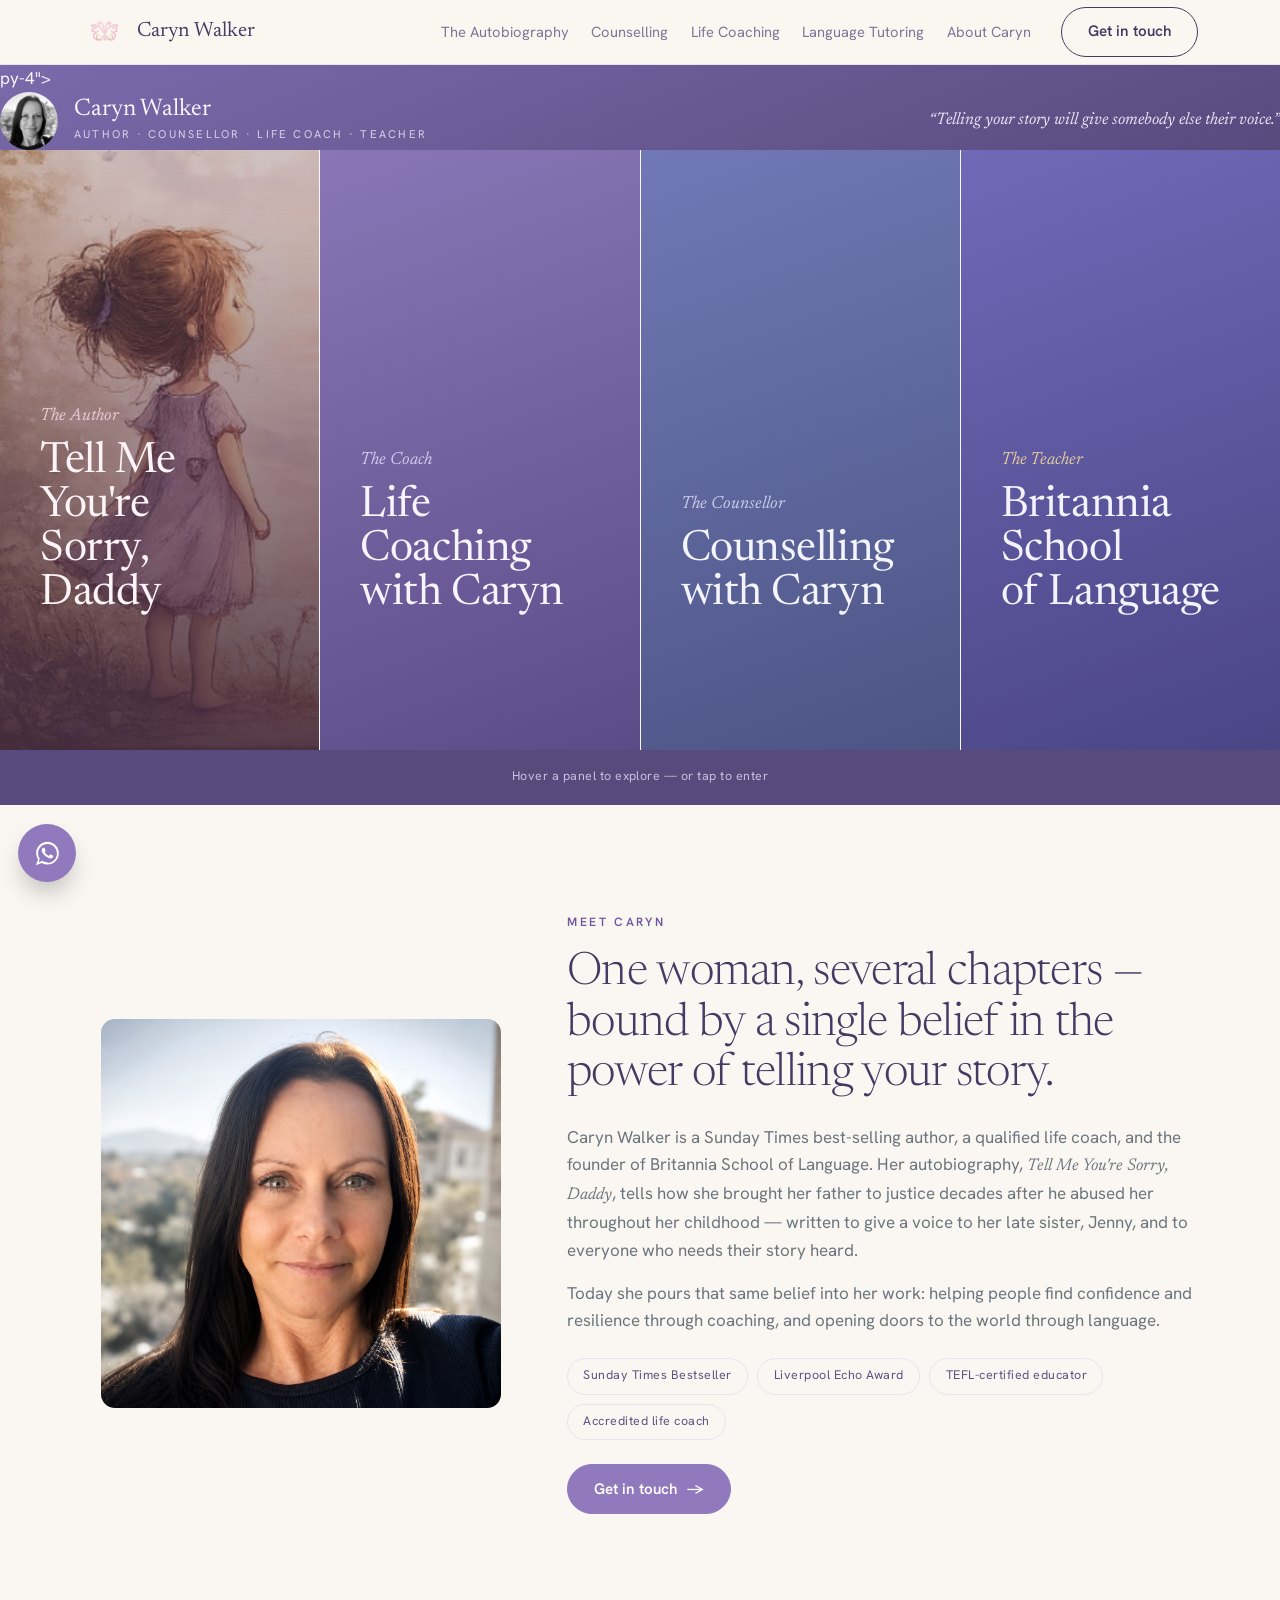
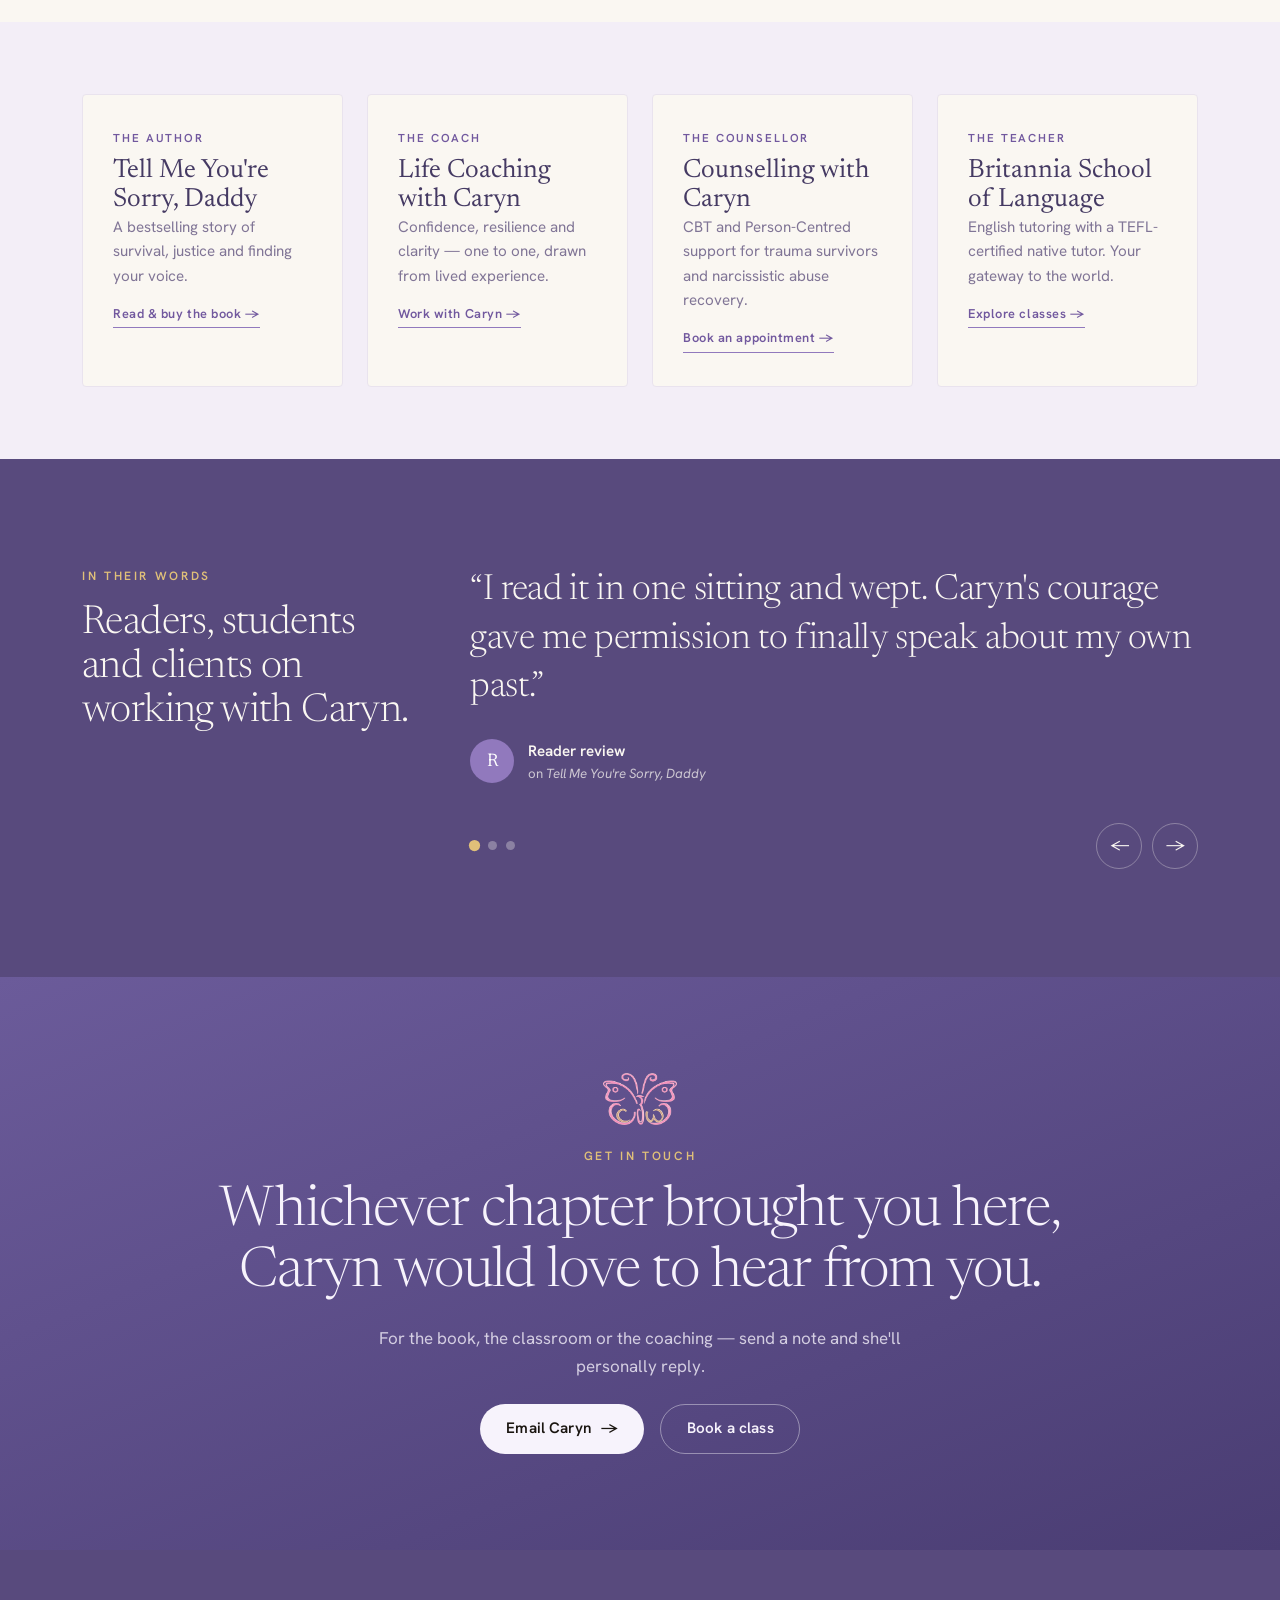
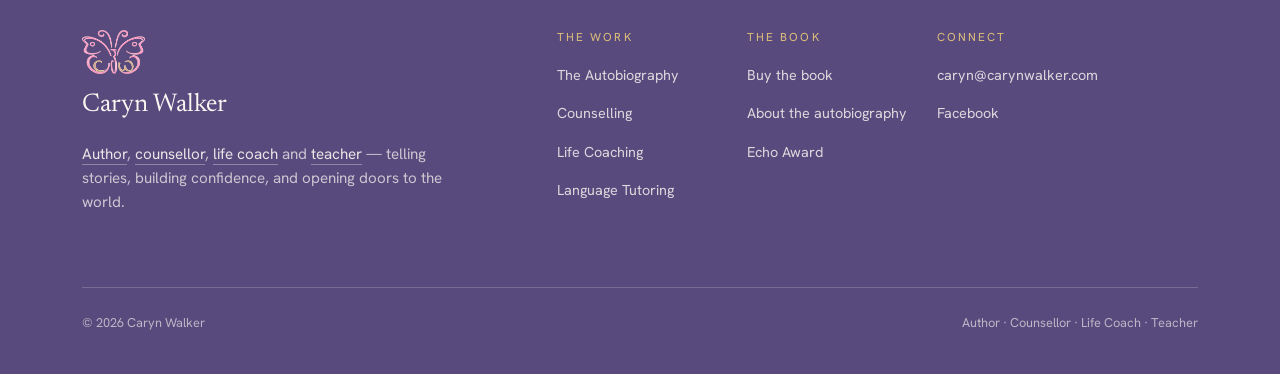
<file: index.html>
<!DOCTYPE html>
<html lang="en">
<head>
  <meta name="google-site-verification" content="V05CukFjIS9qyouxIbN4AzILINdHv7C33U_1fht4lvU" />
<meta charset="utf-8">
<meta name="viewport" content="width=device-width, initial-scale=1.0">
<link rel="icon" type="image/png" href="images/favicon.png">
<title>Caryn Walker — Author · Counsellor · Life Coach · Teacher</title>
<meta name="description" content="Caryn Walker — Sunday Times best-selling author of 'Tell Me You're Sorry, Daddy', qualified life coach, and founder of Britannia School of Language.">
<link rel="preconnect" href="https://fonts.googleapis.com">
<link rel="preconnect" href="https://fonts.gstatic.com" crossorigin>
<link href="https://fonts.googleapis.com/css2?family=Newsreader:ital,opsz,wght@0,6..72,300;0,6..72,400;0,6..72,500;1,6..72,300;1,6..72,400&family=Hanken+Grotesk:wght@300;400;500;600;700&display=swap" rel="stylesheet">
<link href="https://cdn.jsdelivr.net/npm/bootstrap@5.3.3/dist/css/bootstrap.min.css" rel="stylesheet">
<link href="css/style.css" rel="stylesheet">
<style>
  /* ---- triptych (landing only) ---- */
  .tri-band{ background:linear-gradient(158deg,#7b6aab,#584a7d); color:#f9f6fd; }
  .tri-band .pp{ width:58px; height:58px; border-radius:50%; object-fit:cover; object-position:center top; filter:grayscale(1); }
  .tri-band .nm{ font-family:var(--serif); font-size:1.5rem; line-height:1; }
  .tri-band .sb{ font-size:.7rem; letter-spacing:.2em; text-transform:uppercase; color:#d8cfe9; margin-top:.3rem; }
  .tri-band .tag{ font-family:var(--serif); font-style:italic; font-size:1.05rem; color:#eae3f5; }

  .tri{ display:flex; min-height:600px; }
  .tri-panel{ position:relative; flex:1; overflow:hidden; cursor:pointer; display:flex; flex-direction:column;
    justify-content:flex-end; padding:3rem 2.5rem; border-left:1px solid rgba(255,255,255,.1);
    color:#fff; transition:flex .55s cubic-bezier(.4,0,.1,1); }
  .tri-panel:first-child{ border-left:0; }
  .tri:hover .tri-panel{ flex:.72; }
  .tri .tri-panel:hover{ flex:1.9; }
  .tri-panel .bg{ position:absolute; inset:0; z-index:0; transition:transform .8s ease; }
  .tri-panel:hover .bg{ transform:scale(1.04); }
  .tri-panel > *{ position:relative; z-index:1; }
  .tri-panel .pn{ font-family:var(--serif); font-style:italic; font-size:1.1rem; opacity:.9; }
  .tri-panel h3{ font-family:var(--serif); font-weight:400; font-size:2.7rem; line-height:1.02; margin-top:.6rem; letter-spacing:-.01em; }
  .tri-panel p{ font-size:.95rem; line-height:1.55; max-width:30em; margin-top:1.1rem; opacity:0; max-height:0; transition:opacity .45s,max-height .45s; }
  .tri .tri-panel:hover p{ opacity:.92; max-height:140px; }
  .tri-panel .go{ margin-top:1.5rem; font-size:.78rem; letter-spacing:.16em; text-transform:uppercase;
    display:inline-flex; gap:.6rem; align-items:center; opacity:0; transition:opacity .4s .1s; font-weight:600; }
  .tri .tri-panel:hover .go{ opacity:1; }
  .p-author .bg{ background:linear-gradient(160deg,#a4738d,#6f4d67); } .p-author{ color:#fdf4f8; } .p-author .pn{ color:#f5d3df; }
  .p-author .bg{ background-image:linear-gradient(to top, rgba(70,45,64,.92) 0%, rgba(90,60,82,.62) 45%, rgba(120,90,110,.3) 100%), url("images/author-panel-bg.jpeg"); background-size:cover; background-position:center 22%; }
  .p-school .bg{ background:linear-gradient(160deg,#7069b8,#4a4585); } .p-school{ color:#f4f2fd; } .p-school .pn{ color:#f0d89b; }
  .p-coach  .bg{ background:linear-gradient(160deg,#8a76b6,#5b4c88); } .p-coach{ color:#f8f4fd; } .p-coach .pn{ color:#e2d2f3; }
  .p-counsel .bg{ background:linear-gradient(160deg,#7079b6,#4c5484); } .p-counsel{ color:#f3f4fc; } .p-counsel .pn{ color:#d3d9f0; }
  .tri-hint{ text-align:center; font-size:.78rem; letter-spacing:.04em; color:#c9bfe0; padding:1.1rem 0; background:#584a7d; }

  /* mobile: stacked, always-open blocks */
  @media (max-width:991.98px){
    .tri{ flex-direction:column; min-height:0; }
    .tri-panel{ flex:none !important; border-left:0; border-top:1px solid rgba(255,255,255,.1); padding:2.2rem 1.6rem; }
    .tri-panel:first-child{ border-top:0; }
    .tri-panel h3{ font-size:2rem; }
    .tri-panel p{ opacity:.9 !important; max-height:none !important; margin-top:.8rem; }
    .tri-panel .go{ opacity:1 !important; margin-top:1.1rem; }
    .tri-hint{ display:none; }
    .tri-band .tag{ display:none; }
  }
  .cred{ display:flex; flex-wrap:wrap; gap:.6rem; }
  .cred span{ font-size:.78rem; letter-spacing:.04em; border:1px solid var(--line); border-radius:100px; padding:.45rem .95rem; color:var(--ink-2); }
</style>
</head>
<body data-world="hub">

<!-- ============ NAV ============ -->
<nav class="navbar navbar-expand-lg sticky-top">
  <div class="container">
    <a class="navbar-brand" href="/">
      <img class="brand-mark" src="images/logo-dark.png" alt="">
      <span class="name">Caryn Walker</span>
    </a>
    <button class="navbar-toggler" type="button" data-bs-toggle="collapse" data-bs-target="#nav">
      <span class="navbar-toggler-icon"></span>
    </button>
    <div class="collapse navbar-collapse justify-content-end" id="nav">
      <ul class="navbar-nav">
        <li class="nav-item"><a class="nav-link" href="author.html">The Autobiography</a></li>
        <li class="nav-item"><a class="nav-link" href="counselling.html">Counselling</a></li>
        <li class="nav-item"><a class="nav-link" href="coaching.html">Life Coaching</a></li>
        <li class="nav-item"><a class="nav-link" href="tutoring.html">Language Tutoring</a></li>
        <li class="nav-item"><a class="nav-link" href="#about">About Caryn</a></li>
        <li class="nav-item nav-cta-wrap ms-lg-3"><a class="btn btn-outline-dark btn-sm" href="#contact">Get in touch</a></li>
      </ul>
    </div>
  </div>
</nav>

<!-- ============ TRIPTYCH HERO ============ -->
<header>
  <h1 class="visually-hidden">Caryn Walker — Author, Life Coach, Counsellor &amp; Language Tutor</h1>
  <div class="tri-band">py-4">
      <div class="d-flex flex-wrap align-items-center justify-content-between gap-3">
        <div class="d-flex align-items-center gap-3">
          <img class="pp" src="images/caryn-portrait.png" alt="Caryn Walker">
          <div>
            <div class="nm serif">Caryn Walker</div>
            <div class="sb">Author · Counsellor · Life Coach · Teacher</div>
          </div>
        </div>
        <div class="tag">“Telling your story will give somebody else their voice.”</div>
      </div>
    </div>
  </div>

  <div class="tri">
    <a class="tri-panel p-author" href="author.html">
      <div class="bg"></div>
      <div class="pn">The Author</div>
      <h3>Tell Me You're<br>Sorry, Daddy</h3>
      <p>The Sunday Times bestseller — surviving childhood abuse, and the fight to bring a father to justice decades on.</p>
      <span class="go">Read her story <span class="arr">→</span></span>
    </a>
    <a class="tri-panel p-coach" href="coaching.html">
      <div class="bg"></div>
      <div class="pn">The Coach</div>
      <h3>Life Coaching<br>with Caryn</h3>
      <p>Confidence, resilience and finding your voice — coaching drawn from a life of hard-won wisdom.</p>
      <span class="go">Work with Caryn <span class="arr">→</span></span>
    </a>
    <a class="tri-panel p-counsel" href="counselling.html">
      <div class="bg"></div>
      <div class="pn">The Counsellor</div>
      <h3>Counselling<br>with Caryn</h3>
      <p>CBT and Person-Centred counselling for trauma survivors and anyone leaving or understanding a narcissistic relationship.</p>
      <span class="go">Book a session <span class="arr">→</span></span>
    </a>
    <a class="tri-panel p-school" href="tutoring.html">
      <div class="bg"></div>
      <div class="pn">The Teacher</div>
      <h3>Britannia School<br>of Language</h3>
      <p>English tutoring with a TEFL-certified native tutor — one to one and in groups. Your gateway to the world.</p>
      <span class="go">Learn English <span class="arr">→</span></span>
    </a>
  </div>
  <div class="tri-hint d-none d-lg-block">Hover a panel to explore — or tap to enter</div>
</header>

<!-- ============ MEET CARYN ============ -->
<section class="section" id="about">
  <div class="container">
    <div class="row g-5 align-items-center">
      <div class="col-lg-5 reveal">
        <div class="framed mx-auto" style="max-width:400px;border-radius:14px;overflow:hidden;">
          <img src="images/caryn-portrait.png" alt="Caryn Walker">
        </div>
      </div>
      <div class="col-lg-7 reveal">
        <div class="eyebrow text-accent">Meet Caryn</div>
        <h2 class="serif mt-3 mb-4" style="font-size:clamp(30px,4vw,46px);font-weight:300;line-height:1.1;letter-spacing:-.015em;">
          One woman, several chapters — bound by a single belief in the power of telling your story.
        </h2>
        <p class="text-secondary mb-3" style="max-width:40em;">
          Caryn Walker is a Sunday Times best-selling author, a qualified life coach, and the founder of
          Britannia School of Language. Her autobiography, <em class="serif">Tell Me You're Sorry, Daddy</em>,
          tells how she brought her father to justice decades after he abused her throughout her childhood —
          written to give a voice to her late sister, Jenny, and to everyone who needs their story heard.
        </p>
        <p class="text-secondary mb-4" style="max-width:40em;">
          Today she pours that same belief into her work: helping people find confidence and resilience
          through coaching, and opening doors to the world through language.
        </p>
        <div class="cred mb-4">
          <span>Sunday Times Bestseller</span>
          <span>Liverpool Echo Award</span>
          <span>TEFL-certified educator</span>
          <span>Accredited life coach</span>
        </div>
        <a class="btn btn-primary" href="#contact">Get in touch <span class="arr">→</span></a>
      </div>
    </div>
  </div>
</section>

<!-- ============ THREE WAYS IN (quick links) ============ -->
<section class="section-sm" style="background:var(--paper-2);">
  <div class="container">
    <div class="row g-4">
      <div class="col-md-6 col-lg-3 reveal">
        <a href="author.html" class="d-block h-100 text-decoration-none">
          <div class="card h-100"><div class="card-body d-flex flex-column">
            <div class="tag">The Author</div>
            <h3 class="serif">Tell Me You're Sorry, Daddy</h3>
            <p>A bestselling story of survival, justice and finding your voice.</p>
            <span class="go">Read &amp; buy the book →</span>
          </div></div>
        </a>
      </div>
      <div class="col-md-6 col-lg-3 reveal">
        <a href="coaching.html" class="d-block h-100 text-decoration-none">
          <div class="card h-100"><div class="card-body d-flex flex-column">
            <div class="tag">The Coach</div>
            <h3 class="serif">Life Coaching with Caryn</h3>
            <p>Confidence, resilience and clarity — one to one, drawn from lived experience.</p>
            <span class="go">Work with Caryn →</span>
          </div></div>
        </a>
      </div>
      <div class="col-md-6 col-lg-3 reveal">
        <a href="counselling.html" class="d-block h-100 text-decoration-none">
          <div class="card h-100"><div class="card-body d-flex flex-column">
            <div class="tag">The Counsellor</div>
            <h3 class="serif">Counselling with Caryn</h3>
            <p>CBT and Person-Centred support for trauma survivors and narcissistic abuse recovery.</p>
            <span class="go">Book an appointment →</span>
          </div></div>
        </a>
      </div>
      <div class="col-md-6 col-lg-3 reveal">
        <a href="tutoring.html" class="d-block h-100 text-decoration-none">
          <div class="card h-100"><div class="card-body d-flex flex-column">
            <div class="tag">The Teacher</div>
            <h3 class="serif">Britannia School of Language</h3>
            <p>English tutoring with a TEFL-certified native tutor. Your gateway to the world.</p>
            <span class="go">Explore classes →</span>
          </div></div>
        </a>
      </div>
    </div>
  </div>
</section>

<!-- ============ TESTIMONIALS ============ -->
<section class="section tst">
  <div class="container">
    <div class="row g-5">
      <div class="col-lg-4 reveal">
        <div class="eyebrow">In their words</div>
        <h2 class="serif mt-3" style="font-size:clamp(28px,3.4vw,40px);font-weight:300;line-height:1.1;letter-spacing:-.015em;">
          Readers, students and clients on working with Caryn.
        </h2>
      </div>
      <div class="col-lg-8 reveal">
        <div id="tstCarousel" class="carousel slide" data-bs-ride="false">
          <div class="carousel-inner">
            <div class="carousel-item active">
              <blockquote class="serif">“I read it in one sitting and wept. Caryn's courage gave me permission to finally speak about my own past.”</blockquote>
              <div class="by"><span class="av serif">R</span><div><div class="nm">Reader review</div><div class="ro">on <em>Tell Me You're Sorry, Daddy</em></div></div></div>
            </div>
            <div class="carousel-item">
              <blockquote class="serif">“My English went from hesitant to genuinely confident in three months. Caryn makes you believe you can do it.”</blockquote>
              <div class="by"><span class="av serif">M</span><div><div class="nm">Marta K.</div><div class="ro">Britannia School student</div></div></div>
            </div>
            <div class="carousel-item">
              <blockquote class="serif">“Caryn helped me find a voice I didn't know I'd lost. I walk into rooms differently now.”</blockquote>
              <div class="by"><span class="av serif">J</span><div><div class="nm">James T.</div><div class="ro">Coaching client</div></div></div>
            </div>
          </div>
          <div class="tst-ctl">
            <div class="carousel-indicators tst-dots" role="tablist">
              <button type="button" data-bs-target="#tstCarousel" data-bs-slide-to="0" class="active" aria-label="1"></button>
              <button type="button" data-bs-target="#tstCarousel" data-bs-slide-to="1" aria-label="2"></button>
              <button type="button" data-bs-target="#tstCarousel" data-bs-slide-to="2" aria-label="3"></button>
            </div>
            <div class="tst-arrows">
              <button type="button" data-bs-target="#tstCarousel" data-bs-slide="prev" aria-label="Previous">←</button>
              <button type="button" data-bs-target="#tstCarousel" data-bs-slide="next" aria-label="Next">→</button>
            </div>
          </div>
        </div>
      </div>
    </div>
  </div>
</section>

<!-- ============ CONTACT CTA ============ -->
<section class="cta-band" id="contact">
  <div class="container">
    <div class="reveal">
      <img class="cta-mark d-block" src="images/logo.png" alt="">
      <div class="eyebrow" style="color:var(--hero-eye);">Get in touch</div>
      <h2 class="mt-3">Whichever chapter brought you here, Caryn would love to hear from you.</h2>
      <p>For the book, the classroom or the coaching — send a note and she'll personally reply.</p>
      <div class="d-flex gap-3 justify-content-center flex-wrap mt-4">
        <a class="btn btn-paper" href="mailto:caryn@carynwalker.com">Email Caryn <span class="arr">→</span></a>
        <a class="btn btn-on-dark" href="tutoring.html">Book a class</a>
      </div>
    </div>
  </div>
</section>

<!-- ============ FOOTER ============ -->
<footer class="site-foot">
  <div class="container">
    <div class="row g-4">
      <div class="col-lg-5 col-6">
        <img class="foot-mark" src="images/logo.png" alt="">
        <div class="name serif">Caryn Walker</div>
        <p class="blurb"><a href="author.html">Author</a>, <a href="counselling.html">counsellor</a>, <a href="coaching.html">life coach</a> and <a href="tutoring.html">teacher</a> — telling stories, building confidence, and opening doors to the world.</p>
      </div>
      <div class="col-lg-2 col-6">
        <h4>The Work</h4>
        <ul>
          <li><a href="author.html">The Autobiography</a></li>
          <li><a href="counselling.html">Counselling</a></li>
          <li><a href="coaching.html">Life Coaching</a></li>
          <li><a href="tutoring.html">Language Tutoring</a></li>
        </ul>
      </div>
      <div class="col-lg-2 col-6">
        <h4>The Book</h4>
        <ul>
          <li><a href="author.html#buy">Buy the book</a></li>
          <li><a href="author.html#about-book">About the autobiography</a></li>
          <li><a href="author.html#award">Echo Award</a></li>
        </ul>
      </div>
      <div class="col-lg-3 col-6">
        <h4>Connect</h4>
        <ul>
          <li><a href="mailto:caryn@carynwalker.com">caryn@carynwalker.com</a></li>
          <li><a href="https://www.facebook.com/CarynWalkerAuthor/" target="_blank" rel="noopener">Facebook</a></li>
        </ul>
      </div>
    </div>
    <div class="base">
      <span>© <span data-year>2026</span> Caryn Walker</span>
      <span><a href="author.html">Author</a> · <a href="counselling.html">Counsellor</a> · <a href="coaching.html">Life Coach</a> · <a href="tutoring.html">Teacher</a></span>
    </div>
  </div>
</footer>

<script src="https://cdn.jsdelivr.net/npm/bootstrap@5.3.3/dist/js/bootstrap.bundle.min.js"></script>
<a class="wa-btn" href="https://wa.me/447387612409" target="_blank" rel="noopener" aria-label="Message Caryn on WhatsApp"><span class="wa-tip">Message Caryn</span><svg viewBox="0 0 32 32" fill="currentColor" aria-hidden="true"><path d="M16.004 3C9.096 3 3.5 8.596 3.5 15.504c0 2.61.79 5.036 2.144 7.05L3 29l6.62-2.586a12.44 12.44 0 0 0 6.384 1.744h.005c6.907 0 12.503-5.596 12.503-12.504C28.512 8.746 22.916 3.15 16.004 3zm0 22.77h-.004a10.36 10.36 0 0 1-5.29-1.45l-.38-.226-3.93 1.535 1.05-3.828-.248-.393a10.24 10.24 0 0 1-1.58-5.463c0-5.71 4.65-10.36 10.386-10.36 2.773 0 5.38 1.082 7.34 3.046a10.31 10.31 0 0 1 3.043 7.325c0 5.71-4.65 10.36-10.386 10.36zm5.687-7.766c-.312-.156-1.846-.91-2.132-1.014-.286-.104-.494-.156-.702.156-.208.312-.806 1.014-.988 1.222-.182.208-.364.234-.676.078-.312-.156-1.317-.485-2.508-1.548-.927-.827-1.553-1.848-1.735-2.16-.182-.312-.02-.48.137-.636.14-.14.312-.364.468-.546.156-.182.208-.312.312-.52.104-.208.052-.39-.026-.546-.078-.156-.702-1.692-.962-2.318-.253-.61-.51-.527-.702-.537l-.598-.01c-.208 0-.546.078-.832.39-.286.312-1.09 1.065-1.09 2.6 0 1.534 1.116 3.017 1.272 3.225.156.208 2.196 3.354 5.32 4.702.744.321 1.324.513 1.777.657.746.237 1.425.204 1.962.124.599-.09 1.846-.755 2.106-1.485.26-.73.26-1.355.182-1.485-.078-.13-.286-.208-.598-.364z"/></svg></a>
<script src="js/site.js"></script>
</body>
</html>
</file>
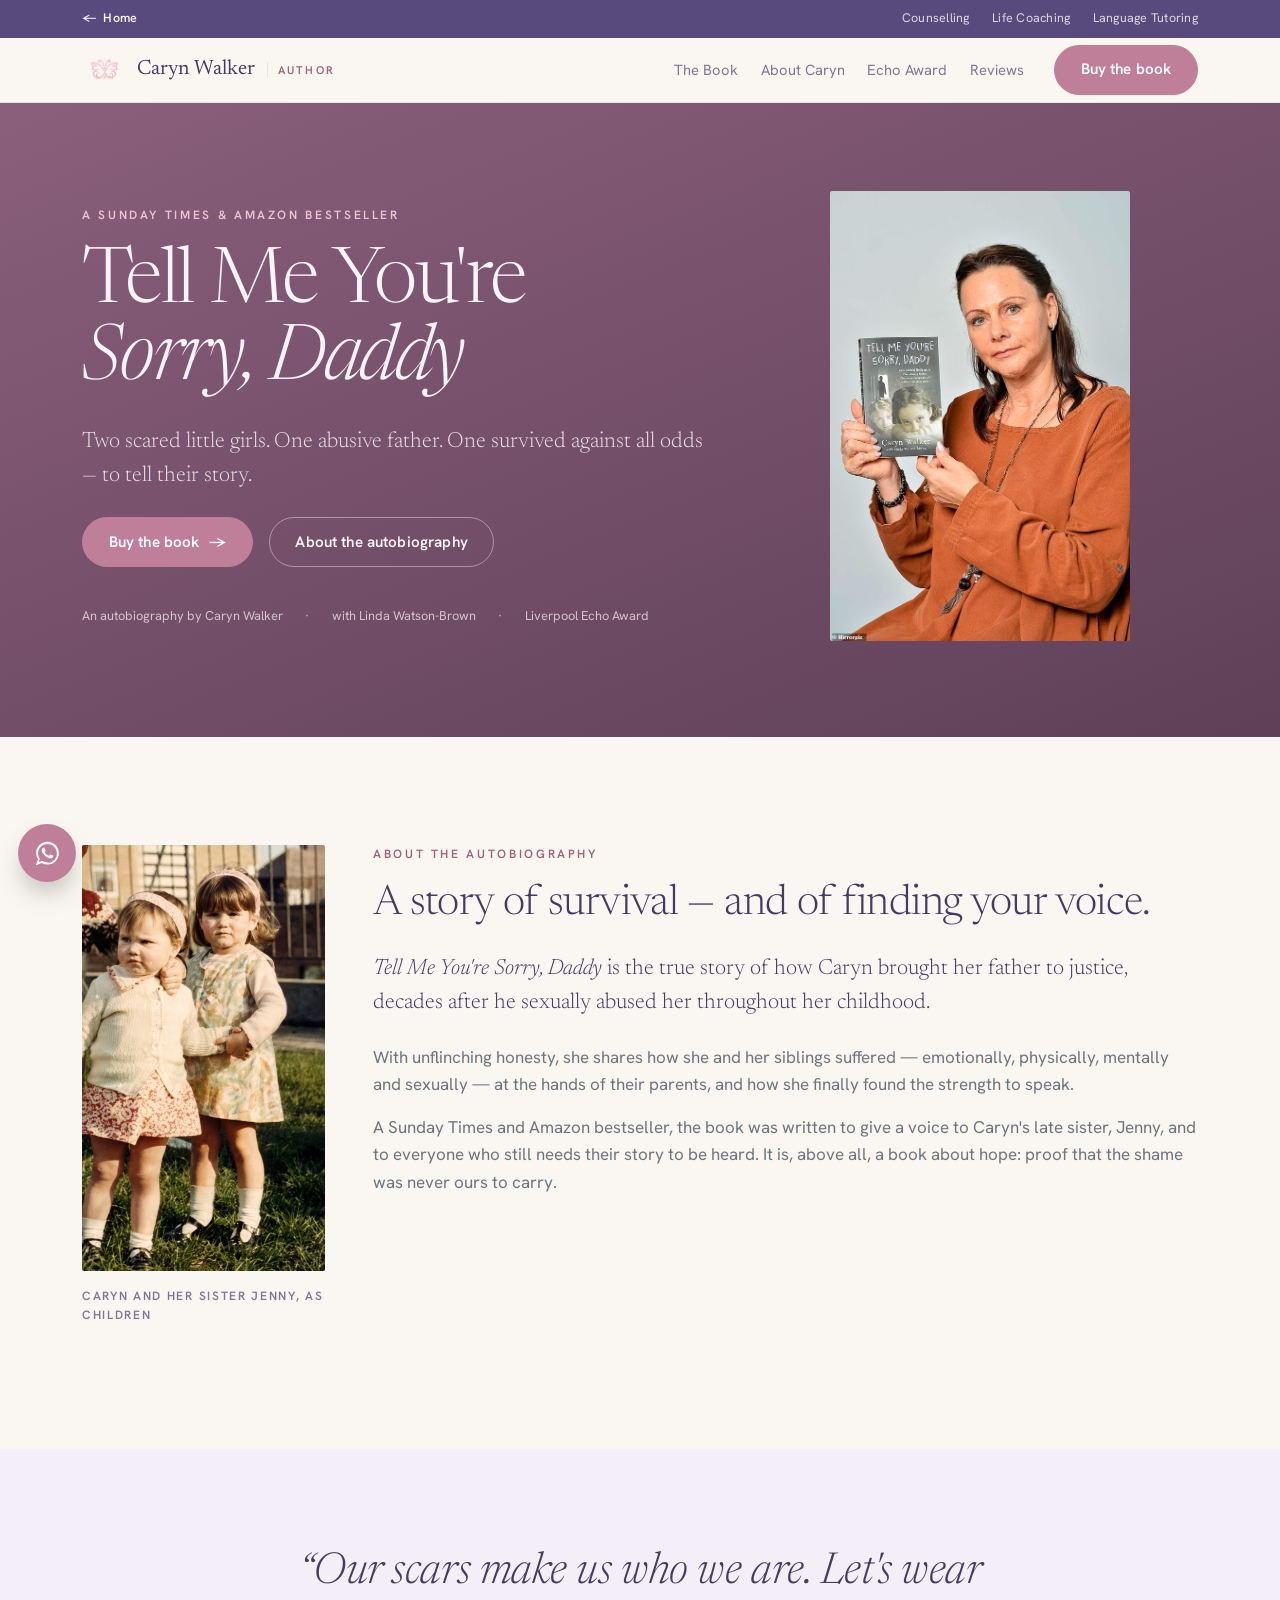
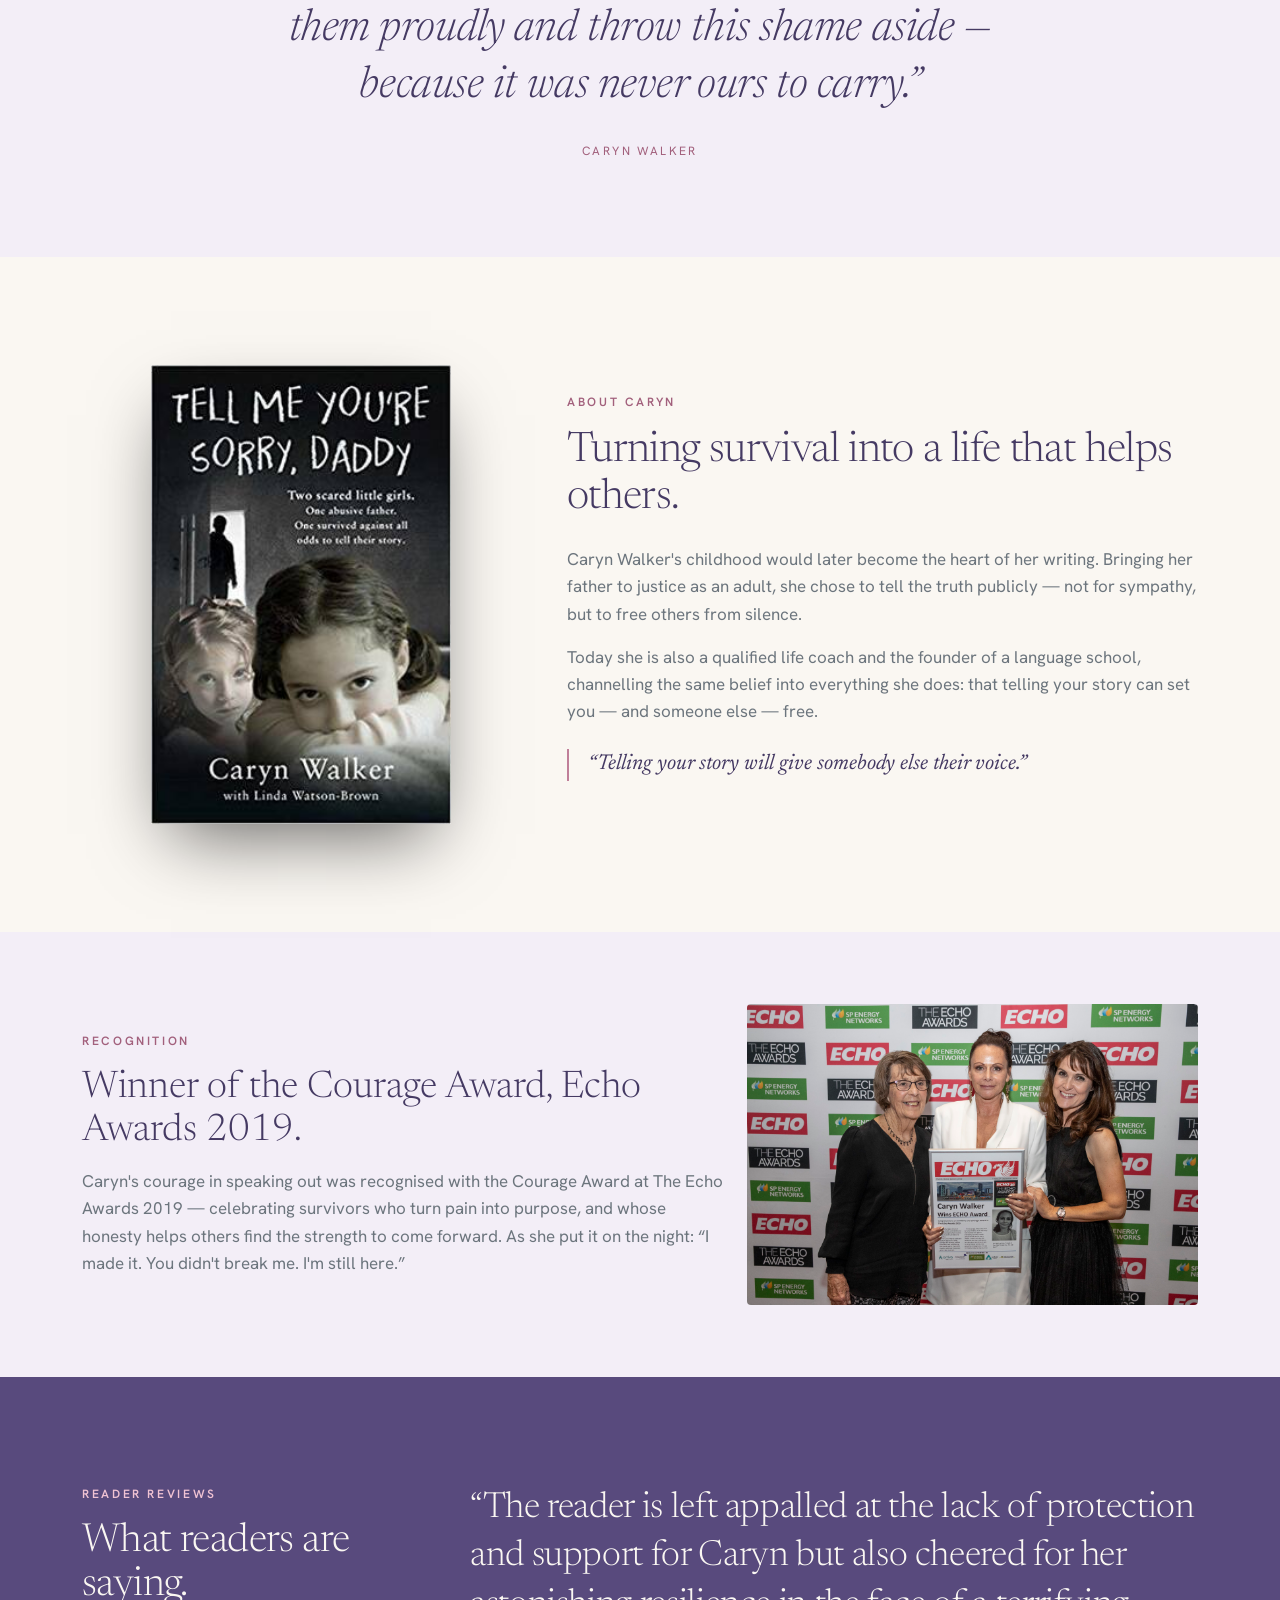
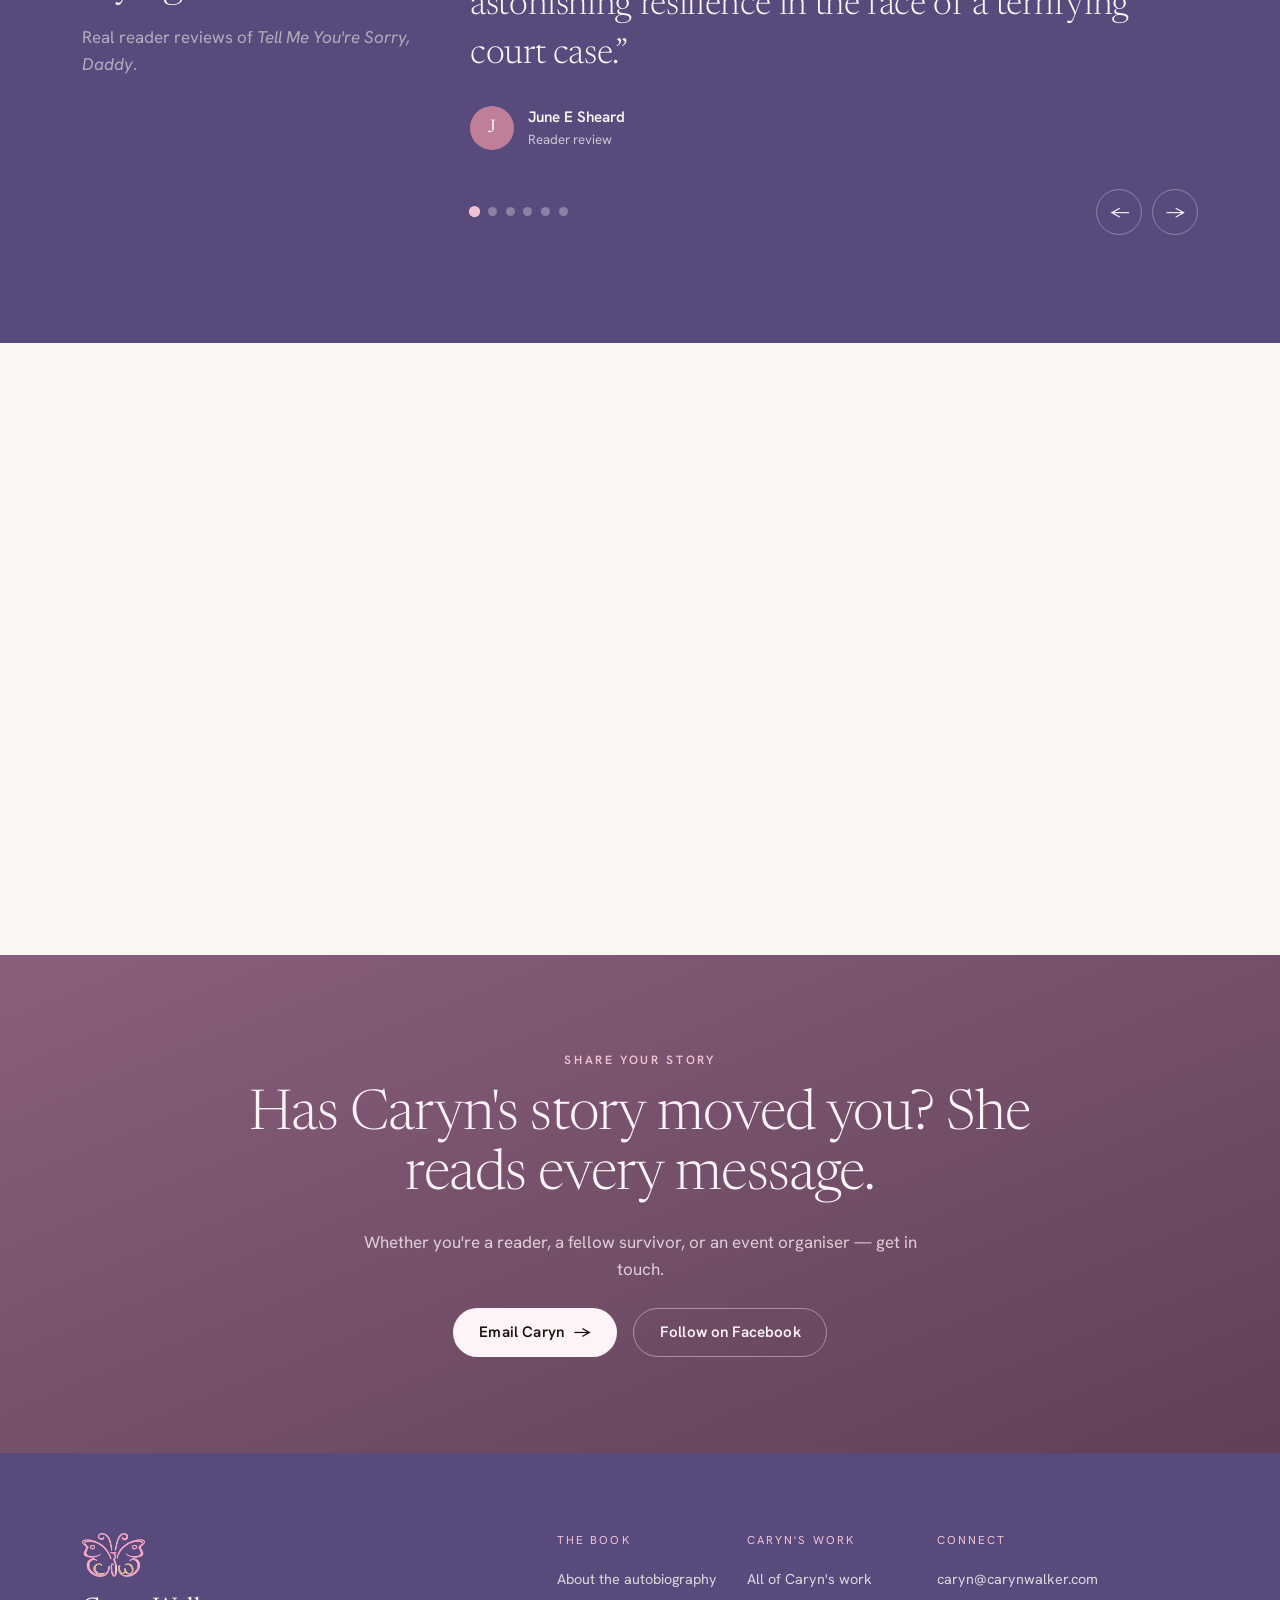
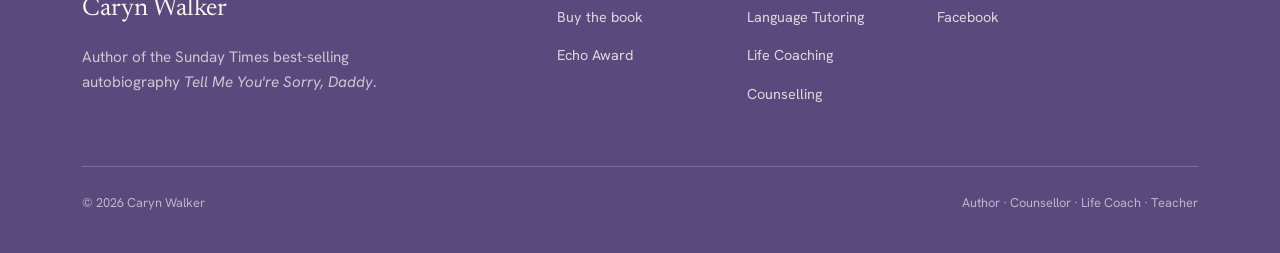
<file: author.html>
<!DOCTYPE html>
<html lang="en">
<head>
<meta charset="utf-8">
<meta name="viewport" content="width=device-width, initial-scale=1.0">
<link rel="icon" type="image/png" href="images/favicon.png">
<title>Tell Me You're Sorry, Daddy — Caryn Walker, Author</title>
<meta name="description" content="The Sunday Times best-selling autobiography by Caryn Walker. A story of surviving childhood abuse, finding justice, and giving a voice to those who need their stories heard.">
<link rel="preconnect" href="https://fonts.googleapis.com">
<link rel="preconnect" href="https://fonts.gstatic.com" crossorigin>
<link href="https://fonts.googleapis.com/css2?family=Newsreader:ital,opsz,wght@0,6..72,300;0,6..72,400;0,6..72,500;1,6..72,300;1,6..72,400&family=Hanken+Grotesk:wght@300;400;500;600;700&display=swap" rel="stylesheet">
<link href="https://cdn.jsdelivr.net/npm/bootstrap@5.3.3/dist/css/bootstrap.min.css" rel="stylesheet">
<link href="css/style.css" rel="stylesheet">
</head>
<body data-world="author">

<!-- ============ UTILITY BAR ============ -->
<div class="site-head">
<div class="util-bar"><div class="container"><div class="inner"><a class="home" href="/"><span>←</span> Home</a><a href="counselling.html">Counselling</a><a href="coaching.html">Life Coaching</a><a href="tutoring.html">Language Tutoring</a></div></div></div>

<!-- ============ NAV ============ -->
<nav class="navbar navbar-expand-lg sticky-top">
  <div class="container">
    <a class="navbar-brand" href="/">
      <img class="brand-mark" src="images/logo-dark.png" alt="">
      <span class="name">Caryn Walker</span>
      <span class="sep"></span>
      <span class="world">Author</span>
    </a>
    <button class="navbar-toggler" type="button" data-bs-toggle="collapse" data-bs-target="#nav">
      <span class="navbar-toggler-icon"></span>
    </button>
    <div class="collapse navbar-collapse justify-content-end" id="nav">
      <ul class="navbar-nav">
        <li class="nav-item"><a class="nav-link" href="#about-book">The Book</a></li>
        <li class="nav-item"><a class="nav-link" href="#about">About Caryn</a></li>
        <li class="nav-item"><a class="nav-link" href="#award">Echo Award</a></li>
        <li class="nav-item"><a class="nav-link" href="#reviews">Reviews</a></li>
        <li class="nav-item nav-cta-wrap ms-lg-3"><a class="btn btn-primary btn-sm" href="#buy">Buy the book</a></li>
      </ul>
    </div>
  </div>
</nav>
</div>

<!-- ============ HERO ============ -->
<header class="hero">
  <div class="container">
    <div class="row g-5 align-items-center" style="padding:5.5rem 0 6rem;">
      <div class="col-lg-7 order-2 order-lg-1">
        <div class="eyebrow">A Sunday Times &amp; Amazon Bestseller</div>
        <h1>Tell Me You're<br><em>Sorry, Daddy</em></h1>
        <p class="lede">Two scared little girls. One abusive father. One survived against all odds — to tell their story.</p>
        <div class="d-flex flex-wrap gap-3 mt-4">
          <a class="btn btn-primary" href="#buy">Buy the book <span class="arr">→</span></a>
          <a class="btn btn-on-dark" href="#about-book">About the autobiography</a>
        </div>
        <div class="meta">
          <span>An autobiography by Caryn Walker</span>
          <span>·</span>
          <span>with Linda Watson-Brown</span>
          <span>·</span>
          <span>Liverpool Echo Award</span>
        </div>
      </div>
      <div class="col-lg-5 order-1 order-lg-2 text-center">
        <div class="framed d-inline-block" style="max-width:300px;">
          <img src="images/caryn-with-book.jpeg" alt="Caryn Walker holding Tell Me You're Sorry, Daddy">
        </div>
      </div>
    </div>
  </div>
</header>

<!-- ============ ABOUT THE BOOK ============ -->
<section class="section" id="about-book">
  <div class="container">
    <div class="row g-5">
      <div class="col-lg-3 col-md-4 reveal">
        <div class="framed">
          <img src="images/caryn-and-jenny.png" alt="Caryn as a young child with her sister Jenny">
        </div>
        <p class="eyebrow mt-3" style="color:var(--soft);letter-spacing:.14em;">Caryn and her sister Jenny, as children</p>
      </div>
      <div class="col-lg-9 col-md-8 reveal">
        <div class="eyebrow text-accent">About the autobiography</div>
        <h2 class="serif mt-3 mb-4" style="font-size:clamp(28px,3.6vw,42px);font-weight:300;line-height:1.12;letter-spacing:-.015em;">
          A story of survival — and of finding your voice.
        </h2>
        <p class="lead-serif mb-4">
          <em>Tell Me You're Sorry, Daddy</em> is the true story of how Caryn brought her father to
          justice, decades after he sexually abused her throughout her childhood.
        </p>
        <p class="text-secondary mb-3">
          With unflinching honesty, she shares how she and her siblings suffered — emotionally,
          physically, mentally and sexually — at the hands of their parents, and how she finally
          found the strength to speak.
        </p>
        <p class="text-secondary mb-0">
          A Sunday Times and Amazon bestseller, the book was written to give a voice to Caryn's late
          sister, Jenny, and to everyone who still needs their story to be heard. It is, above all,
          a book about hope: proof that the shame was never ours to carry.
        </p>
      </div>
    </div>
  </div>
</section>

<!-- ============ SCARS PULL QUOTE ============ -->
<section class="pull" style="background:var(--paper-2);">
  <div class="container reveal">
    <blockquote class="serif">“Our scars make us who we are. Let's wear them proudly and throw this shame aside — because it was never ours to carry.”</blockquote>
    <cite>Caryn Walker</cite>
  </div>
</section>

<!-- ============ ABOUT CARYN ============ -->
<section class="section" id="about">
  <div class="container">
    <div class="row g-5 align-items-center">
      <div class="col-lg-5 reveal">
        <div class="framed book mx-auto" style="max-width:300px;">
          <img src="images/book-cover.jpg" alt="Tell Me You're Sorry, Daddy — book cover">
        </div>
      </div>
      <div class="col-lg-7 reveal">
        <div class="eyebrow text-accent">About Caryn</div>
        <h2 class="serif mt-3 mb-4" style="font-size:clamp(28px,3.6vw,42px);font-weight:300;line-height:1.12;letter-spacing:-.015em;">
          Turning survival into a life that helps others.
        </h2>
        <p class="text-secondary mb-3" style="max-width:40em;">
          Caryn Walker's childhood would later become the
          heart of her writing. Bringing her father to justice as an adult, she chose to tell the
          truth publicly — not for sympathy, but to free others from silence.
        </p>
        <p class="text-secondary mb-4" style="max-width:40em;">
          Today she is also a qualified life coach and the founder of a language school, channelling
          the same belief into everything she does: that telling your story can set you — and someone
          else — free.
        </p>
        <blockquote class="serif fst-italic" style="font-size:1.35rem;line-height:1.45;border-left:2px solid var(--accent);padding-left:1.2rem;max-width:30em;">
          “Telling your story will give somebody else their voice.”
        </blockquote>
      </div>
    </div>
  </div>
</section>

<!-- ============ ECHO AWARD ============ -->
<section class="section-sm" id="award" style="background:var(--paper-2);">
  <div class="container">
    <div class="row g-4 align-items-center">
      <div class="col-lg-7 reveal">
        <div class="eyebrow text-accent">Recognition</div>
        <h2 class="serif mt-3 mb-3" style="font-size:clamp(26px,3.2vw,38px);font-weight:300;line-height:1.12;">
          Winner of the Courage Award, Echo Awards 2019.
        </h2>
        <p class="text-secondary mb-0" style="max-width:42em;">
          Caryn's courage in speaking out was recognised with the Courage Award at The Echo Awards
          2019 — celebrating survivors who turn pain into purpose, and whose honesty helps others
          find the strength to come forward. As she put it on the night: “I made it. You didn't
          break me. I'm still here.”
        </p>
      </div>
      <div class="col-lg-5 reveal">
        <div class="framed">
          <img src="images/echo-award.jpg" alt="Caryn Walker accepting the Courage Award at The Echo Awards 2019" style="border-radius:4px;">
        </div>
      </div>
    </div>
  </div>
</section>

<!-- ============ REVIEWS ============ -->
<section class="section tst" id="reviews">
  <div class="container">
    <div class="row g-5">
      <div class="col-lg-4 reveal">
        <div class="eyebrow">Reader reviews</div>
        <h2 class="serif mt-3" style="font-size:clamp(28px,3.4vw,40px);font-weight:300;line-height:1.1;letter-spacing:-.015em;">
          What readers are saying.
        </h2>
        <p class="mt-3" style="color:rgba(244,239,230,.6);max-width:26em;">Real reader reviews of <em>Tell Me You're Sorry, Daddy</em>.</p>
      </div>
      <div class="col-lg-8 reveal">
        <div id="tstCarousel" class="carousel slide" data-bs-ride="false">
          <div class="carousel-inner">
            <div class="carousel-item active">
              <blockquote class="serif">“The reader is left appalled at the lack of protection and support for Caryn but also cheered for her astonishing resilience in the face of a terrifying court case.”</blockquote>
              <div class="by"><span class="av serif">J</span><div><div class="nm">June E Sheard</div><div class="ro">Reader review</div></div></div>
            </div>
            <div class="carousel-item">
              <blockquote class="serif">“As a student nurse, this book has taught me the importance of recognizing signs of emotional and physical abuse in children that can continue into adulthood.”</blockquote>
              <div class="by"><span class="av serif">Z</span><div><div class="nm">Zoe Etherington</div><div class="ro">Reader review</div></div></div>
            </div>
            <div class="carousel-item">
              <blockquote class="serif">“Very honest and open — no flowery gimmicks or promised happy endings, but facts and personal account. A good insight into the side you don't see. A riveting read.”</blockquote>
              <div class="by"><span class="av serif">A</span><div><div class="nm">Anonymous</div><div class="ro">Reader review</div></div></div>
            </div>
            <div class="carousel-item">
              <blockquote class="serif">“Caryn, believe me when I tell you that you were loved and worthy then — not by your parents, but definitely by your siblings, your extended family and your small group of friends — and you are very much loved and worthy now.”</blockquote>
              <div class="by"><span class="av serif">T</span><div><div class="nm">Tracy Hughes</div><div class="ro">Reader review</div></div></div>
            </div>
            <div class="carousel-item">
              <blockquote class="serif">“From the very first page Caryn shares her most harrowingly honest story and in turn keeps her promise to keep Jenny's memory alive.”</blockquote>
              <div class="by"><span class="av serif">S</span><div><div class="nm">Sarah</div><div class="ro">Reader review</div></div></div>
            </div>
            <div class="carousel-item">
              <blockquote class="serif">“I couldn't put this book down — I read it in one night, which is something I have never done. This is the most sincere and genuine book I have ever read.”</blockquote>
              <div class="by"><span class="av serif">V</span><div><div class="nm">Vicki</div><div class="ro">Reader review</div></div></div>
            </div>
          </div>
          <div class="tst-ctl">
            <div class="carousel-indicators tst-dots">
              <button type="button" data-bs-target="#tstCarousel" data-bs-slide-to="0" class="active" aria-label="1"></button>
              <button type="button" data-bs-target="#tstCarousel" data-bs-slide-to="1" aria-label="2"></button>
              <button type="button" data-bs-target="#tstCarousel" data-bs-slide-to="2" aria-label="3"></button>
              <button type="button" data-bs-target="#tstCarousel" data-bs-slide-to="3" aria-label="4"></button>
              <button type="button" data-bs-target="#tstCarousel" data-bs-slide-to="4" aria-label="5"></button>
              <button type="button" data-bs-target="#tstCarousel" data-bs-slide-to="5" aria-label="6"></button>
            </div>
            <div class="tst-arrows">
              <button type="button" data-bs-target="#tstCarousel" data-bs-slide="prev" aria-label="Previous">←</button>
              <button type="button" data-bs-target="#tstCarousel" data-bs-slide="next" aria-label="Next">→</button>
            </div>
          </div>
        </div>
      </div>
    </div>
  </div>
</section>

<!-- ============ BUY THE BOOK ============ -->
<section class="section" id="buy">
  <div class="container">
    <div class="row g-5 align-items-center">
      <div class="col-lg-4 reveal text-center">
        <div class="framed book d-inline-block" style="max-width:260px;">
          <img src="images/book-cover.jpg" alt="Tell Me You're Sorry, Daddy">
        </div>
      </div>
      <div class="col-lg-8 reveal">
        <div class="eyebrow text-accent">Buy the book</div>
        <h2 class="serif mt-3 mb-3" style="font-size:clamp(28px,3.4vw,42px);font-weight:300;line-height:1.1;letter-spacing:-.015em;">
          Available in paperback, ebook &amp; audiobook.
        </h2>
        <p class="text-secondary mb-4" style="max-width:38em;">Available on Amazon worldwide.</p>
        <div class="d-flex flex-wrap gap-3">
          <a class="retailer" href="https://amzn.eu/d/02B4oLEf" target="_blank" rel="noopener"><span class="k">Amazon</span><span class="v">UK</span></a>
          <a class="retailer" href="https://a.co/d/04iiNsoE" target="_blank" rel="noopener"><span class="k">Amazon</span><span class="v">US</span></a>
          <a class="retailer" href="https://amzn.eu/d/02vbWjwZ" target="_blank" rel="noopener"><span class="k">Amazon</span><span class="v">French edition</span></a>
          <a class="retailer" href="https://a.co/d/08zbeMSc" target="_blank" rel="noopener"><span class="k">Amazon</span><span class="v">Swedish edition</span></a>
        </div>
      </div>
    </div>
  </div>
</section>

<!-- ============ CTA ============ -->
<section class="cta-band">
  <div class="container reveal">
    <div class="eyebrow" style="color:var(--hero-eye);">Share your story</div>
    <h2 class="mt-3">Has Caryn's story moved you? She reads every message.</h2>
    <p>Whether you're a reader, a fellow survivor, or an event organiser — get in touch.</p>
    <div class="d-flex gap-3 justify-content-center flex-wrap mt-4">
      <a class="btn btn-paper" href="mailto:caryn@carynwalker.com">Email Caryn <span class="arr">→</span></a>
      <a class="btn btn-on-dark" href="https://www.facebook.com/CarynWalkerAuthor/" target="_blank" rel="noopener">Follow on Facebook</a>
    </div>
  </div>
</section>

<!-- ============ FOOTER ============ -->
<footer class="site-foot">
  <div class="container">
    <div class="row g-4">
      <div class="col-lg-5 col-6">
        <img class="foot-mark" src="images/logo.png" alt="">
        <div class="name serif">Caryn Walker</div>
        <p class="blurb">Author of the Sunday Times best-selling autobiography <em>Tell Me You're Sorry, Daddy</em>.</p>
      </div>
      <div class="col-lg-2 col-6">
        <h4>The Book</h4>
        <ul>
          <li><a href="#about-book">About the autobiography</a></li>
          <li><a href="#buy">Buy the book</a></li>
          <li><a href="#award">Echo Award</a></li>
        </ul>
      </div>
      <div class="col-lg-2 col-6">
        <h4>Caryn's Work</h4>
        <ul>
          <li><a href="/">All of Caryn's work</a></li>
          <li><a href="tutoring.html">Language Tutoring</a></li>
          <li><a href="coaching.html">Life Coaching</a></li>
          <li><a href="counselling.html">Counselling</a></li>
        </ul>
      </div>
      <div class="col-lg-3 col-6">
        <h4>Connect</h4>
        <ul>
          <li><a href="mailto:caryn@carynwalker.com">caryn@carynwalker.com</a></li>
          <li><a href="https://www.facebook.com/CarynWalkerAuthor/" target="_blank" rel="noopener">Facebook</a></li>
        </ul>
      </div>
    </div>
    <div class="base">
      <span>© <span data-year>2026</span> Caryn Walker</span>
      <span>Author · Counsellor · Life Coach · Teacher</span>
    </div>
  </div>
</footer>

<script src="https://cdn.jsdelivr.net/npm/bootstrap@5.3.3/dist/js/bootstrap.bundle.min.js"></script>
<a class="wa-btn" href="https://wa.me/447387612409" target="_blank" rel="noopener" aria-label="Message Caryn on WhatsApp"><span class="wa-tip">Message Caryn</span><svg viewBox="0 0 32 32" fill="currentColor" aria-hidden="true"><path d="M16.004 3C9.096 3 3.5 8.596 3.5 15.504c0 2.61.79 5.036 2.144 7.05L3 29l6.62-2.586a12.44 12.44 0 0 0 6.384 1.744h.005c6.907 0 12.503-5.596 12.503-12.504C28.512 8.746 22.916 3.15 16.004 3zm0 22.77h-.004a10.36 10.36 0 0 1-5.29-1.45l-.38-.226-3.93 1.535 1.05-3.828-.248-.393a10.24 10.24 0 0 1-1.58-5.463c0-5.71 4.65-10.36 10.386-10.36 2.773 0 5.38 1.082 7.34 3.046a10.31 10.31 0 0 1 3.043 7.325c0 5.71-4.65 10.36-10.386 10.36zm5.687-7.766c-.312-.156-1.846-.91-2.132-1.014-.286-.104-.494-.156-.702.156-.208.312-.806 1.014-.988 1.222-.182.208-.364.234-.676.078-.312-.156-1.317-.485-2.508-1.548-.927-.827-1.553-1.848-1.735-2.16-.182-.312-.02-.48.137-.636.14-.14.312-.364.468-.546.156-.182.208-.312.312-.52.104-.208.052-.39-.026-.546-.078-.156-.702-1.692-.962-2.318-.253-.61-.51-.527-.702-.537l-.598-.01c-.208 0-.546.078-.832.39-.286.312-1.09 1.065-1.09 2.6 0 1.534 1.116 3.017 1.272 3.225.156.208 2.196 3.354 5.32 4.702.744.321 1.324.513 1.777.657.746.237 1.425.204 1.962.124.599-.09 1.846-.755 2.106-1.485.26-.73.26-1.355.182-1.485-.078-.13-.286-.208-.598-.364z"/></svg></a>
<script src="js/site.js"></script>
</body>
</html>
</file>
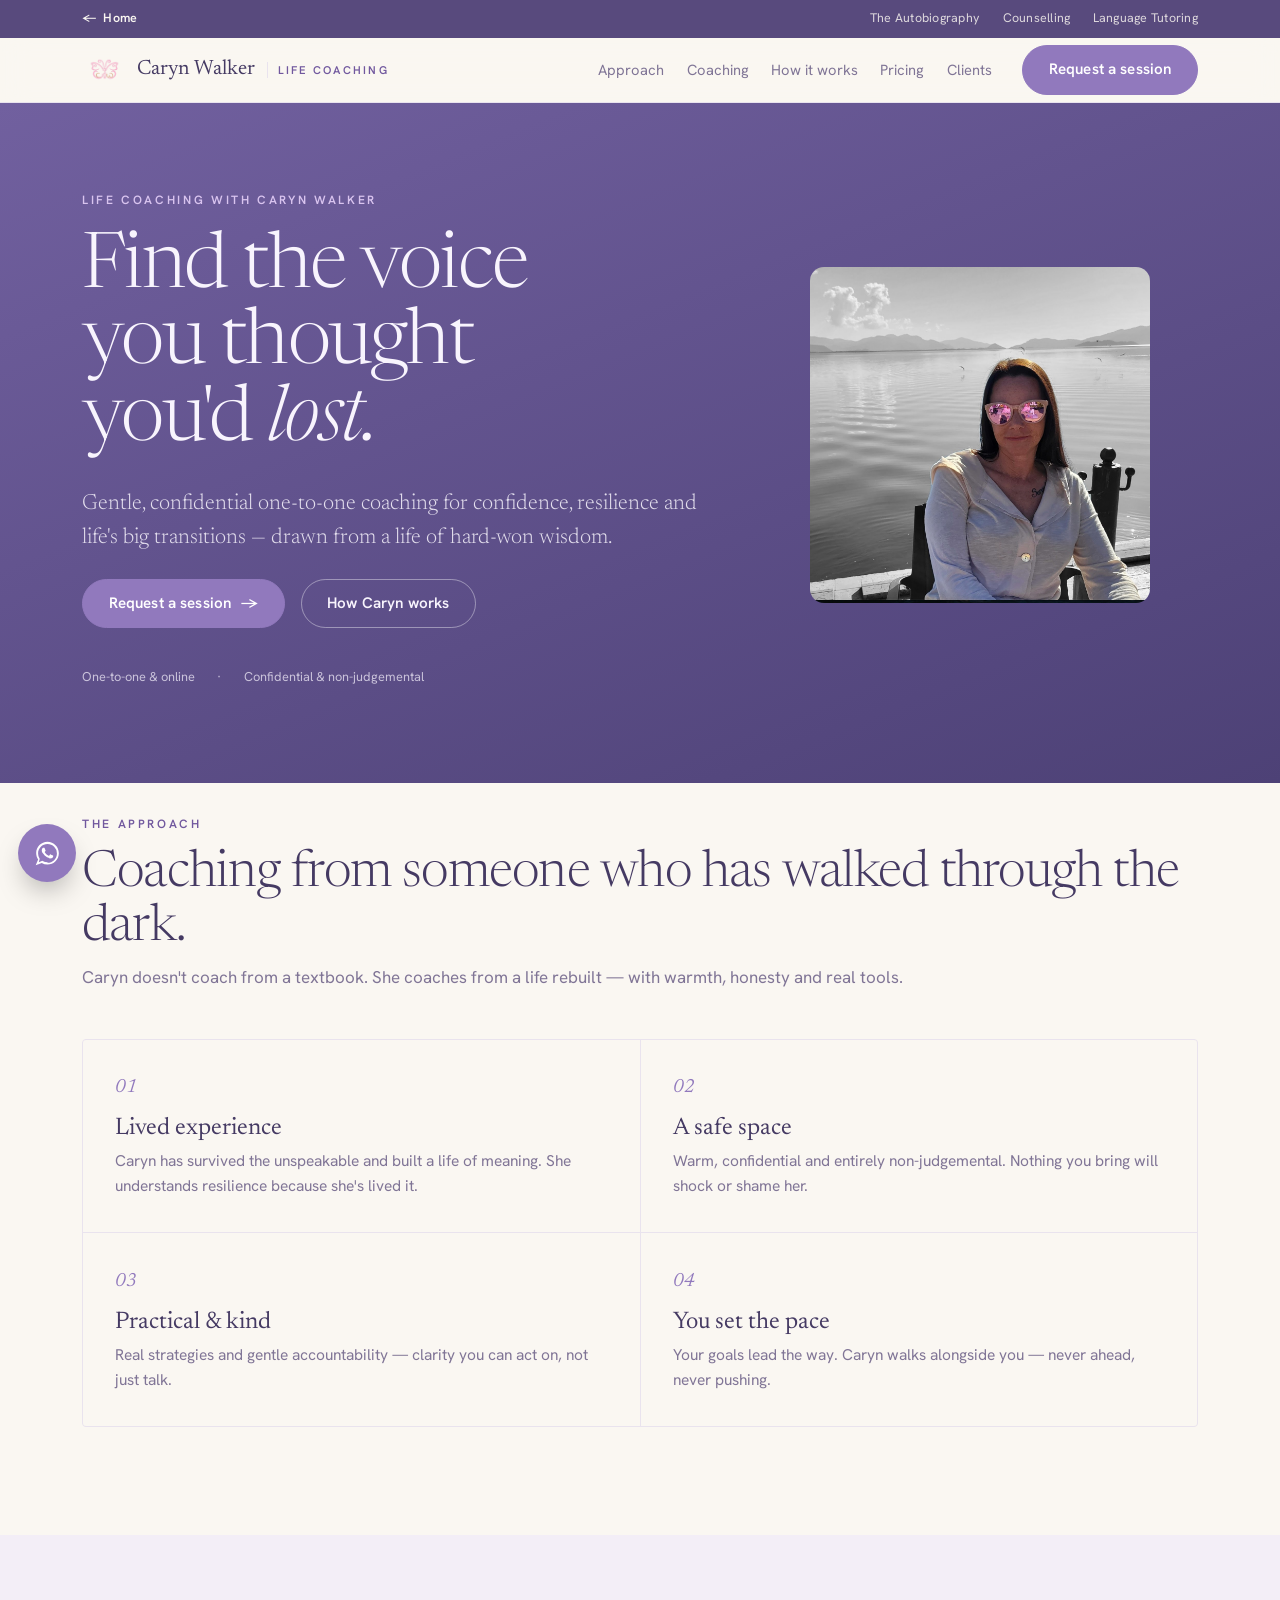
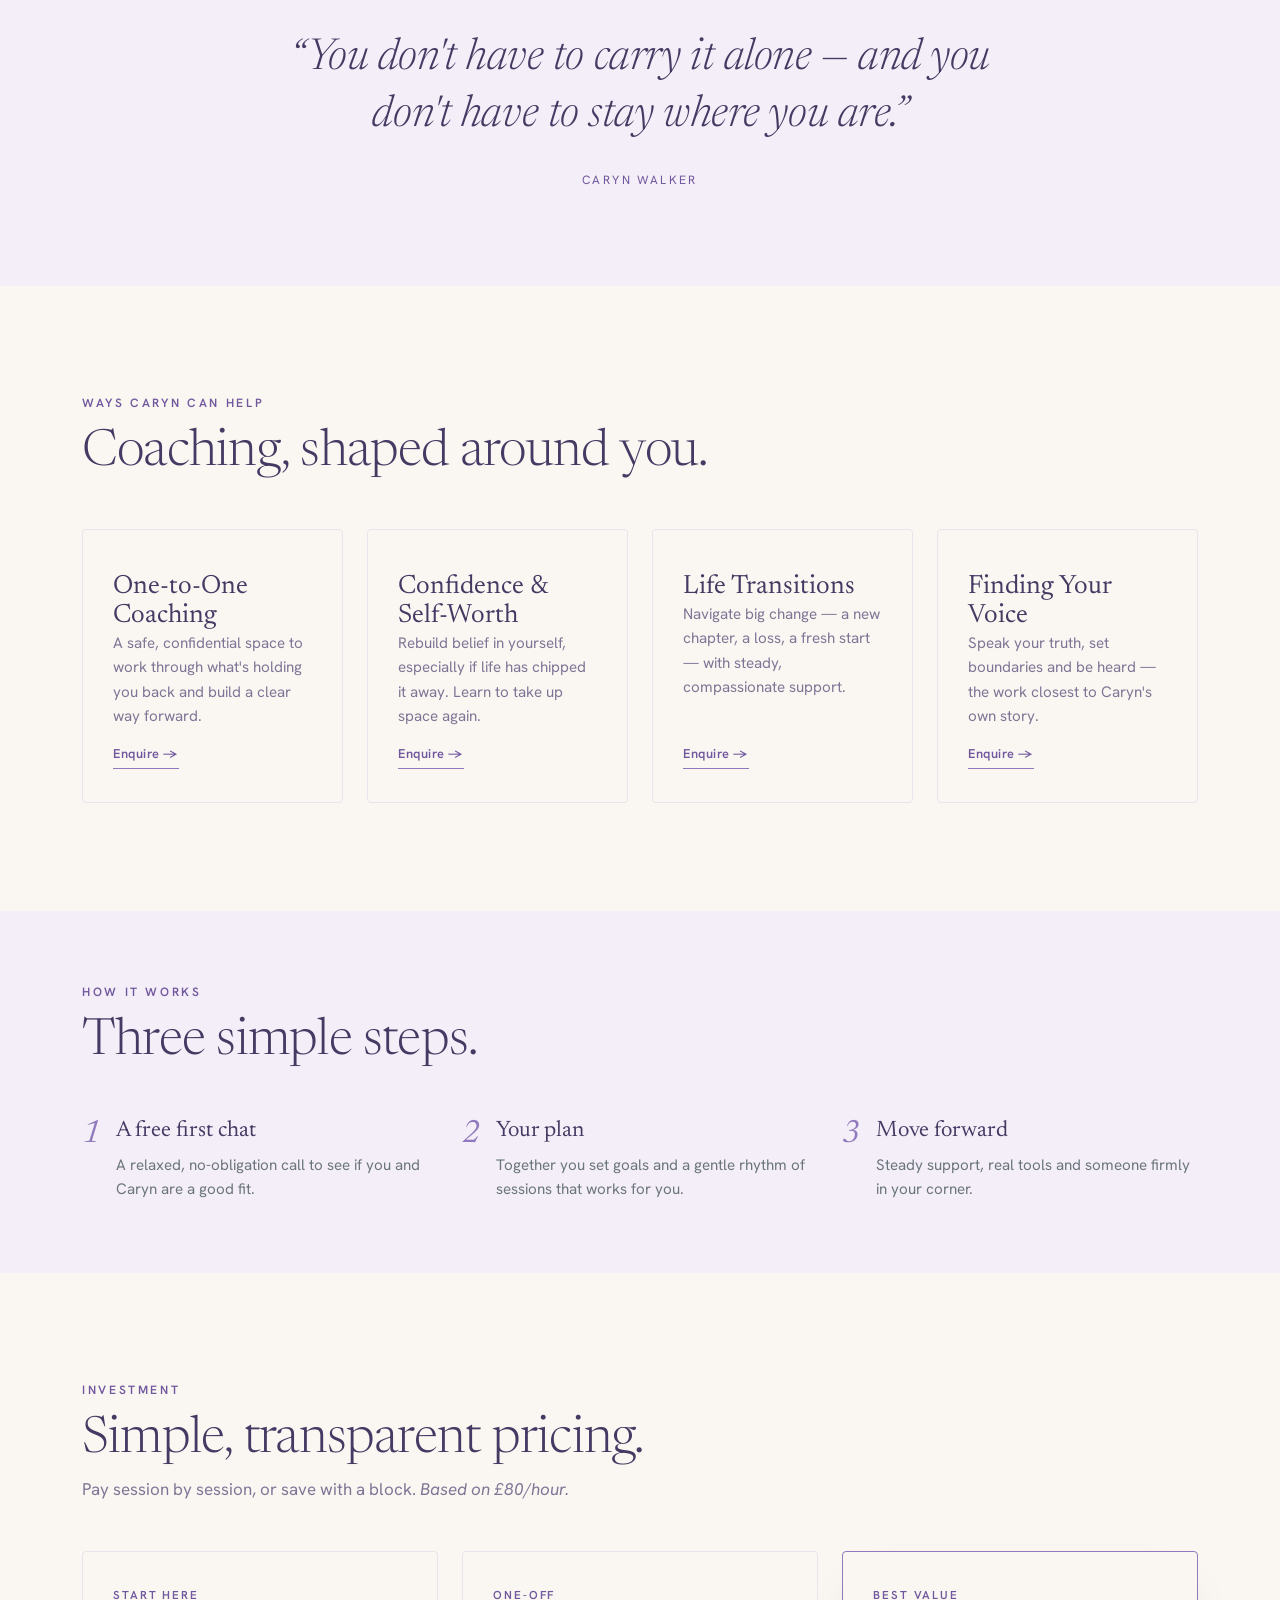
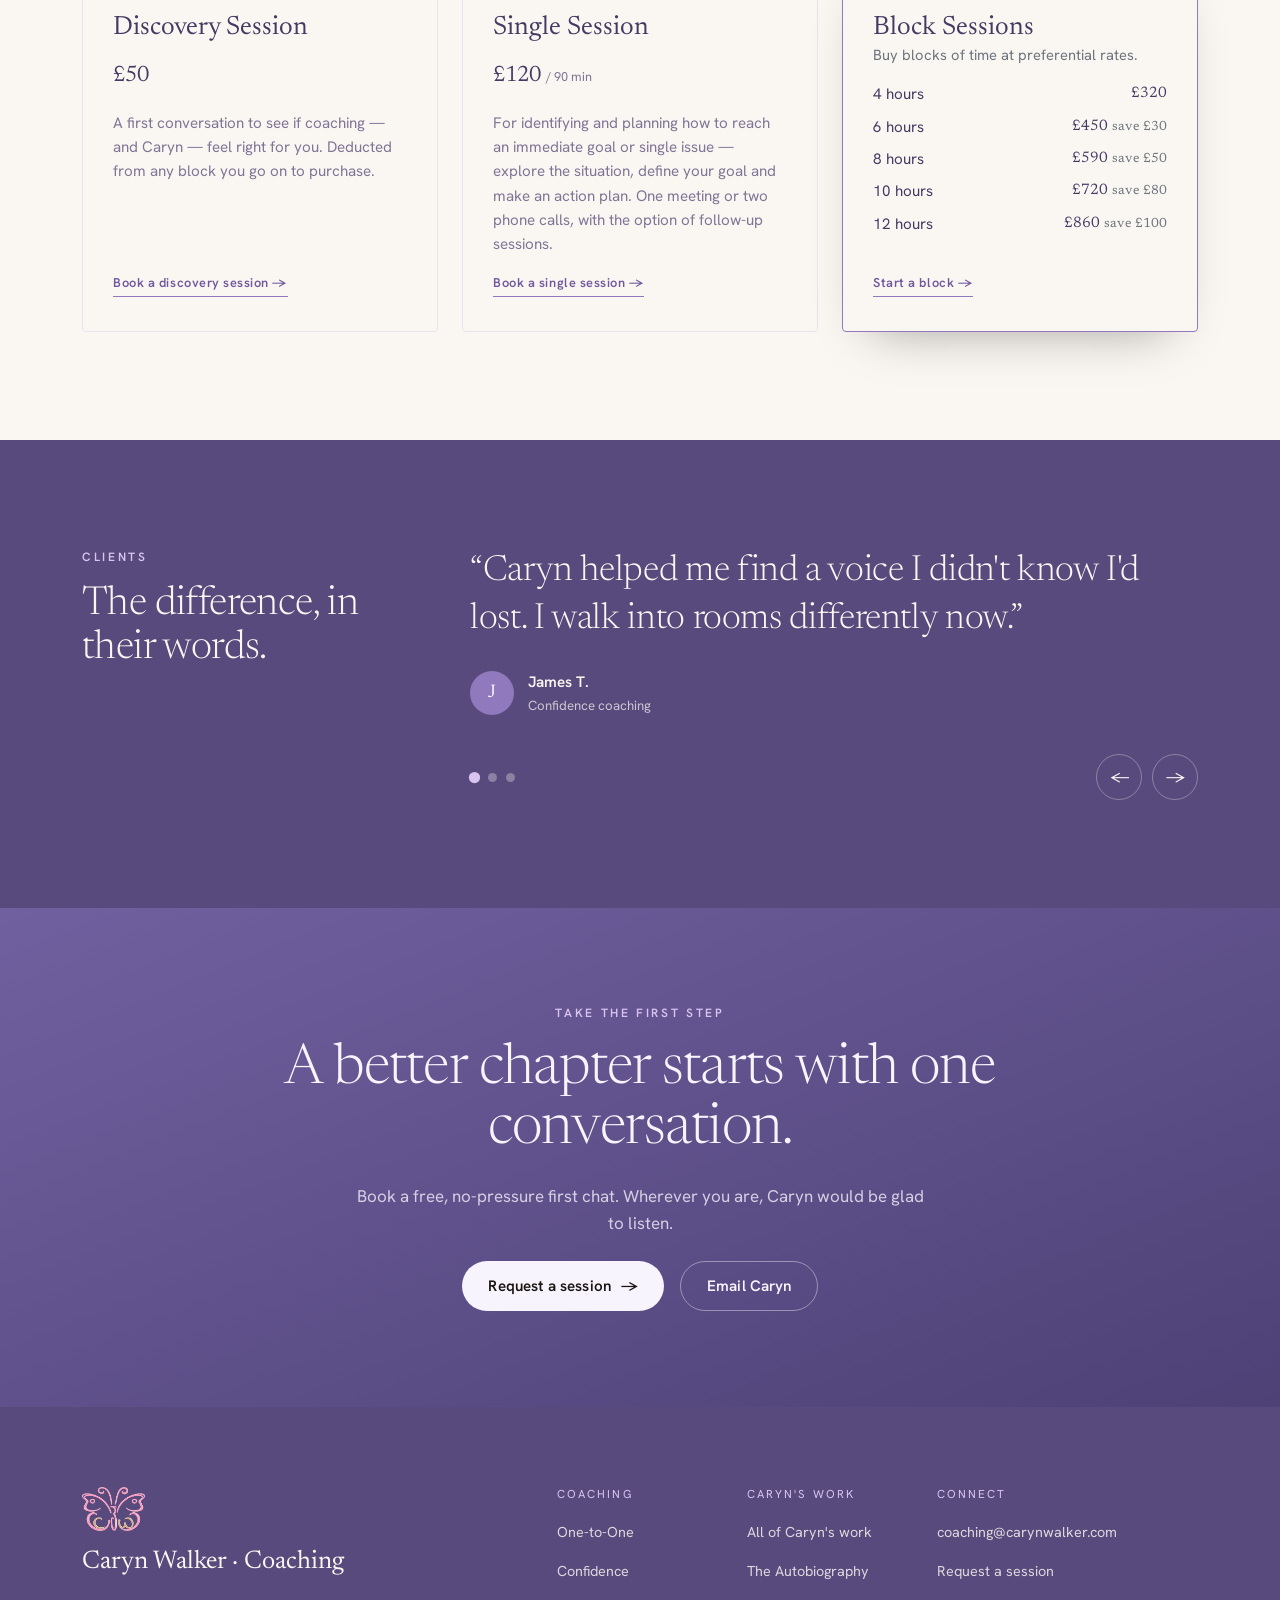
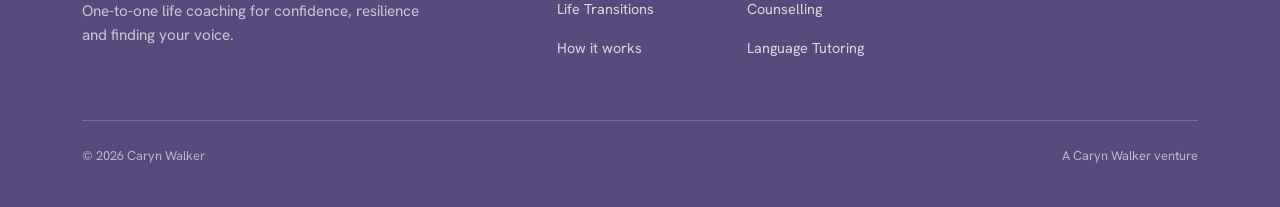
<file: coaching.html>
<!DOCTYPE html>
<html lang="en">
<head>
<meta charset="utf-8">
<meta name="viewport" content="width=device-width, initial-scale=1.0">
<link rel="icon" type="image/png" href="images/favicon.png">
<title>Life Coaching with Caryn Walker — Confidence, Resilience &amp; Finding Your Voice</title>
<meta name="description" content="One-to-one life coaching with Caryn Walker. Confidence, resilience, life transitions and finding your voice — drawn from a life of hard-won wisdom.">
<link rel="preconnect" href="https://fonts.googleapis.com">
<link rel="preconnect" href="https://fonts.gstatic.com" crossorigin>
<link href="https://fonts.googleapis.com/css2?family=Newsreader:ital,opsz,wght@0,6..72,300;0,6..72,400;0,6..72,500;1,6..72,300;1,6..72,400&family=Hanken+Grotesk:wght@300;400;500;600;700&display=swap" rel="stylesheet">
<link href="https://cdn.jsdelivr.net/npm/bootstrap@5.3.3/dist/css/bootstrap.min.css" rel="stylesheet">
<link href="css/style.css" rel="stylesheet">
</head>
<body data-world="coaching">

<!-- ============ UTILITY BAR ============ -->
<div class="site-head">
<div class="util-bar"><div class="container"><div class="inner"><a class="home" href="/"><span>←</span> Home</a><a href="author.html">The Autobiography</a><a href="counselling.html">Counselling</a><a href="tutoring.html">Language Tutoring</a></div></div></div>

<!-- ============ NAV ============ -->
<nav class="navbar navbar-expand-lg sticky-top">
  <div class="container">
    <a class="navbar-brand" href="/">
      <img class="brand-mark" src="images/logo-dark.png" alt="">
      <span class="name">Caryn Walker</span>
      <span class="sep"></span>
      <span class="world">Life Coaching</span>
    </a>
    <button class="navbar-toggler" type="button" data-bs-toggle="collapse" data-bs-target="#nav">
      <span class="navbar-toggler-icon"></span>
    </button>
    <div class="collapse navbar-collapse justify-content-end" id="nav">
      <ul class="navbar-nav">
        <li class="nav-item"><a class="nav-link" href="#approach">Approach</a></li>
        <li class="nav-item"><a class="nav-link" href="#offerings">Coaching</a></li>
        <li class="nav-item"><a class="nav-link" href="#how">How it works</a></li>
        <li class="nav-item"><a class="nav-link" href="#pricing">Pricing</a></li>
        <li class="nav-item"><a class="nav-link" href="#clients">Clients</a></li>
        <li class="nav-item nav-cta-wrap ms-lg-3">
          <a class="btn btn-primary btn-sm" href="#" data-bs-toggle="modal" data-bs-target="#bookingModal"
             data-kicker="Life Coaching with Caryn" data-title="Request a session" data-service="A coaching enquiry">Request a session</a>
        </li>
      </ul>
    </div>
  </div>
</nav>
</div>

<!-- ============ HERO ============ -->
<header class="hero">
  <div class="container">
    <div class="row g-5 align-items-center" style="padding:5.5rem 0 6rem;">
      <div class="col-lg-7 order-2 order-lg-1">
        <div class="eyebrow">Life Coaching with Caryn Walker</div>
        <h1>Find the voice<br>you thought<br>you'd <em>lost.</em></h1>
        <p class="lede">Gentle, confidential one-to-one coaching for confidence, resilience and life's big transitions — drawn from a life of hard-won wisdom.</p>
        <div class="d-flex flex-wrap gap-3 mt-4">
          <a class="btn btn-primary" href="#" data-bs-toggle="modal" data-bs-target="#bookingModal"
             data-kicker="Life Coaching with Caryn" data-title="Request a session" data-service="A coaching enquiry">Request a session <span class="arr">→</span></a>
          <a class="btn btn-on-dark" href="#approach">How Caryn works</a>
        </div>
        <div class="meta">
          <span>One-to-one &amp; online</span>
          <span>·</span>
          <span>Confidential &amp; non-judgemental</span>
        </div>
      </div>
      <div class="col-lg-5 order-1 order-lg-2 text-center">
        <div class="framed d-inline-block" style="max-width:340px;border-radius:14px;overflow:hidden;">
          <img src="images/caryn-coaching.jpeg" alt="Caryn Walker, life coach">
        </div>
      </div>
    </div>
  </div>
</header>

<!-- ============ APPROACH ============ -->
<section class="section" id="approach" style="padding-top:2rem;">
  <div class="container">
    <div class="shead reveal mb-5">
      <div>
        <div class="eyebrow">The approach</div>
        <h2 class="serif">Coaching from someone who has walked through the dark.</h2>
      </div>
      <p>Caryn doesn't coach from a textbook. She coaches from a life rebuilt — with warmth, honesty and real tools.</p>
    </div>
    <div class="reveal feat-grid">
      <div class="feat"><div class="n">01</div><h3>Lived experience</h3><p>Caryn has survived the unspeakable and built a life of meaning. She understands resilience because she's lived it.</p></div>
      <div class="feat"><div class="n">02</div><h3>A safe space</h3><p>Warm, confidential and entirely non-judgemental. Nothing you bring will shock or shame her.</p></div>
      <div class="feat"><div class="n">03</div><h3>Practical &amp; kind</h3><p>Real strategies and gentle accountability — clarity you can act on, not just talk.</p></div>
      <div class="feat"><div class="n">04</div><h3>You set the pace</h3><p>Your goals lead the way. Caryn walks alongside you — never ahead, never pushing.</p></div>
    </div>
  </div>
</section>

<!-- ============ PULL QUOTE ============ -->
<section class="pull" style="background:var(--paper-2);">
  <div class="container reveal">
    <blockquote class="serif">“You don't have to carry it alone — and you don't have to stay where you are.”</blockquote>
    <cite>Caryn Walker</cite>
  </div>
</section>

<!-- ============ OFFERINGS ============ -->
<section class="section" id="offerings">
  <div class="container">
    <div class="shead reveal mb-5">
      <div>
        <div class="eyebrow">Ways Caryn can help</div>
        <h2 class="serif">Coaching, shaped around you.</h2>
      </div>
    </div>
    <div class="row g-4 reveal">
      <div class="col-md-6 col-lg-3">
        <div class="card h-100"><div class="card-body d-flex flex-column">
          <h3 class="serif">One-to-One Coaching</h3>
          <p class="flex-grow-1">A safe, confidential space to work through what's holding you back and build a clear way forward.</p>
          <a class="go" href="#" data-bs-toggle="modal" data-bs-target="#bookingModal" data-kicker="One-to-One Coaching" data-title="Request a session" data-service="One-to-One Coaching">Enquire →</a>
        </div></div>
      </div>
      <div class="col-md-6 col-lg-3">
        <div class="card h-100"><div class="card-body d-flex flex-column">
          <h3 class="serif">Confidence &amp; Self-Worth</h3>
          <p class="flex-grow-1">Rebuild belief in yourself, especially if life has chipped it away. Learn to take up space again.</p>
          <a class="go" href="#" data-bs-toggle="modal" data-bs-target="#bookingModal" data-kicker="Confidence &amp; Self-Worth" data-title="Request a session" data-service="Confidence & Self-Worth">Enquire →</a>
        </div></div>
      </div>
      <div class="col-md-6 col-lg-3">
        <div class="card h-100"><div class="card-body d-flex flex-column">
          <h3 class="serif">Life Transitions</h3>
          <p class="flex-grow-1">Navigate big change — a new chapter, a loss, a fresh start — with steady, compassionate support.</p>
          <a class="go" href="#" data-bs-toggle="modal" data-bs-target="#bookingModal" data-kicker="Life Transitions" data-title="Request a session" data-service="Life Transitions">Enquire →</a>
        </div></div>
      </div>
      <div class="col-md-6 col-lg-3">
        <div class="card h-100"><div class="card-body d-flex flex-column">
          <h3 class="serif">Finding Your Voice</h3>
          <p class="flex-grow-1">Speak your truth, set boundaries and be heard — the work closest to Caryn's own story.</p>
          <a class="go" href="#" data-bs-toggle="modal" data-bs-target="#bookingModal" data-kicker="Finding Your Voice" data-title="Request a session" data-service="Finding Your Voice">Enquire →</a>
        </div></div>
      </div>
    </div>
  </div>
</section>

<!-- ============ HOW IT WORKS ============ -->
<section class="section-sm" id="how" style="background:var(--paper-2);">
  <div class="container">
    <div class="shead reveal mb-5">
      <div>
        <div class="eyebrow">How it works</div>
        <h2 class="serif">Three simple steps.</h2>
      </div>
    </div>
    <div class="row g-4 reveal">
      <div class="col-md-4"><div class="d-flex gap-3"><div class="serif" style="font-size:2rem;font-style:italic;color:var(--accent);line-height:1;">1</div><div><h3 class="serif" style="font-size:1.4rem;">A free first chat</h3><p class="text-secondary mb-0" style="font-size:.95rem;">A relaxed, no-obligation call to see if you and Caryn are a good fit.</p></div></div></div>
      <div class="col-md-4"><div class="d-flex gap-3"><div class="serif" style="font-size:2rem;font-style:italic;color:var(--accent);line-height:1;">2</div><div><h3 class="serif" style="font-size:1.4rem;">Your plan</h3><p class="text-secondary mb-0" style="font-size:.95rem;">Together you set goals and a gentle rhythm of sessions that works for you.</p></div></div></div>
      <div class="col-md-4"><div class="d-flex gap-3"><div class="serif" style="font-size:2rem;font-style:italic;color:var(--accent);line-height:1;">3</div><div><h3 class="serif" style="font-size:1.4rem;">Move forward</h3><p class="text-secondary mb-0" style="font-size:.95rem;">Steady support, real tools and someone firmly in your corner.</p></div></div></div>
    </div>
  </div>
</section>

<!-- ============ PRICING ============ -->
<section class="section" id="pricing">
  <div class="container">
    <div class="shead reveal mb-5">
      <div>
        <div class="eyebrow">Investment</div>
        <h2 class="serif">Simple, transparent pricing.</h2>
      </div>
      <p>Pay session by session, or save with a block. <em>Based on £80/hour.</em></p>
    </div>
    <div class="row g-4 reveal">
      <div class="col-md-6 col-lg-4">
        <div class="card h-100"><div class="card-body d-flex flex-column">
          <div class="tag">Start here</div>
          <h3 class="serif">Discovery Session</h3>
          <div class="price my-3">£50</div>
          <p class="flex-grow-1">A first conversation to see if coaching — and Caryn — feel right for you. Deducted from any block you go on to purchase.</p>
          <a class="go" href="#" data-bs-toggle="modal" data-bs-target="#bookingModal" data-kicker="Discovery Session" data-title="Book a discovery session" data-service="Discovery Session">Book a discovery session →</a>
        </div></div>
      </div>
      <div class="col-md-6 col-lg-4">
        <div class="card h-100"><div class="card-body d-flex flex-column">
          <div class="tag">One-off</div>
          <h3 class="serif">Single Session</h3>
          <div class="price my-3">£120 <small>/ 90 min</small></div>
          <p class="flex-grow-1">For identifying and planning how to reach an immediate goal or single issue — explore the situation, define your goal and make an action plan. One meeting or two phone calls, with the option of follow-up sessions.</p>
          <a class="go" href="#" data-bs-toggle="modal" data-bs-target="#bookingModal" data-kicker="Single Session" data-title="Book a single session" data-service="Single Session">Book a single session →</a>
        </div></div>
      </div>
      <div class="col-md-6 col-lg-4">
        <div class="card h-100" style="border-color:var(--accent);box-shadow:0 24px 50px -30px rgba(0,0,0,.4);"><div class="card-body d-flex flex-column">
          <div class="tag">Best value</div>
          <h3 class="serif">Block Sessions</h3>
          <p class="text-secondary mb-3" style="font-size:.92rem;">Buy blocks of time at preferential rates.</p>
          <ul class="list-unstyled d-flex flex-column gap-2 mb-3" style="font-size:.95rem;">
            <li class="d-flex justify-content-between"><span>4 hours</span><span class="serif">£320</span></li>
            <li class="d-flex justify-content-between"><span>6 hours</span><span class="serif">£450 <small class="text-secondary">save £30</small></span></li>
            <li class="d-flex justify-content-between"><span>8 hours</span><span class="serif">£590 <small class="text-secondary">save £50</small></span></li>
            <li class="d-flex justify-content-between"><span>10 hours</span><span class="serif">£720 <small class="text-secondary">save £80</small></span></li>
            <li class="d-flex justify-content-between"><span>12 hours</span><span class="serif">£860 <small class="text-secondary">save £100</small></span></li>
          </ul>
          <a class="go mt-auto" href="#" data-bs-toggle="modal" data-bs-target="#bookingModal" data-kicker="Block Sessions" data-title="Start a block" data-service="Block Sessions">Start a block →</a>
        </div></div>
      </div>
    </div>
  </div>
</section>

<!-- ============ CLIENTS / TESTIMONIALS ============ -->
<section class="section tst" id="clients">
  <div class="container">
    <div class="row g-5">
      <div class="col-lg-4 reveal">
        <div class="eyebrow">Clients</div>
        <h2 class="serif mt-3" style="font-size:clamp(28px,3.4vw,40px);font-weight:300;line-height:1.1;letter-spacing:-.015em;">
          The difference, in their words.
        </h2>
      </div>
      <div class="col-lg-8 reveal">
        <div id="tstCarousel" class="carousel slide" data-bs-ride="false">
          <div class="carousel-inner">
            <div class="carousel-item active">
              <blockquote class="serif">“Caryn helped me find a voice I didn't know I'd lost. I walk into rooms differently now.”</blockquote>
              <div class="by"><span class="av serif">J</span><div><div class="nm">James T.</div><div class="ro">Confidence coaching</div></div></div>
            </div>
            <div class="carousel-item">
              <blockquote class="serif">“After a painful divorce I felt completely lost. Caryn gave me back a sense of direction — and myself.”</blockquote>
              <div class="by"><span class="av serif">P</span><div><div class="nm">Priya N.</div><div class="ro">Life transitions</div></div></div>
            </div>
            <div class="carousel-item">
              <blockquote class="serif">“She listens like no one else. I always leave a session lighter and clearer.”</blockquote>
              <div class="by"><span class="av serif">D</span><div><div class="nm">Daniel O.</div><div class="ro">One-to-one coaching</div></div></div>
            </div>
          </div>
          <div class="tst-ctl">
            <div class="carousel-indicators tst-dots">
              <button type="button" data-bs-target="#tstCarousel" data-bs-slide-to="0" class="active" aria-label="1"></button>
              <button type="button" data-bs-target="#tstCarousel" data-bs-slide-to="1" aria-label="2"></button>
              <button type="button" data-bs-target="#tstCarousel" data-bs-slide-to="2" aria-label="3"></button>
            </div>
            <div class="tst-arrows">
              <button type="button" data-bs-target="#tstCarousel" data-bs-slide="prev" aria-label="Previous">←</button>
              <button type="button" data-bs-target="#tstCarousel" data-bs-slide="next" aria-label="Next">→</button>
            </div>
          </div>
        </div>
      </div>
    </div>
  </div>
</section>

<!-- ============ CTA ============ -->
<section class="cta-band">
  <div class="container reveal">
    <div class="eyebrow" style="color:var(--hero-eye);">Take the first step</div>
    <h2 class="mt-3">A better chapter starts with one conversation.</h2>
    <p>Book a free, no-pressure first chat. Wherever you are, Caryn would be glad to listen.</p>
    <div class="d-flex gap-3 justify-content-center flex-wrap mt-4">
      <a class="btn btn-paper" href="#" data-bs-toggle="modal" data-bs-target="#bookingModal"
         data-kicker="Life Coaching with Caryn" data-title="Request a session" data-service="A coaching enquiry">Request a session <span class="arr">→</span></a>
      <a class="btn btn-on-dark" href="mailto:coaching@carynwalker.com">Email Caryn</a>
    </div>
  </div>
</section>

<!-- ============ FOOTER ============ -->
<footer class="site-foot">
  <div class="container">
    <div class="row g-4">
      <div class="col-lg-5 col-6">
        <img class="foot-mark" src="images/logo.png" alt="">
        <div class="name serif">Caryn Walker · Coaching</div>
        <p class="blurb">One-to-one life coaching for confidence, resilience and finding your voice.</p>
      </div>
      <div class="col-lg-2 col-6">
        <h4>Coaching</h4>
        <ul>
          <li><a href="#offerings">One-to-One</a></li>
          <li><a href="#offerings">Confidence</a></li>
          <li><a href="#offerings">Life Transitions</a></li>
          <li><a href="#how">How it works</a></li>
        </ul>
      </div>
      <div class="col-lg-2 col-6">
        <h4>Caryn's Work</h4>
        <ul>
          <li><a href="/">All of Caryn's work</a></li>
          <li><a href="author.html">The Autobiography</a></li>
          <li><a href="counselling.html">Counselling</a></li>
          <li><a href="tutoring.html">Language Tutoring</a></li>
        </ul>
      </div>
      <div class="col-lg-3 col-6">
        <h4>Connect</h4>
        <ul>
          <li><a href="mailto:coaching@carynwalker.com">coaching@carynwalker.com</a></li>
          <li><a href="#" data-bs-toggle="modal" data-bs-target="#bookingModal" data-kicker="Life Coaching with Caryn" data-title="Request a session" data-service="A coaching enquiry">Request a session</a></li>
        </ul>
      </div>
    </div>
    <div class="base">
      <span>© <span data-year>2026</span> Caryn Walker</span>
      <span>A Caryn Walker venture</span>
    </div>
  </div>
</footer>

<!-- ============ BOOKING MODAL ============ -->
<div class="modal fade" id="bookingModal" tabindex="-1" aria-hidden="true" data-bs-backdrop="static" data-bs-keyboard="false">
  <div class="modal-dialog modal-dialog-centered">
    <div class="modal-content">
      <div class="modal-top">
        <button type="button" class="x" data-bs-dismiss="modal" aria-label="Close">✕</button>
        <div class="eyebrow" data-book-kicker>Life Coaching with Caryn</div>
        <h3 data-book-title>Request a session</h3>
      </div>
      <div class="modal-body">
        <form novalidate action="https://formspree.io/f/mbdngope" method="POST">
          <input type="hidden" name="service" value="">
          <div class="row g-3">
            <div class="col-md-6"><label class="form-label">Your name</label><input class="form-control" name="name" placeholder="Jane Doe" required></div>
            <div class="col-md-6"><label class="form-label">Email</label><input class="form-control" type="email" name="email" placeholder="you@email.com" required></div>
          </div>
          <div class="mt-3">
            <label class="form-label">What's on your mind?</label>
            <div class="d-flex flex-wrap gap-2 chip-group" data-multi>
              <span class="chip" data-val="Confidence">Confidence</span>
              <span class="chip" data-val="Life transition">Life transition</span>
              <span class="chip" data-val="Finding my voice">Finding my voice</span>
              <span class="chip" data-val="Resilience">Resilience</span>
              <span class="chip" data-val="Not sure yet">Not sure yet</span>
            </div>
            <input type="hidden" name="focus">
          </div>
          <div class="mt-3">
            <label class="form-label">How would you like to meet?</label>
            <div class="d-flex flex-wrap gap-2 chip-group">
              <span class="chip" data-val="Online">Online</span>
              <span class="chip" data-val="In person">In person</span>
              <span class="chip" data-val="Either">Either</span>
            </div>
            <input type="hidden" name="format">
          </div>
          <div class="mt-3">
            <label class="form-label">Tell Caryn a little more <span class="text-secondary fw-normal">(optional)</span></label>
            <textarea class="form-control" name="message" rows="2" placeholder="Only as much as you'd like to share…"></textarea>
          </div>
          <button class="btn btn-primary mt-4 w-100 justify-content-center" type="submit">Send request <span class="arr">→</span></button>
          <p class="text-secondary text-center mt-3 mb-0" style="font-size:.8rem;">Confidential. Caryn will reply personally — there's no obligation.</p>
        </form>
        <div class="modal-done d-none text-center py-2">
          <div class="ok">✓</div>
          <h3 class="serif" data-greet>Thank you.</h3>
          <p>Your request is with Caryn. She'll be in touch soon to arrange your free first chat.</p>
          <button class="btn btn-outline-dark mt-2" data-bs-dismiss="modal">Close</button>
        </div>
      </div>
    </div>
  </div>
</div>

<script src="https://cdn.jsdelivr.net/npm/bootstrap@5.3.3/dist/js/bootstrap.bundle.min.js"></script>
<a class="wa-btn" href="https://wa.me/447387612409" target="_blank" rel="noopener" aria-label="Message Caryn on WhatsApp"><span class="wa-tip">Message Caryn</span><svg viewBox="0 0 32 32" fill="currentColor" aria-hidden="true"><path d="M16.004 3C9.096 3 3.5 8.596 3.5 15.504c0 2.61.79 5.036 2.144 7.05L3 29l6.62-2.586a12.44 12.44 0 0 0 6.384 1.744h.005c6.907 0 12.503-5.596 12.503-12.504C28.512 8.746 22.916 3.15 16.004 3zm0 22.77h-.004a10.36 10.36 0 0 1-5.29-1.45l-.38-.226-3.93 1.535 1.05-3.828-.248-.393a10.24 10.24 0 0 1-1.58-5.463c0-5.71 4.65-10.36 10.386-10.36 2.773 0 5.38 1.082 7.34 3.046a10.31 10.31 0 0 1 3.043 7.325c0 5.71-4.65 10.36-10.386 10.36zm5.687-7.766c-.312-.156-1.846-.91-2.132-1.014-.286-.104-.494-.156-.702.156-.208.312-.806 1.014-.988 1.222-.182.208-.364.234-.676.078-.312-.156-1.317-.485-2.508-1.548-.927-.827-1.553-1.848-1.735-2.16-.182-.312-.02-.48.137-.636.14-.14.312-.364.468-.546.156-.182.208-.312.312-.52.104-.208.052-.39-.026-.546-.078-.156-.702-1.692-.962-2.318-.253-.61-.51-.527-.702-.537l-.598-.01c-.208 0-.546.078-.832.39-.286.312-1.09 1.065-1.09 2.6 0 1.534 1.116 3.017 1.272 3.225.156.208 2.196 3.354 5.32 4.702.744.321 1.324.513 1.777.657.746.237 1.425.204 1.962.124.599-.09 1.846-.755 2.106-1.485.26-.73.26-1.355.182-1.485-.078-.13-.286-.208-.598-.364z"/></svg></a>
<script src="js/site.js"></script>
</body>
</html>
</file>
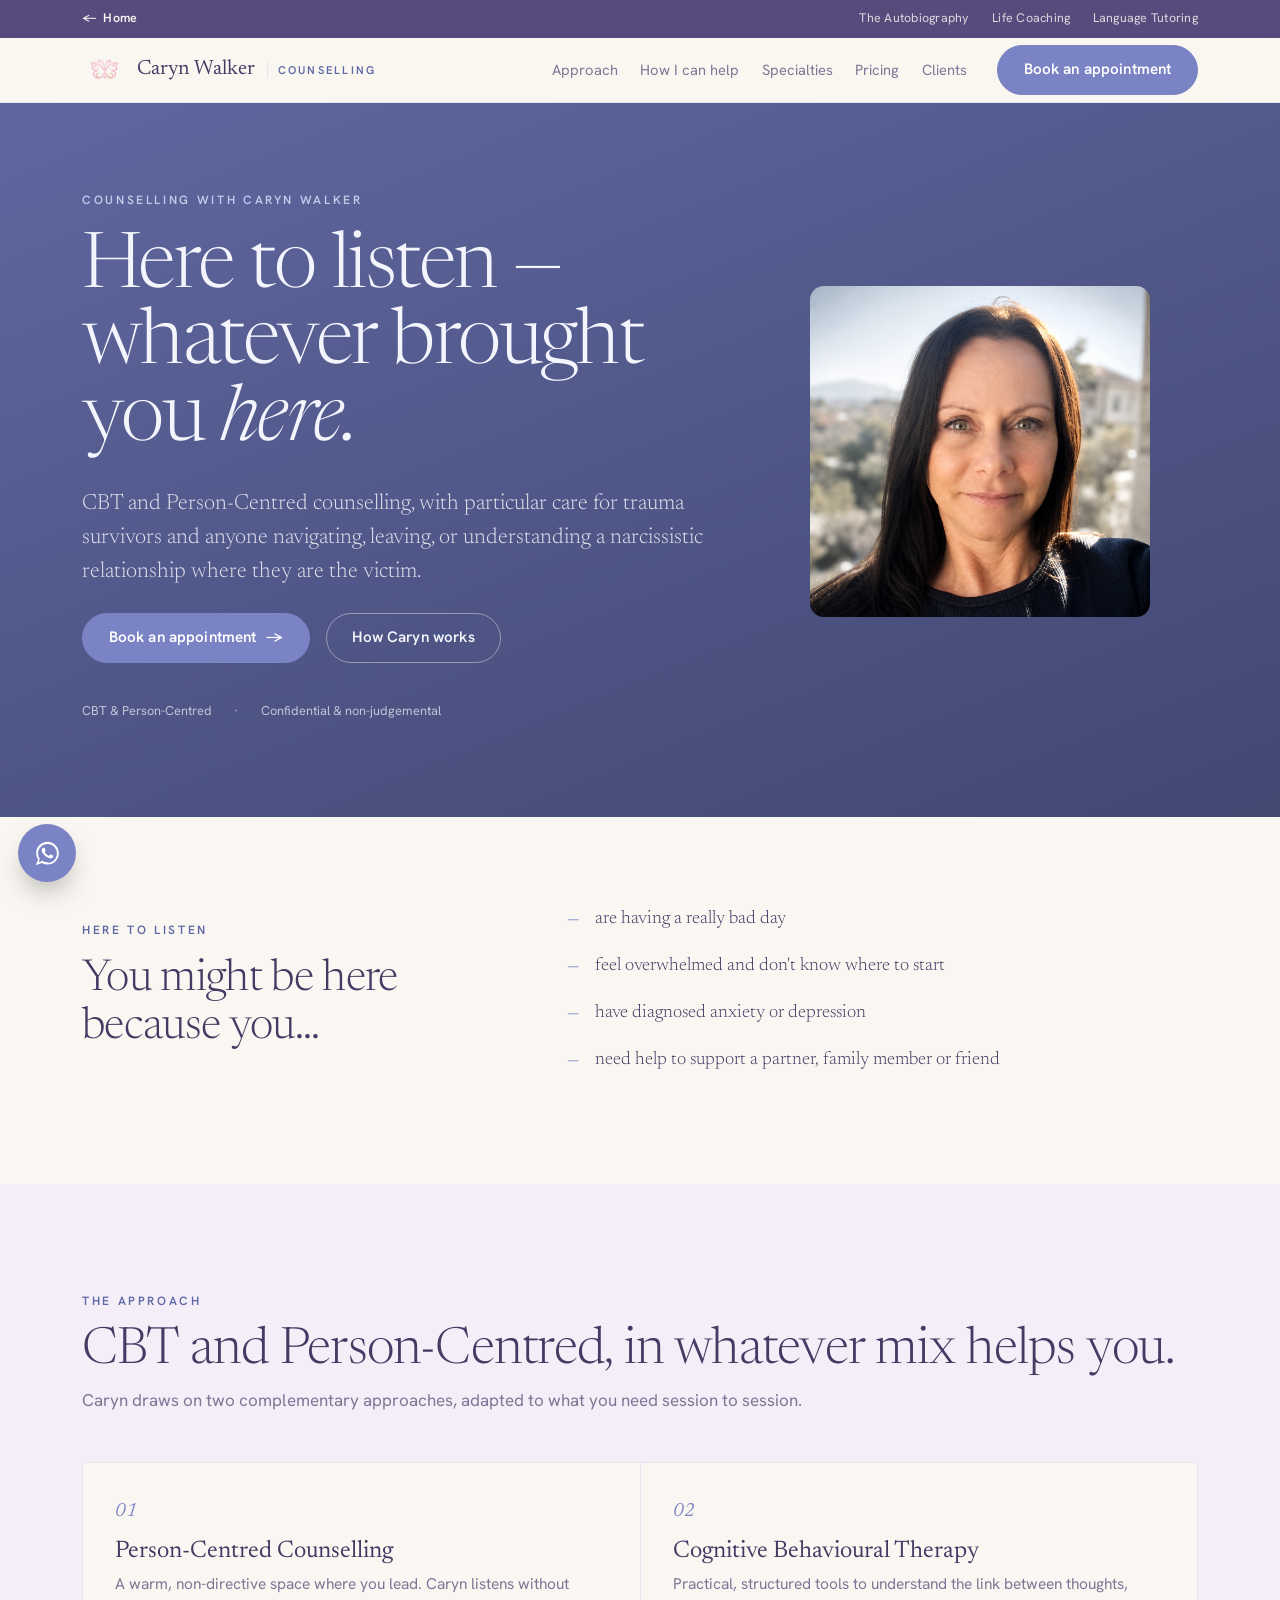
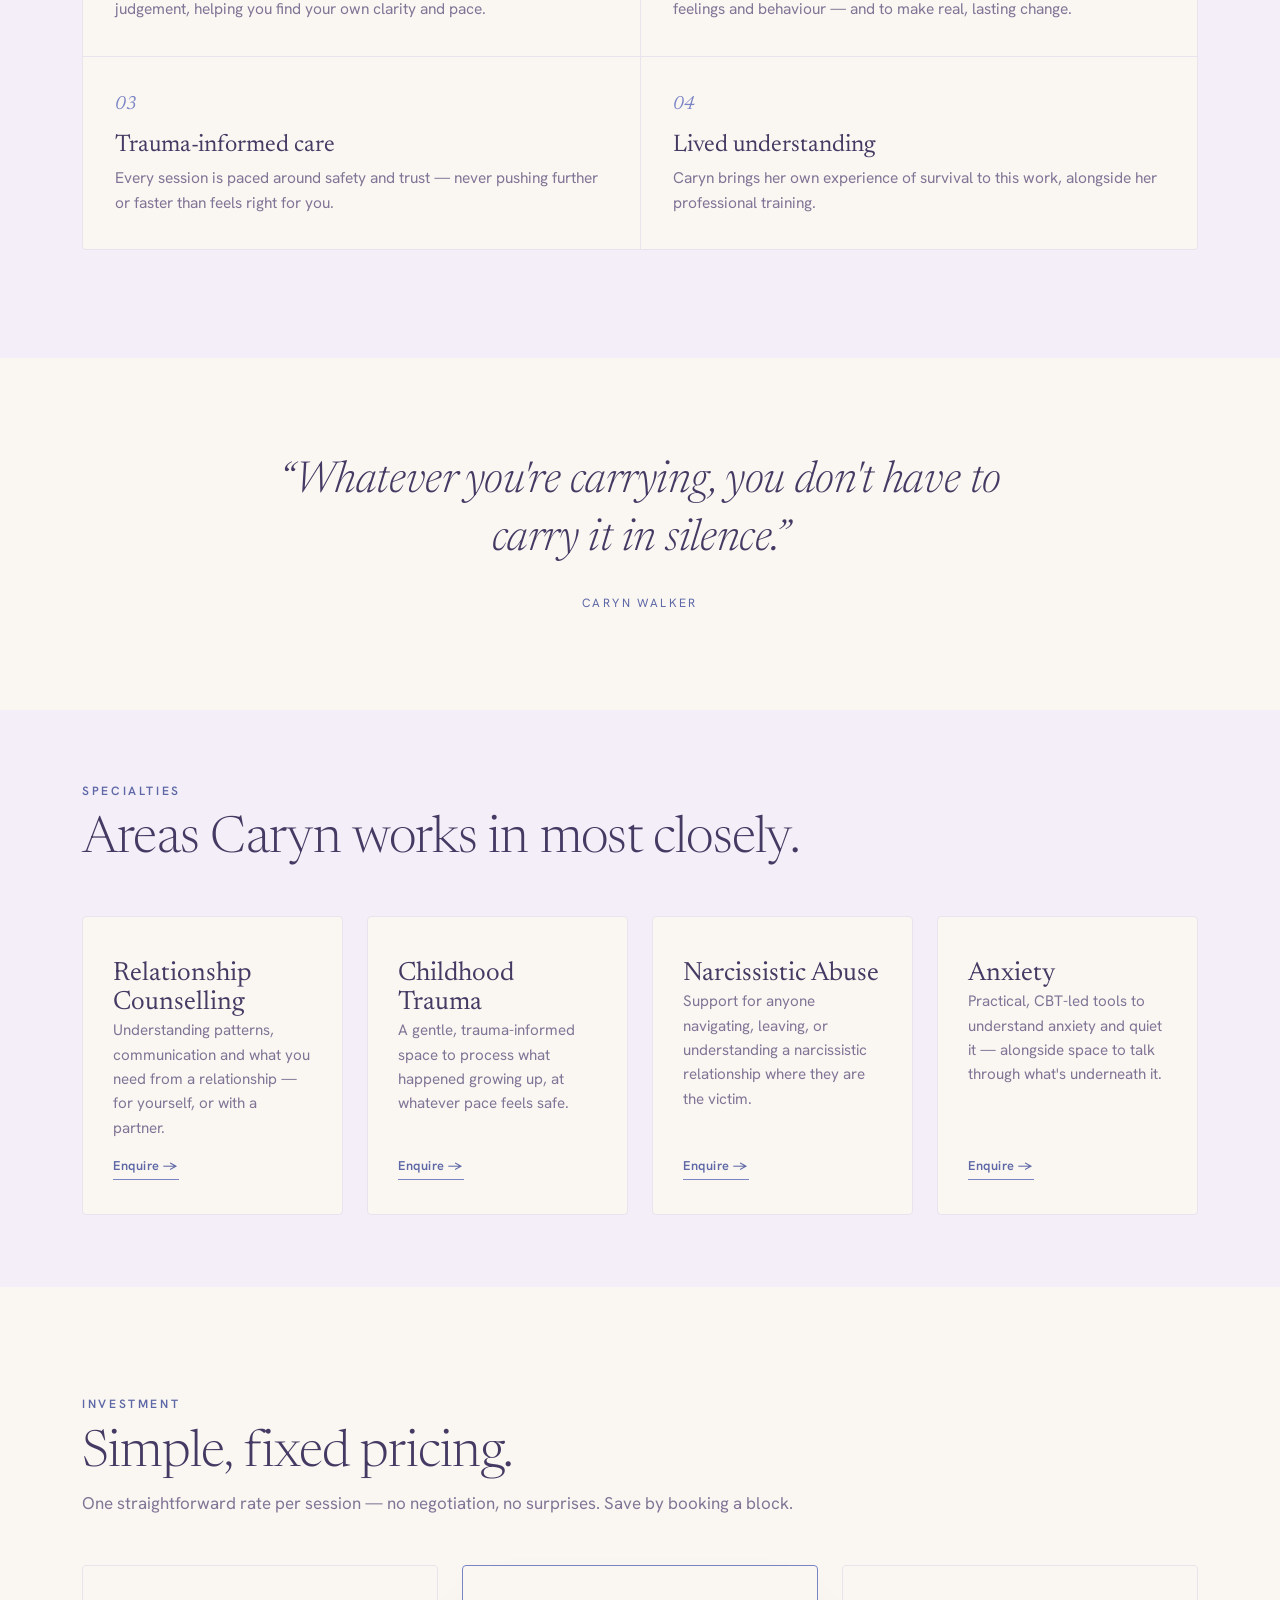
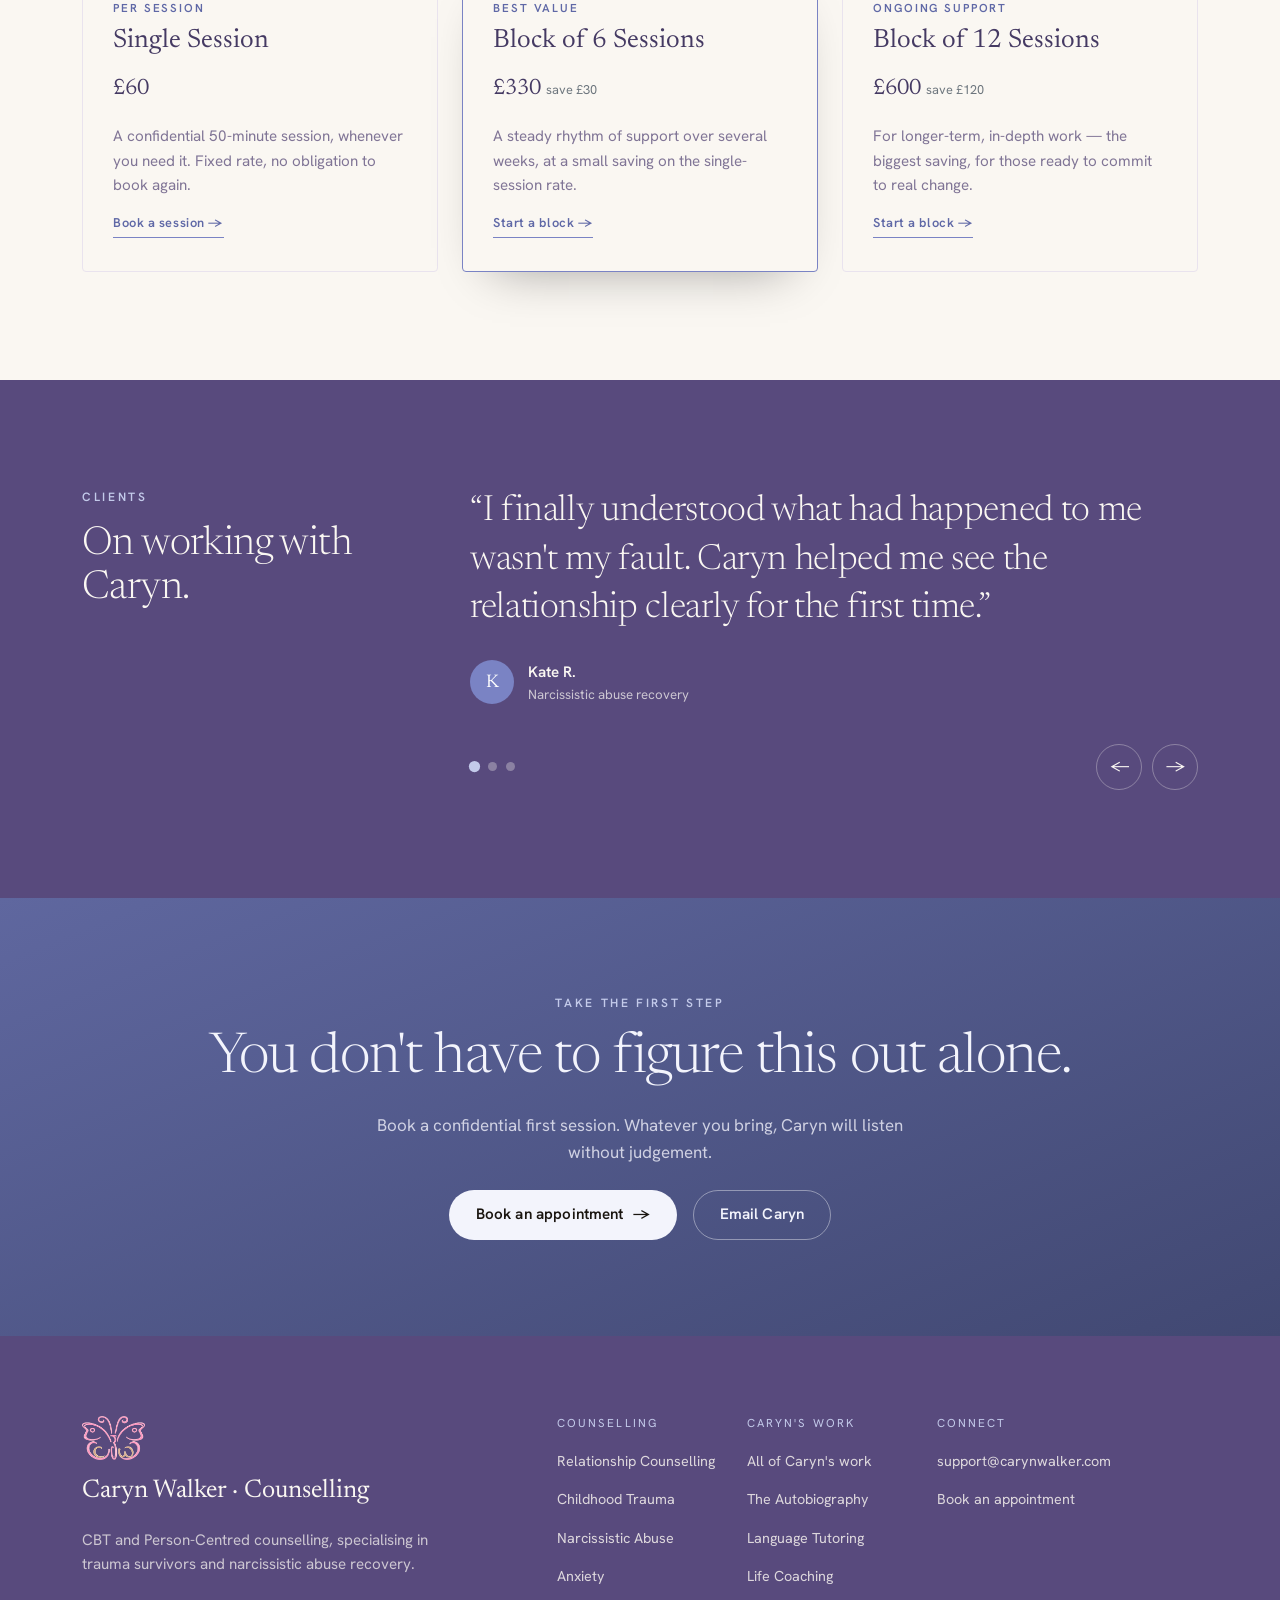
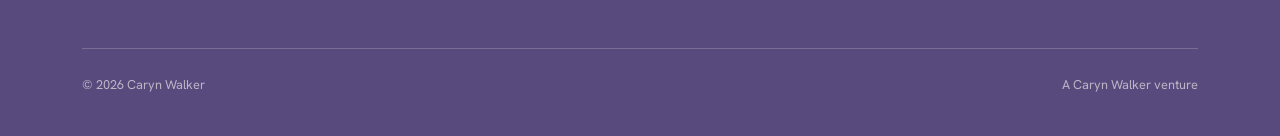
<file: counselling.html>
<!DOCTYPE html>
<html lang="en">
<head>
<meta charset="utf-8">
<meta name="viewport" content="width=device-width, initial-scale=1.0">
<link rel="icon" type="image/png" href="images/favicon.png">
<title>Counselling with Caryn Walker — CBT &amp; Person-Centred</title>
<meta name="description" content="Counselling with Caryn Walker. CBT and Person-Centred approaches, specialising in trauma survivors, narcissistic abuse, anxiety and relationship counselling.">
<link rel="preconnect" href="https://fonts.googleapis.com">
<link rel="preconnect" href="https://fonts.gstatic.com" crossorigin>
<link href="https://fonts.googleapis.com/css2?family=Newsreader:ital,opsz,wght@0,6..72,300;0,6..72,400;0,6..72,500;1,6..72,300;1,6..72,400&family=Hanken+Grotesk:wght@300;400;500;600;700&display=swap" rel="stylesheet">
<link href="https://cdn.jsdelivr.net/npm/bootstrap@5.3.3/dist/css/bootstrap.min.css" rel="stylesheet">
<link href="css/style.css" rel="stylesheet">
</head>
<body data-world="counselling">

<!-- ============ UTILITY BAR ============ -->
<div class="site-head">
<div class="util-bar"><div class="container"><div class="inner"><a class="home" href="/"><span>←</span> Home</a><a href="author.html">The Autobiography</a><a href="coaching.html">Life Coaching</a><a href="tutoring.html">Language Tutoring</a></div></div></div>

<!-- ============ NAV ============ -->
<nav class="navbar navbar-expand-lg sticky-top">
  <div class="container">
    <a class="navbar-brand" href="/">
      <img class="brand-mark" src="images/logo-dark.png" alt="">
      <span class="name">Caryn Walker</span>
      <span class="sep"></span>
      <span class="world">Counselling</span>
    </a>
    <button class="navbar-toggler" type="button" data-bs-toggle="collapse" data-bs-target="#nav">
      <span class="navbar-toggler-icon"></span>
    </button>
    <div class="collapse navbar-collapse justify-content-end" id="nav">
      <ul class="navbar-nav">
        <li class="nav-item"><a class="nav-link" href="#approach">Approach</a></li>
        <li class="nav-item"><a class="nav-link" href="#help">How I can help</a></li>
               <li class="nav-item"><a class="nav-link" href="#specialties">Specialties</a></li>
        <li class="nav-item"><a class="nav-link" href="#pricing">Pricing</a></li>
        <li class="nav-item"><a class="nav-link" href="#clients">Clients</a></li>
        <li class="nav-item nav-cta-wrap ms-lg-3">
          <a class="btn btn-primary btn-sm" href="#" data-bs-toggle="modal" data-bs-target="#bookingModal"
             data-kicker="Counselling with Caryn" data-title="Book an appointment" data-service="A counselling enquiry">Book an appointment</a>
        </li>
      </ul>
    </div>
  </div>
</nav>
</div>

<!-- ============ HERO ============ -->
<header class="hero">
  <div class="container">
    <div class="row g-5 align-items-center" style="padding:5.5rem 0 6rem;">
      <div class="col-lg-7 order-2 order-lg-1">
        <div class="eyebrow">Counselling with Caryn Walker</div>
        <h1>Here to listen —<br>whatever brought<br>you <em>here.</em></h1>
        <p class="lede">CBT and Person-Centred counselling, with particular care for trauma survivors and anyone navigating, leaving, or understanding a narcissistic relationship where they are the victim.</p>
        <div class="d-flex flex-wrap gap-3 mt-4">
          <a class="btn btn-primary" href="#" data-bs-toggle="modal" data-bs-target="#bookingModal"
             data-kicker="Counselling with Caryn" data-title="Book an appointment" data-service="A counselling enquiry">Book an appointment <span class="arr">→</span></a>
          <a class="btn btn-on-dark" href="#approach">How Caryn works</a>
        </div>
        <div class="meta">
          <span>CBT &amp; Person-Centred</span>
          <span>·</span>
          <span>Confidential &amp; non-judgemental</span>
        </div>
      </div>
      <div class="col-lg-5 order-1 order-lg-2 text-center">
        <div class="framed d-inline-block" style="max-width:340px;border-radius:14px;overflow:hidden;">
          <img src="images/caryn-portrait.png" alt="Caryn Walker, counsellor">
        </div>
      </div>
    </div>
  </div>
</header>

<!-- ============ HERE TO LISTEN ============ -->
<section class="section" id="help" style="padding-top:5.5rem;">
  <div class="container">
    <div class="row g-5 align-items-center">
      <div class="col-lg-5 reveal">
        <div class="eyebrow text-accent">Here to listen</div>
        <h2 class="serif mt-3" style="font-size:clamp(30px,4vw,44px);font-weight:300;line-height:1.1;letter-spacing:-.015em;">
          You might be here because you...
        </h2>
      </div>
      <div class="col-lg-7 reveal">
        <ul class="list-unstyled d-flex flex-column gap-3 mb-0">
          <li class="d-flex gap-3"><span class="serif fst-italic" style="color:var(--accent);font-size:1.2rem;">—</span><span class="lead-serif" style="font-size:1.15rem;">are having a really bad day</span></li>
          <li class="d-flex gap-3"><span class="serif fst-italic" style="color:var(--accent);font-size:1.2rem;">—</span><span class="lead-serif" style="font-size:1.15rem;">feel overwhelmed and don't know where to start</span></li>
          <li class="d-flex gap-3"><span class="serif fst-italic" style="color:var(--accent);font-size:1.2rem;">—</span><span class="lead-serif" style="font-size:1.15rem;">have diagnosed anxiety or depression</span></li>
          <li class="d-flex gap-3"><span class="serif fst-italic" style="color:var(--accent);font-size:1.2rem;">—</span><span class="lead-serif" style="font-size:1.15rem;">need help to support a partner, family member or friend</span></li>
        </ul>
      </div>
    </div>
  </div>
</section>

<!-- ============ APPROACH ============ -->
<section class="section" id="approach" style="background:var(--paper-2);">
  <div class="container">
    <div class="shead reveal mb-5">
      <div>
        <div class="eyebrow">The approach</div>
        <h2 class="serif">CBT and Person-Centred, in whatever mix helps you.</h2>
      </div>
      <p>Caryn draws on two complementary approaches, adapted to what you need session to session.</p>
    </div>
    <div class="reveal feat-grid">
      <div class="feat"><div class="n">01</div><h3>Person-Centred Counselling</h3><p>A warm, non-directive space where you lead. Caryn listens without judgement, helping you find your own clarity and pace.</p></div>
      <div class="feat"><div class="n">02</div><h3>Cognitive Behavioural Therapy</h3><p>Practical, structured tools to understand the link between thoughts, feelings and behaviour — and to make real, lasting change.</p></div>
      <div class="feat"><div class="n">03</div><h3>Trauma-informed care</h3><p>Every session is paced around safety and trust — never pushing further or faster than feels right for you.</p></div>
      <div class="feat"><div class="n">04</div><h3>Lived understanding</h3><p>Caryn brings her own experience of survival to this work, alongside her professional training.</p></div>
    </div>
  </div>
</section>

<!-- ============ PULL QUOTE ============ -->
<section class="pull">
  <div class="container reveal">
    <blockquote class="serif">“Whatever you're carrying, you don't have to carry it in silence.”</blockquote>
    <cite>Caryn Walker</cite>
  </div>
</section>

<!-- ============ SPECIALTIES ============ -->
<section class="section-sm" id="specialties" style="background:var(--paper-2);">
  <div class="container">
    <div class="shead reveal mb-5">
      <div>
        <div class="eyebrow">Specialties</div>
        <h2 class="serif">Areas Caryn works in most closely.</h2>
      </div>
    </div>
    <div class="row g-4 reveal">
      <div class="col-md-6 col-lg-3">
        <div class="card h-100"><div class="card-body d-flex flex-column">
          <h3 class="serif">Relationship Counselling</h3>
          <p class="flex-grow-1">Understanding patterns, communication and what you need from a relationship — for yourself, or with a partner.</p>
          <a class="go" href="#" data-bs-toggle="modal" data-bs-target="#bookingModal" data-kicker="Relationship Counselling" data-title="Book an appointment" data-service="Relationship Counselling">Enquire →</a>
        </div></div>
      </div>
      <div class="col-md-6 col-lg-3">
        <div class="card h-100"><div class="card-body d-flex flex-column">
          <h3 class="serif">Childhood Trauma</h3>
          <p class="flex-grow-1">A gentle, trauma-informed space to process what happened growing up, at whatever pace feels safe.</p>
          <a class="go" href="#" data-bs-toggle="modal" data-bs-target="#bookingModal" data-kicker="Childhood Trauma" data-title="Book an appointment" data-service="Childhood Trauma">Enquire →</a>
        </div></div>
      </div>
      <div class="col-md-6 col-lg-3">
        <div class="card h-100"><div class="card-body d-flex flex-column">
          <h3 class="serif">Narcissistic Abuse</h3>
          <p class="flex-grow-1">Support for anyone navigating, leaving, or understanding a narcissistic relationship where they are the victim.</p>
          <a class="go" href="#" data-bs-toggle="modal" data-bs-target="#bookingModal" data-kicker="Narcissistic Abuse" data-title="Book an appointment" data-service="Narcissistic Abuse">Enquire →</a>
        </div></div>
      </div>
      <div class="col-md-6 col-lg-3">
        <div class="card h-100"><div class="card-body d-flex flex-column">
          <h3 class="serif">Anxiety</h3>
          <p class="flex-grow-1">Practical, CBT-led tools to understand anxiety and quiet it — alongside space to talk through what's underneath it.</p>
          <a class="go" href="#" data-bs-toggle="modal" data-bs-target="#bookingModal" data-kicker="Anxiety" data-title="Book an appointment" data-service="Anxiety">Enquire →</a>
        </div></div>
      </div>
    </div>
  </div>
</section>
  
  <!-- ============ PRICING ============ -->
<section class="section" id="pricing">
  <div class="container">
    <div class="shead reveal mb-5">
      <div>
        <div class="eyebrow">Investment</div>
        <h2 class="serif">Simple, fixed pricing.</h2>
      </div>
      <p>One straightforward rate per session — no negotiation, no surprises. Save by booking a block.</p>
    </div>
    <div class="row g-4 reveal">
      <div class="col-md-6 col-lg-4">
        <div class="card h-100"><div class="card-body d-flex flex-column">
          <div class="tag">Per session</div>
          <h3 class="serif">Single Session</h3>
          <div class="price my-3">£60</div>
          <p class="flex-grow-1">A confidential 50-minute session, whenever you need it. Fixed rate, no obligation to book again.</p>
          <a class="go" href="#" data-bs-toggle="modal" data-bs-target="#bookingModal" data-kicker="Single Session" data-title="Book a session" data-service="Single Session">Book a session →</a>
        </div></div>
      </div>
      <div class="col-md-6 col-lg-4">
        <div class="card h-100" style="border-color:var(--accent);box-shadow:0 24px 50px -30px rgba(0,0,0,.4);"><div class="card-body d-flex flex-column">
          <div class="tag">Best value</div>
          <h3 class="serif">Block of 6 Sessions</h3>
          <div class="price my-3">£330 <small class="text-secondary">save £30</small></div>
          <p class="flex-grow-1">A steady rhythm of support over several weeks, at a small saving on the single-session rate.</p>
          <a class="go" href="#" data-bs-toggle="modal" data-bs-target="#bookingModal" data-kicker="Block of 6 Sessions" data-title="Start a block" data-service="Block of 6 Sessions">Start a block →</a>
        </div></div>
      </div>
      <div class="col-md-6 col-lg-4">
        <div class="card h-100"><div class="card-body d-flex flex-column">
          <div class="tag">Ongoing support</div>
          <h3 class="serif">Block of 12 Sessions</h3>
          <div class="price my-3">£600 <small class="text-secondary">save £120</small></div>
          <p class="flex-grow-1">For longer-term, in-depth work — the biggest saving, for those ready to commit to real change.</p>
          <a class="go" href="#" data-bs-toggle="modal" data-bs-target="#bookingModal" data-kicker="Block of 12 Sessions" data-title="Start a block" data-service="Block of 12 Sessions">Start a block →</a>
        </div></div>
      </div>
    </div>
  </div>
</section>

<!-- ============ CLIENTS / TESTIMONIALS ============ -->
<section class="section tst" id="clients">
  <div class="container">
    <div class="row g-5">
      <div class="col-lg-4 reveal">
        <div class="eyebrow">Clients</div>
        <h2 class="serif mt-3" style="font-size:clamp(28px,3.4vw,40px);font-weight:300;line-height:1.1;letter-spacing:-.015em;">
          On working with Caryn.
        </h2>
      </div>
      <div class="col-lg-8 reveal">
        <div id="tstCarousel" class="carousel slide" data-bs-ride="false">
          <div class="carousel-inner">
            <div class="carousel-item active">
              <blockquote class="serif">“I finally understood what had happened to me wasn't my fault. Caryn helped me see the relationship clearly for the first time.”</blockquote>
              <div class="by"><span class="av serif">K</span><div><div class="nm">Kate R.</div><div class="ro">Narcissistic abuse recovery</div></div></div>
            </div>
            <div class="carousel-item">
              <blockquote class="serif">“Patient, warm and never once made me feel rushed. The CBT tools she gave me actually stuck.”</blockquote>
              <div class="by"><span class="av serif">N</span><div><div class="nm">Nadia F.</div><div class="ro">Anxiety</div></div></div>
            </div>
            <div class="carousel-item">
              <blockquote class="serif">“Talking about my childhood felt impossible until I sat with Caryn. She made it feel safe.”</blockquote>
              <div class="by"><span class="av serif">T</span><div><div class="nm">Tom W.</div><div class="ro">Childhood trauma</div></div></div>
            </div>
          </div>
          <div class="tst-ctl">
            <div class="carousel-indicators tst-dots">
              <button type="button" data-bs-target="#tstCarousel" data-bs-slide-to="0" class="active" aria-label="1"></button>
              <button type="button" data-bs-target="#tstCarousel" data-bs-slide-to="1" aria-label="2"></button>
              <button type="button" data-bs-target="#tstCarousel" data-bs-slide-to="2" aria-label="3"></button>
            </div>
            <div class="tst-arrows">
              <button type="button" data-bs-target="#tstCarousel" data-bs-slide="prev" aria-label="Previous">←</button>
              <button type="button" data-bs-target="#tstCarousel" data-bs-slide="next" aria-label="Next">→</button>
            </div>
          </div>
        </div>
      </div>
    </div>
  </div>
</section>

<!-- ============ CTA ============ -->
<section class="cta-band">
  <div class="container reveal">
    <div class="eyebrow" style="color:var(--hero-eye);">Take the first step</div>
    <h2 class="mt-3">You don't have to figure this out alone.</h2>
    <p>Book a confidential first session. Whatever you bring, Caryn will listen without judgement.</p>
    <div class="d-flex gap-3 justify-content-center flex-wrap mt-4">
      <a class="btn btn-paper" href="#" data-bs-toggle="modal" data-bs-target="#bookingModal"
         data-kicker="Counselling with Caryn" data-title="Book an appointment" data-service="A counselling enquiry">Book an appointment <span class="arr">→</span></a>
      <a class="btn btn-on-dark" href="mailto:support@carynwalker.com">Email Caryn</a>
    </div>
  </div>
</section>

<!-- ============ FOOTER ============ -->
<footer class="site-foot">
  <div class="container">
    <div class="row g-4">
      <div class="col-lg-5 col-6">
        <img class="foot-mark" src="images/logo.png" alt="">
        <div class="name serif">Caryn Walker · Counselling</div>
        <p class="blurb">CBT and Person-Centred counselling, specialising in trauma survivors and narcissistic abuse recovery.</p>
      </div>
      <div class="col-lg-2 col-6">
        <h4>Counselling</h4>
        <ul>
          <li><a href="#specialties">Relationship Counselling</a></li>
          <li><a href="#specialties">Childhood Trauma</a></li>
          <li><a href="#specialties">Narcissistic Abuse</a></li>
          <li><a href="#specialties">Anxiety</a></li>
        </ul>
      </div>
      <div class="col-lg-2 col-6">
        <h4>Caryn's Work</h4>
        <ul>
          <li><a href="/">All of Caryn's work</a></li>
          <li><a href="author.html">The Autobiography</a></li>
          <li><a href="tutoring.html">Language Tutoring</a></li>
          <li><a href="coaching.html">Life Coaching</a></li>
        </ul>
      </div>
      <div class="col-lg-3 col-6">
        <h4>Connect</h4>
        <ul>
          <li><a href="mailto:support@carynwalker.com">support@carynwalker.com</a></li>
          <li><a href="#" data-bs-toggle="modal" data-bs-target="#bookingModal" data-kicker="Counselling with Caryn" data-title="Book an appointment" data-service="A counselling enquiry">Book an appointment</a></li>
        </ul>
      </div>
    </div>
    <div class="base">
      <span>© <span data-year>2026</span> Caryn Walker</span>
      <span>A Caryn Walker venture</span>
    </div>
  </div>
</footer>

<!-- ============ BOOKING MODAL ============ -->
<div class="modal fade" id="bookingModal" tabindex="-1" aria-hidden="true" data-bs-backdrop="static" data-bs-keyboard="false">
  <div class="modal-dialog modal-dialog-centered">
    <div class="modal-content">
      <div class="modal-top">
        <button type="button" class="x" data-bs-dismiss="modal" aria-label="Close">✕</button>
        <div class="eyebrow" data-book-kicker>Counselling with Caryn</div>
        <h3 data-book-title>Book an appointment</h3>
      </div>
      <div class="modal-body">
        <form novalidate action="https://formspree.io/f/mbdngope" method="POST">
          <input type="hidden" name="service" value="">
          <div class="row g-3">
            <div class="col-md-6"><label class="form-label">Your name</label><input class="form-control" name="name" placeholder="Jane Doe" required></div>
            <div class="col-md-6"><label class="form-label">Email</label><input class="form-control" type="email" name="email" placeholder="you@email.com" required></div>
          </div>
          <div class="mt-3">
            <label class="form-label">What would you like support with?</label>
            <div class="d-flex flex-wrap gap-2 chip-group" data-multi>
              <span class="chip" data-val="Relationship counselling">Relationship counselling</span>
              <span class="chip" data-val="Childhood trauma">Childhood trauma</span>
              <span class="chip" data-val="Narcissistic abuse">Narcissistic abuse</span>
              <span class="chip" data-val="Anxiety">Anxiety</span>
              <span class="chip" data-val="Not sure yet">Not sure yet</span>
            </div>
            <input type="hidden" name="focus">
          </div>
          <div class="mt-3">
            <label class="form-label">How would you like to meet?</label>
            <div class="d-flex flex-wrap gap-2 chip-group">
              <span class="chip" data-val="Online">Online</span>
              <span class="chip" data-val="In person">In person</span>
              <span class="chip" data-val="Either">Either</span>
            </div>
            <input type="hidden" name="format">
          </div>
          <div class="mt-3">
            <label class="form-label">Tell Caryn a little more <span class="text-secondary fw-normal">(optional)</span></label>
            <textarea class="form-control" name="message" rows="2" placeholder="Only as much as you'd like to share…"></textarea>
          </div>
          <button class="btn btn-primary mt-4 w-100 justify-content-center" type="submit">Send request <span class="arr">→</span></button>
          <p class="text-secondary text-center mt-3 mb-0" style="font-size:.8rem;">Confidential. Caryn will reply personally — there's no obligation.</p>
        </form>
        <div class="modal-done d-none text-center py-2">
          <div class="ok">✓</div>
          <h3 class="serif" data-greet>Thank you.</h3>
          <p>Your request is with Caryn. She'll be in touch soon to arrange your first appointment.</p>
          <button class="btn btn-outline-dark mt-2" data-bs-dismiss="modal">Close</button>
        </div>
      </div>
    </div>
  </div>
</div>

<script src="https://cdn.jsdelivr.net/npm/bootstrap@5.3.3/dist/js/bootstrap.bundle.min.js"></script>
<a class="wa-btn" href="https://wa.me/447387612409" target="_blank" rel="noopener" aria-label="Message Caryn on WhatsApp"><span class="wa-tip">Message Caryn</span><svg viewBox="0 0 32 32" fill="currentColor" aria-hidden="true"><path d="M16.004 3C9.096 3 3.5 8.596 3.5 15.504c0 2.61.79 5.036 2.144 7.05L3 29l6.62-2.586a12.44 12.44 0 0 0 6.384 1.744h.005c6.907 0 12.503-5.596 12.503-12.504C28.512 8.746 22.916 3.15 16.004 3zm0 22.77h-.004a10.36 10.36 0 0 1-5.29-1.45l-.38-.226-3.93 1.535 1.05-3.828-.248-.393a10.24 10.24 0 0 1-1.58-5.463c0-5.71 4.65-10.36 10.386-10.36 2.773 0 5.38 1.082 7.34 3.046a10.31 10.31 0 0 1 3.043 7.325c0 5.71-4.65 10.36-10.386 10.36zm5.687-7.766c-.312-.156-1.846-.91-2.132-1.014-.286-.104-.494-.156-.702.156-.208.312-.806 1.014-.988 1.222-.182.208-.364.234-.676.078-.312-.156-1.317-.485-2.508-1.548-.927-.827-1.553-1.848-1.735-2.16-.182-.312-.02-.48.137-.636.14-.14.312-.364.468-.546.156-.182.208-.312.312-.52.104-.208.052-.39-.026-.546-.078-.156-.702-1.692-.962-2.318-.253-.61-.51-.527-.702-.537l-.598-.01c-.208 0-.546.078-.832.39-.286.312-1.09 1.065-1.09 2.6 0 1.534 1.116 3.017 1.272 3.225.156.208 2.196 3.354 5.32 4.702.744.321 1.324.513 1.777.657.746.237 1.425.204 1.962.124.599-.09 1.846-.755 2.106-1.485.26-.73.26-1.355.182-1.485-.078-.13-.286-.208-.598-.364z"/></svg></a>
<script src="js/site.js"></script>
</body>
</html>
</file>
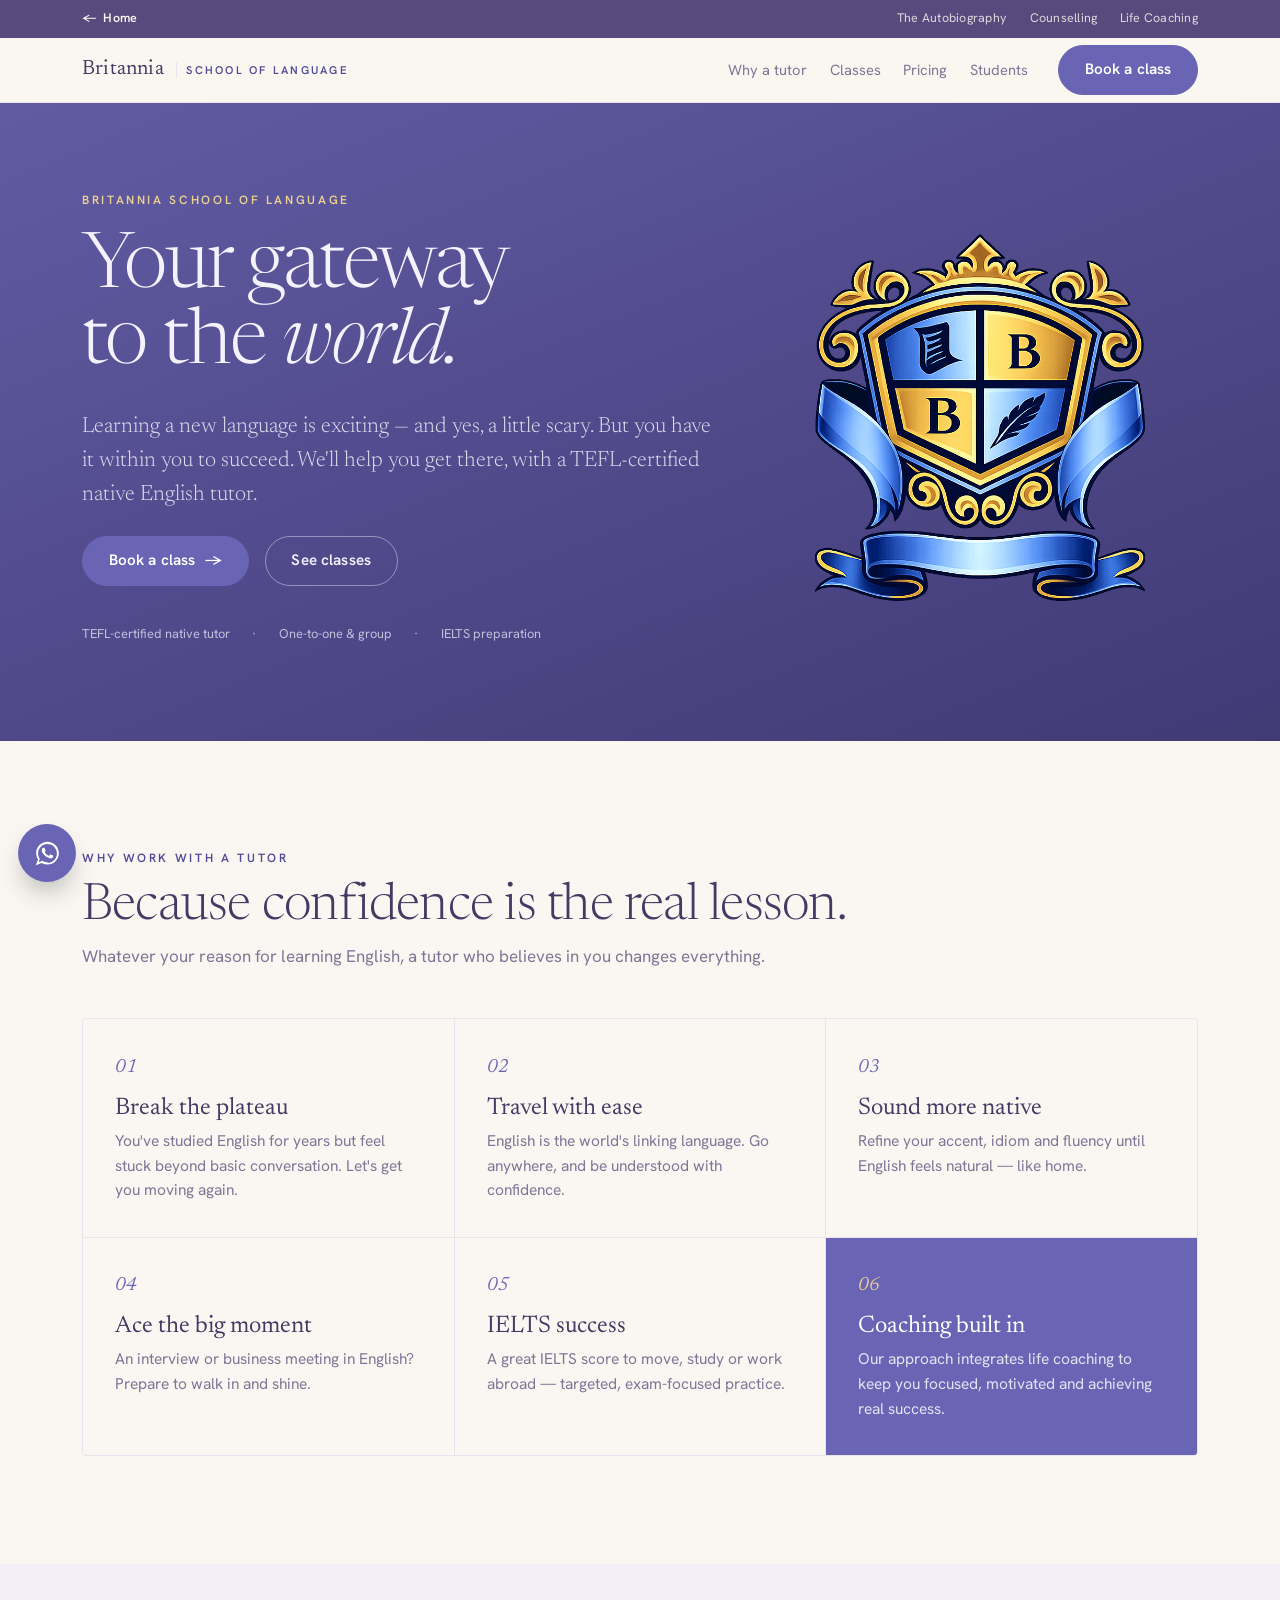
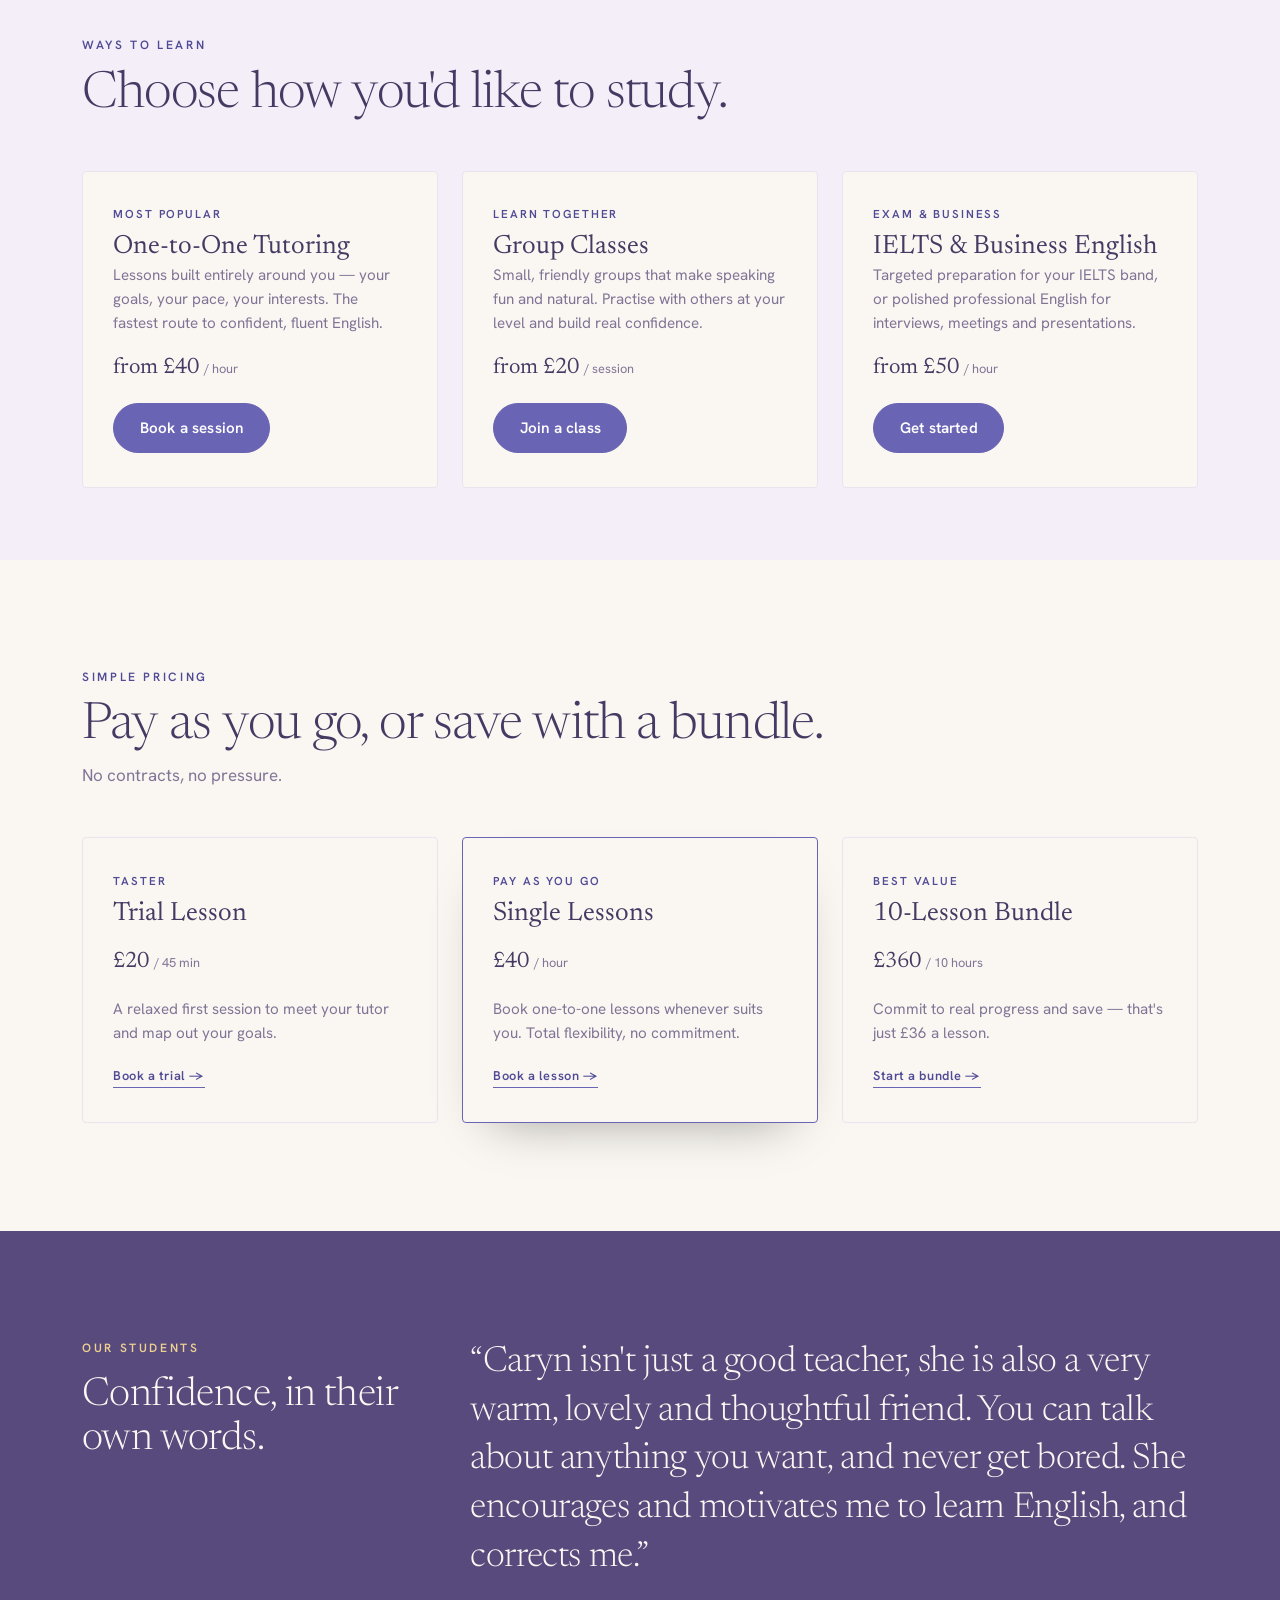
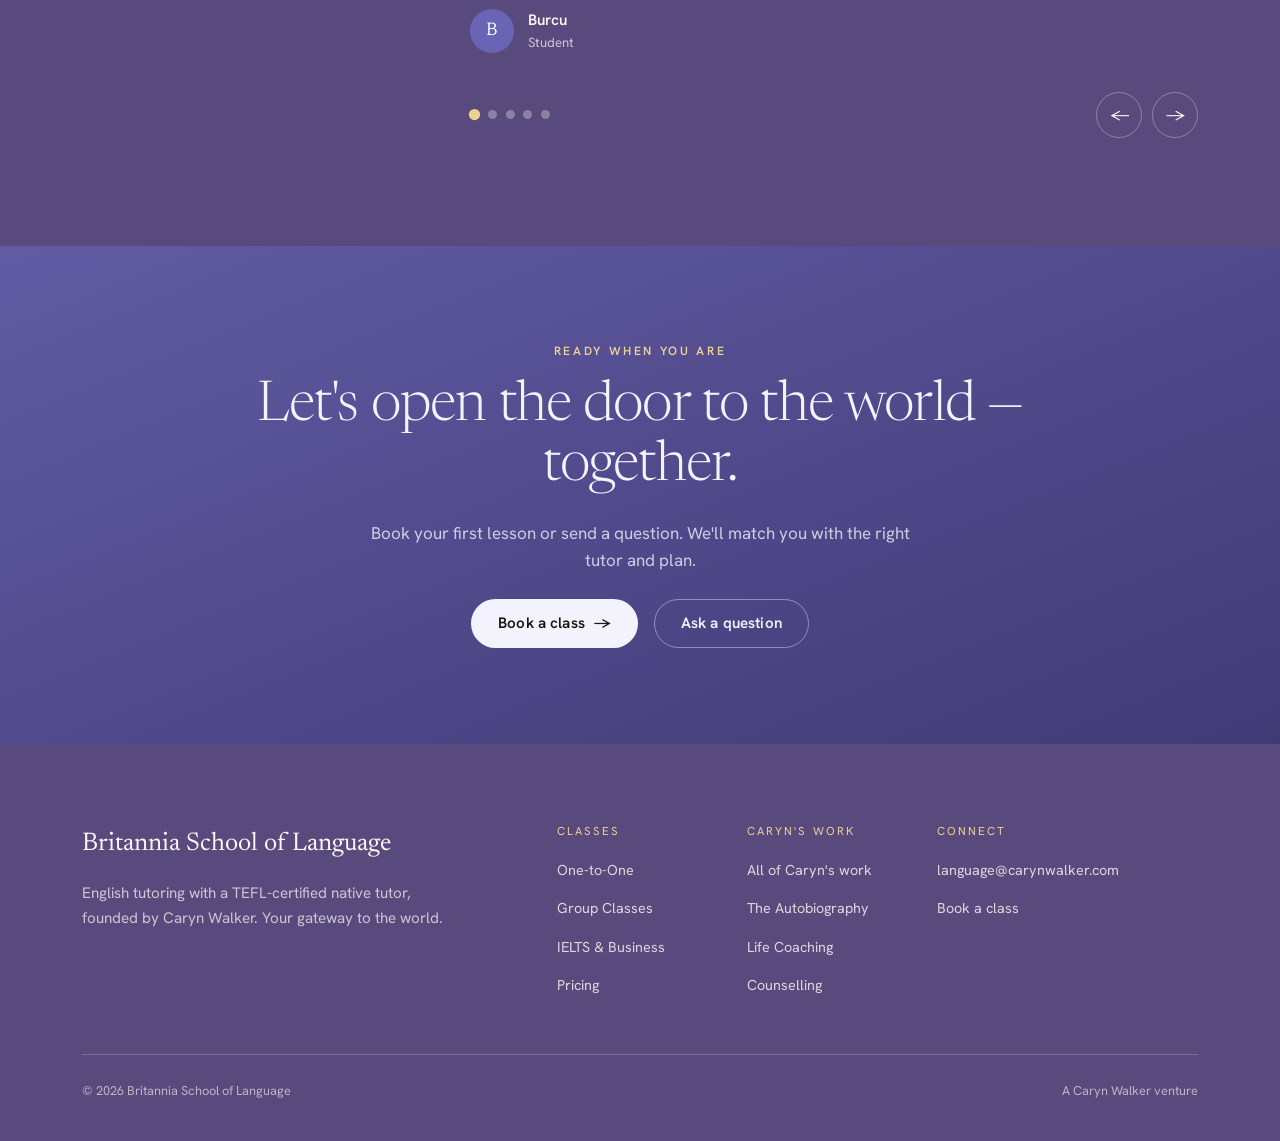
<file: tutoring.html>
<!DOCTYPE html>
<html lang="en">
<head>
<meta charset="utf-8">
<meta name="viewport" content="width=device-width, initial-scale=1.0">
<link rel="icon" type="image/png" href="images/favicon.png">
<title>Britannia School of Language — English Tutoring with Caryn Walker</title>
<meta name="description" content="Britannia School of Language — English tutoring with a TEFL-certified native tutor. One-to-one sessions, group classes and IELTS preparation. Your gateway to the world.">
<link rel="preconnect" href="https://fonts.googleapis.com">
<link rel="preconnect" href="https://fonts.gstatic.com" crossorigin>
<link href="https://fonts.googleapis.com/css2?family=Newsreader:ital,opsz,wght@0,6..72,300;0,6..72,400;0,6..72,500;1,6..72,300;1,6..72,400&family=Hanken+Grotesk:wght@300;400;500;600;700&display=swap" rel="stylesheet">
<link href="https://cdn.jsdelivr.net/npm/bootstrap@5.3.3/dist/css/bootstrap.min.css" rel="stylesheet">
<link href="css/style.css" rel="stylesheet">
</head>
<body data-world="britannia">

<!-- ============ UTILITY BAR ============ -->
<div class="site-head">
<div class="util-bar"><div class="container"><div class="inner"><a class="home" href="/"><span>←</span> Home</a><a href="author.html">The Autobiography</a><a href="counselling.html">Counselling</a><a href="coaching.html">Life Coaching</a></div></div></div>

<!-- ============ NAV ============ -->
<nav class="navbar navbar-expand-lg sticky-top">
  <div class="container">
    <a class="navbar-brand" href="/">
      <span class="name">Britannia</span>
      <span class="sep"></span>
      <span class="world">School of Language</span>
    </a>
    <button class="navbar-toggler" type="button" data-bs-toggle="collapse" data-bs-target="#nav">
      <span class="navbar-toggler-icon"></span>
    </button>
    <div class="collapse navbar-collapse justify-content-end" id="nav">
      <ul class="navbar-nav">
        <li class="nav-item"><a class="nav-link" href="#why">Why a tutor</a></li>
        <li class="nav-item"><a class="nav-link" href="#classes">Classes</a></li>
        <li class="nav-item"><a class="nav-link" href="#pricing">Pricing</a></li>
        <li class="nav-item"><a class="nav-link" href="#reviews">Students</a></li>
        <li class="nav-item nav-cta-wrap ms-lg-3">
          <a class="btn btn-primary btn-sm" href="#" data-bs-toggle="modal" data-bs-target="#bookingModal"
             data-kicker="Britannia School of Language" data-title="Book a class" data-service="A class enquiry">Book a class</a>
        </li>
      </ul>
    </div>
  </div>
</nav>
</div>

<!-- ============ HERO ============ -->
<header class="hero">
  <div class="container">
    <div class="row g-5 align-items-center" style="padding:5.5rem 0 6rem;">
      <div class="col-lg-7">
        <div class="eyebrow">Britannia School of Language</div>
        <h1>Your gateway<br>to the <em>world.</em></h1>
        <p class="lede">Learning a new language is exciting — and yes, a little scary. But you have it within you to succeed. We'll help you get there, with a TEFL-certified native English tutor.</p>
        <div class="d-flex flex-wrap gap-3 mt-4">
          <a class="btn btn-primary" href="#" data-bs-toggle="modal" data-bs-target="#bookingModal"
             data-kicker="Britannia School of Language" data-title="Book a class" data-service="A class enquiry">Book a class <span class="arr">→</span></a>
          <a class="btn btn-on-dark" href="#classes">See classes</a>
        </div>
        <div class="meta">
          <span>TEFL-certified native tutor</span>
          <span>·</span>
          <span>One-to-one &amp; group</span>
          <span>·</span>
          <span>IELTS preparation</span>
        </div>
      </div>
      <div class="col-lg-5 text-center">
        <div class="d-inline-block" style="max-width:330px;">
          <img src="images/britannia-crest.png" alt="Britannia School of Language crest">
        </div>
      </div>
    </div>
  </div>
</header>

<!-- ============ WHY A TUTOR ============ -->
<section class="section" id="why">
  <div class="container">
    <div class="shead reveal mb-5">
      <div>
        <div class="eyebrow">Why work with a tutor</div>
        <h2 class="serif">Because confidence is the real lesson.</h2>
      </div>
      <p>Whatever your reason for learning English, a tutor who believes in you changes everything.</p>
    </div>
    <div class="reveal feat-grid cols-3">
      <div class="feat"><div class="n">01</div><h3>Break the plateau</h3><p>You've studied English for years but feel stuck beyond basic conversation. Let's get you moving again.</p></div>
      <div class="feat"><div class="n">02</div><h3>Travel with ease</h3><p>English is the world's linking language. Go anywhere, and be understood with confidence.</p></div>
      <div class="feat"><div class="n">03</div><h3>Sound more native</h3><p>Refine your accent, idiom and fluency until English feels natural — like home.</p></div>
      <div class="feat"><div class="n">04</div><h3>Ace the big moment</h3><p>An interview or business meeting in English? Prepare to walk in and shine.</p></div>
      <div class="feat"><div class="n">05</div><h3>IELTS success</h3><p>A great IELTS score to move, study or work abroad — targeted, exam-focused practice.</p></div>
      <div class="feat" style="background:var(--accent);color:#fff;"><div class="n" style="color:var(--hero-eye);">06</div><h3 style="color:#fff;">Coaching built in</h3><p style="color:rgba(255,255,255,.82);">Our approach integrates life coaching to keep you focused, motivated and achieving real success.</p></div>
    </div>
  </div>
</section>

<!-- ============ CLASSES ============ -->
<section class="section-sm" id="classes" style="background:var(--paper-2);">
  <div class="container">
    <div class="shead reveal mb-5">
      <div>
        <div class="eyebrow">Ways to learn</div>
        <h2 class="serif">Choose how you'd like to study.</h2>
      </div>
    </div>
    <div class="row g-4 reveal">
      <div class="col-md-4">
        <div class="card h-100"><div class="card-body d-flex flex-column">
          <div class="tag">Most popular</div>
          <h3 class="serif">One-to-One Tutoring</h3>
          <p class="flex-grow-1">Lessons built entirely around you — your goals, your pace, your interests. The fastest route to confident, fluent English.</p>
          <div class="price mb-3">from £40 <small>/ hour</small></div>
          <a class="btn btn-primary btn-sm align-self-start" href="#" data-bs-toggle="modal" data-bs-target="#bookingModal"
             data-kicker="One-to-One Tutoring" data-title="Book a tutoring session" data-service="One-to-One Tutoring">Book a session</a>
        </div></div>
      </div>
      <div class="col-md-4">
        <div class="card h-100"><div class="card-body d-flex flex-column">
          <div class="tag">Learn together</div>
          <h3 class="serif">Group Classes</h3>
          <p class="flex-grow-1">Small, friendly groups that make speaking fun and natural. Practise with others at your level and build real confidence.</p>
     <div class="price mb-3">from £20 <small>/ session</small></div>
          <a class="btn btn-primary btn-sm align-self-start" href="#" data-bs-toggle="modal" data-bs-target="#bookingModal"
             data-kicker="Group Classes" data-title="Join a group class" data-service="Group Classes">Join a class</a>
        </div></div>
      </div>
      <div class="col-md-4">
        <div class="card h-100"><div class="card-body d-flex flex-column">
          <div class="tag">Exam &amp; business</div>
          <h3 class="serif">IELTS &amp; Business English</h3>
          <p class="flex-grow-1">Targeted preparation for your IELTS band, or polished professional English for interviews, meetings and presentations.</p>
         <div class="price mb-3">from £50 <small>/ hour</small></div>
          <a class="btn btn-primary btn-sm align-self-start" href="#" data-bs-toggle="modal" data-bs-target="#bookingModal"
             data-kicker="IELTS &amp; Business English" data-title="Prepare with Britannia" data-service="IELTS / Business English">Get started</a>
        </div></div>
      </div>
    </div>
  </div>
</section>

<!-- ============ PRICING ============ -->
<section class="section" id="pricing">
  <div class="container">
    <div class="shead reveal mb-5">
      <div>
        <div class="eyebrow">Simple pricing</div>
        <h2 class="serif">Pay as you go, or save with a bundle.</h2>
      </div>
      <p>No contracts, no pressure. </p>
    </div>
    <div class="row g-4 reveal">
      <div class="col-md-4">
        <div class="card h-100"><div class="card-body">
          <div class="tag">Taster</div>
          <h3 class="serif">Trial Lesson</h3>
         <div class="price my-3">£20 <small>/ 45 min</small></div>
          <p>A relaxed first session to meet your tutor and map out your goals.</p>
          <a class="go" href="#" data-bs-toggle="modal" data-bs-target="#bookingModal" data-kicker="Trial Lesson" data-title="Book a trial lesson" data-service="Trial Lesson">Book a trial →</a>
        </div></div>
      </div>
      <div class="col-md-4">
        <div class="card h-100" style="border-color:var(--accent);box-shadow:0 24px 50px -30px rgba(0,0,0,.4);"><div class="card-body">
          <div class="tag">Pay as you go</div>
          <h3 class="serif">Single Lessons</h3>
         <div class="price my-3">£40 <small>/ hour</small></div>
          <p>Book one-to-one lessons whenever suits you. Total flexibility, no commitment.</p>
          <a class="go" href="#" data-bs-toggle="modal" data-bs-target="#bookingModal" data-kicker="Single Lessons" data-title="Book a lesson" data-service="Single Lessons">Book a lesson →</a>
        </div></div>
      </div>
      <div class="col-md-4">
        <div class="card h-100"><div class="card-body">
          <div class="tag">Best value</div>
          <h3 class="serif">10-Lesson Bundle</h3>
         <div class="price my-3">£360 <small>/ 10 hours</small></div>
<p>Commit to real progress and save — that's just £36 a lesson.</p>
          <a class="go" href="#" data-bs-toggle="modal" data-bs-target="#bookingModal" data-kicker="10-Lesson Bundle" data-title="Start a bundle" data-service="10-Lesson Bundle">Start a bundle →</a>
        </div></div>
      </div>
    </div>
  </div>
</section>

<!-- ============ STUDENTS / TESTIMONIALS ============ -->
<section class="section tst" id="reviews">
  <div class="container">
    <div class="row g-5">
      <div class="col-lg-4 reveal">
        <div class="eyebrow">Our students</div>
        <h2 class="serif mt-3" style="font-size:clamp(28px,3.4vw,40px);font-weight:300;line-height:1.1;letter-spacing:-.015em;">
          Confidence, in their own words.
        </h2>
      </div>
      <div class="col-lg-8 reveal">
        <div id="tstCarousel" class="carousel slide" data-bs-ride="false">
          <div class="carousel-inner">
            <div class="carousel-item active">
              <blockquote class="serif">“Caryn isn't just a good teacher, she is also a very warm, lovely and thoughtful friend. You can talk about anything you want, and never get bored. She encourages and motivates me to learn English, and corrects me.”</blockquote>
              <div class="by"><span class="av serif">B</span><div><div class="nm">Burcu</div><div class="ro">Student</div></div></div>
            </div>
            <div class="carousel-item">
              <blockquote class="serif">“Her 1-on-1 sessions provided the personalized attention I needed to improve quickly. Her teaching methods are innovative and engaging, making every lesson enjoyable and effective.”</blockquote>
              <div class="by"><span class="av serif">E</span><div><div class="nm">Eda Meric</div><div class="ro">Student</div></div></div>
            </div>
            <div class="carousel-item">
              <blockquote class="serif">“I just wanted to express my deepest admiration for you as an English teacher. Your ability to make our conversations flow smoothly and enjoyably is truly remarkable.”</blockquote>
              <div class="by"><span class="av serif">R</span><div><div class="nm">Reham.hab</div><div class="ro">Student</div></div></div>
            </div>
            <div class="carousel-item">
              <blockquote class="serif">“Caryn is the best tutor. She's kind, gentle, and patient. She helps me with my IELTS preparation, and she always reminds me of the accuracy of expression.”</blockquote>
              <div class="by"><span class="av serif">K</span><div><div class="nm">Kevin Wu</div><div class="ro">IELTS student</div></div></div>
            </div>
            <div class="carousel-item">
              <blockquote class="serif">“Caryn listens to my poor English patiently and corrects my mistakes and pronunciation promptly. She often praises me and motivates me to speak English more confidently.”</blockquote>
              <div class="by"><span class="av serif">A</span><div><div class="nm">Asami</div><div class="ro">Student</div></div></div>
            </div>
          </div>
          <div class="tst-ctl">
            <div class="carousel-indicators tst-dots">
              <button type="button" data-bs-target="#tstCarousel" data-bs-slide-to="0" class="active" aria-label="1"></button>
              <button type="button" data-bs-target="#tstCarousel" data-bs-slide-to="1" aria-label="2"></button>
              <button type="button" data-bs-target="#tstCarousel" data-bs-slide-to="2" aria-label="3"></button>
              <button type="button" data-bs-target="#tstCarousel" data-bs-slide-to="3" aria-label="4"></button>
              <button type="button" data-bs-target="#tstCarousel" data-bs-slide-to="4" aria-label="5"></button>
            </div>
            <div class="tst-arrows">
              <button type="button" data-bs-target="#tstCarousel" data-bs-slide="prev" aria-label="Previous">←</button>
              <button type="button" data-bs-target="#tstCarousel" data-bs-slide="next" aria-label="Next">→</button>
            </div>
          </div>
        </div>
      </div>
    </div>
  </div>
</section>

<!-- ============ CTA ============ -->
<section class="cta-band">
  <div class="container reveal">
    <div class="eyebrow" style="color:var(--hero-eye);">Ready when you are</div>
    <h2 class="mt-3">Let's open the door to the world — together.</h2>
    <p>Book your first lesson or send a question. We'll match you with the right tutor and plan.</p>
    <div class="d-flex gap-3 justify-content-center flex-wrap mt-4">
      <a class="btn btn-paper" href="#" data-bs-toggle="modal" data-bs-target="#bookingModal"
         data-kicker="Britannia School of Language" data-title="Book a class" data-service="A class enquiry">Book a class <span class="arr">→</span></a>
      <a class="btn btn-on-dark" href="mailto:language@carynwalker.com">Ask a question</a>
    </div>
  </div>
</section>

<!-- ============ FOOTER ============ -->
<footer class="site-foot">
  <div class="container">
    <div class="row g-4">
      <div class="col-lg-5 col-6">
        <div class="name serif">Britannia School of Language</div>
        <p class="blurb">English tutoring with a TEFL-certified native tutor, founded by Caryn Walker. Your gateway to the world.</p>
      </div>
      <div class="col-lg-2 col-6">
        <h4>Classes</h4>
        <ul>
          <li><a href="#classes">One-to-One</a></li>
          <li><a href="#classes">Group Classes</a></li>
          <li><a href="#classes">IELTS &amp; Business</a></li>
          <li><a href="#pricing">Pricing</a></li>
        </ul>
      </div>
      <div class="col-lg-2 col-6">
        <h4>Caryn's Work</h4>
        <ul>
          <li><a href="/">All of Caryn's work</a></li>
          <li><a href="author.html">The Autobiography</a></li>
          <li><a href="coaching.html">Life Coaching</a></li>
          <li><a href="counselling.html">Counselling</a></li>
        </ul>
      </div>
      <div class="col-lg-3 col-6">
        <h4>Connect</h4>
        <ul>
          <li><a href="mailto:language@carynwalker.com">language@carynwalker.com</a></li>
          <li><a href="#" data-bs-toggle="modal" data-bs-target="#bookingModal" data-kicker="Britannia School of Language" data-title="Book a class" data-service="A class enquiry">Book a class</a></li>
        </ul>
      </div>
    </div>
    <div class="base">
      <span>© <span data-year>2026</span> Britannia School of Language</span>
      <span>A Caryn Walker venture</span>
    </div>
  </div>
</footer>

<!-- ============ BOOKING MODAL ============ -->
<div class="modal fade" id="bookingModal" tabindex="-1" aria-hidden="true" data-bs-backdrop="static" data-bs-keyboard="false">
  <div class="modal-dialog modal-dialog-centered">
    <div class="modal-content">
      <div class="modal-top">
        <button type="button" class="x" data-bs-dismiss="modal" aria-label="Close">✕</button>
        <div class="eyebrow" data-book-kicker>Britannia School of Language</div>
        <h3 data-book-title>Book a class</h3>
      </div>
      <div class="modal-body">
        <form novalidate action="https://formspree.io/f/mbdngope" method="POST">
          <input type="hidden" name="service" value="">
          <div class="row g-3">
            <div class="col-md-6"><label class="form-label">Your name</label><input class="form-control" name="name" placeholder="Jane Doe" required></div>
            <div class="col-md-6"><label class="form-label">Email</label><input class="form-control" type="email" name="email" placeholder="you@email.com" required></div>
          </div>
          <div class="mt-3">
            <label class="form-label">What would you like?</label>
            <div class="d-flex flex-wrap gap-2 chip-group">
              <span class="chip" data-val="One-to-One Tutoring">One-to-One</span>
              <span class="chip" data-val="Group Classes">Group Classes</span>
              <span class="chip" data-val="IELTS Prep">IELTS Prep</span>
              <span class="chip" data-val="Business English">Business English</span>
            </div>
            <input type="hidden" name="interest">
          </div>
          <div class="mt-3">
            <label class="form-label">Your level</label>
            <div class="d-flex flex-wrap gap-2 chip-group">
              <span class="chip" data-val="Beginner">Beginner</span>
              <span class="chip" data-val="Intermediate">Intermediate</span>
              <span class="chip" data-val="Advanced">Advanced</span>
              <span class="chip" data-val="Not sure">Not sure</span>
            </div>
            <input type="hidden" name="level">
          </div>
          <div class="mt-3">
            <label class="form-label">Anything else? <span class="text-secondary fw-normal">(optional)</span></label>
            <textarea class="form-control" name="message" rows="2" placeholder="Your goals, availability, questions…"></textarea>
          </div>
          <button class="btn btn-primary mt-4 w-100 justify-content-center" type="submit">Send enquiry <span class="arr">→</span></button>
          <p class="text-secondary text-center mt-3 mb-0" style="font-size:.8rem;">Caryn will personally reply within a day or two.</p>
        </form>
        <div class="modal-done d-none text-center py-2">
          <div class="ok">✓</div>
          <h3 class="serif" data-greet>Thank you.</h3>
          <p>Your enquiry is on its way. We'll be in touch very soon to arrange your first lesson.</p>
          <button class="btn btn-outline-dark mt-2" data-bs-dismiss="modal">Close</button>
        </div>
      </div>
    </div>
  </div>
</div>

<script src="https://cdn.jsdelivr.net/npm/bootstrap@5.3.3/dist/js/bootstrap.bundle.min.js"></script>
<a class="wa-btn" href="https://wa.me/447387612409" target="_blank" rel="noopener" aria-label="Message Caryn on WhatsApp"><span class="wa-tip">Message Caryn</span><svg viewBox="0 0 32 32" fill="currentColor" aria-hidden="true"><path d="M16.004 3C9.096 3 3.5 8.596 3.5 15.504c0 2.61.79 5.036 2.144 7.05L3 29l6.62-2.586a12.44 12.44 0 0 0 6.384 1.744h.005c6.907 0 12.503-5.596 12.503-12.504C28.512 8.746 22.916 3.15 16.004 3zm0 22.77h-.004a10.36 10.36 0 0 1-5.29-1.45l-.38-.226-3.93 1.535 1.05-3.828-.248-.393a10.24 10.24 0 0 1-1.58-5.463c0-5.71 4.65-10.36 10.386-10.36 2.773 0 5.38 1.082 7.34 3.046a10.31 10.31 0 0 1 3.043 7.325c0 5.71-4.65 10.36-10.386 10.36zm5.687-7.766c-.312-.156-1.846-.91-2.132-1.014-.286-.104-.494-.156-.702.156-.208.312-.806 1.014-.988 1.222-.182.208-.364.234-.676.078-.312-.156-1.317-.485-2.508-1.548-.927-.827-1.553-1.848-1.735-2.16-.182-.312-.02-.48.137-.636.14-.14.312-.364.468-.546.156-.182.208-.312.312-.52.104-.208.052-.39-.026-.546-.078-.156-.702-1.692-.962-2.318-.253-.61-.51-.527-.702-.537l-.598-.01c-.208 0-.546.078-.832.39-.286.312-1.09 1.065-1.09 2.6 0 1.534 1.116 3.017 1.272 3.225.156.208 2.196 3.354 5.32 4.702.744.321 1.324.513 1.777.657.746.237 1.425.204 1.962.124.599-.09 1.846-.755 2.106-1.485.26-.73.26-1.355.182-1.485-.078-.13-.286-.208-.598-.364z"/></svg></a>
<script src="js/site.js"></script>
</body>
</html>
</file>
<file: css/style.css>
/* ============================================================
   Caryn Walker — Bootstrap 5 theme layer
   Load AFTER bootstrap.min.css. Overrides Bootstrap tokens +
   restyles its components (navbar, btn, card, modal, carousel,
   forms) into an editorial system, then adds a few custom
   components (hero, triptych, pull-quote, placeholders, footer).

   Type: Newsreader (serif display) + Hanken Grotesk (sans).
   Three "worlds" via [data-world] on <body>: hub·author·britannia·coaching
   ============================================================ */

/* ---------- brand tokens ---------- */
:root{
  --serif:'Newsreader', Georgia, 'Times New Roman', serif;
  --sans:'Hanken Grotesk', system-ui, -apple-system, sans-serif;

  --paper:#faf7f2; --paper-2:#f3eef7;
  --ink:#453a63; --ink-2:#5e5280; --soft:#807596; --line:#e9e3ee;

  --accent:#9179bd; --accent-ink:#71589e;
  --hero-a:#6b5b9a; --hero-b:#4a3d73; --hero-fg:#f7f3fc; --hero-eye:#e0c079;

  /* map onto Bootstrap */
  --bs-body-bg:var(--paper);
  --bs-body-color:var(--ink);
  --bs-body-font-family:var(--sans);
  --bs-body-font-size:1.0625rem;
  --bs-body-line-height:1.6;
  --bs-emphasis-color:var(--ink);
  --bs-border-color:var(--line);
  --bs-primary:var(--accent);
  --bs-link-color:var(--accent-ink);
  --bs-link-hover-color:var(--ink);
  --bs-border-radius:.5rem;
}
[data-world="author"]{ --accent:#c07f99; --accent-ink:#a2607c;
  --hero-a:#8a5f7c; --hero-b:#5f4058; --hero-fg:#fdf4f8; --hero-eye:#f0c3d3; }
[data-world="britannia"]{ --accent:#6a64b5; --accent-ink:#514b96; --gold:#d9b65a;
  --hero-a:#615ba3; --hero-b:#403a75; --hero-fg:#f4f2fd; --hero-eye:#ecd190; }
[data-world="coaching"]{ --accent:#9179bd; --accent-ink:#71589e;
  --hero-a:#71609f; --hero-b:#4d4176; --hero-fg:#f8f4fd; --hero-eye:#d9c4ef; }
[data-world="counselling"]{ --accent:#7a83c4; --accent-ink:#5f68a6;
  --hero-a:#5f679f; --hero-b:#414872; --hero-fg:#f3f4fc; --hero-eye:#c3caea; }

/* ---------- base ---------- */
body{ -webkit-font-smoothing:antialiased; text-rendering:optimizeLegibility; }
img{ max-width:100%; }
a{ text-decoration:none; }
h1,h2,h3,h4,h5{ font-weight:400; }
.serif{ font-family:var(--serif); }
::selection{ background:var(--accent); color:#fff; }
.text-accent{ color:var(--accent-ink) !important; }

.eyebrow{ font-family:var(--sans); text-transform:uppercase; letter-spacing:.22em;
  font-size:.75rem; font-weight:600; }
.section{ padding:6.75rem 0; }
.section-sm{ padding:4.5rem 0; }
.lead-serif{ font-family:var(--serif); font-weight:300; font-size:clamp(18px,2vw,22px); line-height:1.55; }

/* utility container widths kept Bootstrap; just a narrow helper */
.container-narrow{ max-width:860px; }

/* ---------- navbar ---------- */
.navbar{ --bs-navbar-padding-y:0; background:color-mix(in srgb,var(--paper) 86%, transparent);
  backdrop-filter:blur(14px) saturate(1.1); border-bottom:1px solid var(--line); }
.navbar .navbar-brand{ display:flex; align-items:baseline; gap:.75rem; padding:0; }
.navbar-brand .name{ font-family:var(--serif); font-size:1.3rem; color:var(--ink); letter-spacing:.01em; }
.navbar-brand .sep{ width:1px; height:16px; background:var(--line); align-self:center; }
.navbar-brand .world{ font-size:.7rem; letter-spacing:.2em; text-transform:uppercase; color:var(--accent-ink); font-weight:600; }
.navbar-nav{ --bs-nav-link-padding-y:1.25rem; align-items:center; gap:.4rem; }
.navbar .nav-link{ font-size:.92rem; color:var(--soft); transition:color .2s; }
.navbar .nav-link:hover, .navbar .nav-link.active{ color:var(--ink); }
.navbar .nav-link.active{ color:var(--accent-ink); }
.navbar-toggler{ border:0; padding:.4rem; }
.navbar-toggler:focus{ box-shadow:none; }
.nav-height{ min-height:68px; }

/* ---------- buttons ---------- */
.btn{ --bs-btn-border-radius:100px; --bs-btn-padding-x:1.6rem; --bs-btn-padding-y:.78rem;
  --bs-btn-font-family:var(--sans); --bs-btn-font-size:.95rem; --bs-btn-font-weight:600;
  display:inline-flex; align-items:center; gap:.6rem; letter-spacing:.01em; transition:.22s; white-space:nowrap; }
.btn .arr{ transition:transform .22s; }
.btn:hover .arr{ transform:translateX(4px); }
.btn-primary{ --bs-btn-bg:var(--accent); --bs-btn-border-color:var(--accent);
  --bs-btn-hover-bg:var(--accent-ink); --bs-btn-hover-border-color:var(--accent-ink);
  --bs-btn-active-bg:var(--accent-ink); --bs-btn-active-border-color:var(--accent-ink);
  --bs-btn-disabled-bg:var(--accent); --bs-btn-disabled-border-color:var(--accent); color:#fff; }
.btn-dark{ --bs-btn-bg:var(--ink); --bs-btn-border-color:var(--ink);
  --bs-btn-hover-bg:#000; --bs-btn-hover-border-color:#000; }
.btn-outline-dark{ --bs-btn-color:var(--ink); --bs-btn-border-color:var(--ink);
  --bs-btn-hover-bg:var(--ink); --bs-btn-hover-border-color:var(--ink); --bs-btn-hover-color:var(--paper); }
.btn-paper{ --bs-btn-bg:var(--hero-fg); --bs-btn-color:#1a1510; --bs-btn-hover-bg:#fff; --bs-btn-hover-color:#1a1510; }
.btn-on-dark{ --bs-btn-color:var(--hero-fg); --bs-btn-border-color:rgba(255,255,255,.4);
  --bs-btn-hover-bg:var(--hero-fg); --bs-btn-hover-color:#161210; --bs-btn-hover-border-color:var(--hero-fg);
  border:1px solid rgba(255,255,255,.4); }

/* ---------- hero (dark, per-world) ---------- */
.hero{ position:relative; background:linear-gradient(158deg,var(--hero-a),var(--hero-b));
  color:var(--hero-fg); overflow:hidden; }
.hero .eyebrow{ color:var(--hero-eye); }
.hero h1{ font-family:var(--serif); font-weight:300; font-size:clamp(44px,6vw,82px);
  line-height:1; letter-spacing:-.02em; margin:1.3rem 0 0; }
.hero h1 em{ font-style:italic; }
.hero .lede{ font-family:var(--serif); font-weight:300; font-size:clamp(18px,2vw,22px);
  line-height:1.55; color:color-mix(in srgb,var(--hero-fg) 86%, transparent); margin-top:1.6rem; max-width:30em; }
.hero .meta{ display:flex; flex-wrap:wrap; gap:1.4rem; margin-top:2.4rem;
  font-size:.8rem; color:color-mix(in srgb,var(--hero-fg) 70%, transparent); }

/* ---------- image frames + placeholders ---------- */
.framed img{ width:100%; border-radius:2px; }
.framed.book img{ box-shadow:0 30px 70px -20px rgba(0,0,0,.6); }
.framed.bw img{ filter:grayscale(1) contrast(1.03); }
.ph{ position:relative; border-radius:2px; overflow:hidden; display:flex; align-items:center; justify-content:center;
  background:repeating-linear-gradient(135deg,var(--paper-2),var(--paper-2) 11px,var(--paper) 11px,var(--paper) 22px);
  border:1px solid var(--line); }
.ph.on-dark{ border-color:rgba(255,255,255,.14);
  background:repeating-linear-gradient(135deg,rgba(255,255,255,.05),rgba(255,255,255,.05) 11px,rgba(255,255,255,.02) 11px,rgba(255,255,255,.02) 22px); }
.ph .lab{ font-family:ui-monospace,'SF Mono',Menlo,monospace; font-size:.72rem; letter-spacing:.06em;
  color:var(--soft); background:var(--paper); padding:.32rem .7rem; border-radius:100px; border:1px solid var(--line); }
.ph.on-dark .lab{ color:color-mix(in srgb,var(--hero-fg) 70%, transparent); background:rgba(0,0,0,.25); border-color:rgba(255,255,255,.16); }

/* ---------- section header ---------- */
.shead .eyebrow{ color:var(--accent-ink); }
.shead h2{ font-family:var(--serif); font-weight:300; font-size:clamp(32px,4vw,52px);
  line-height:1.05; letter-spacing:-.015em; margin-top:.85rem; }
.shead p{ color:var(--soft); }

/* ---------- feature list ---------- */
.feat{ background:var(--paper); padding:2.1rem 2rem; height:100%; }
.feat .n{ font-family:var(--serif); font-style:italic; font-size:1.2rem; color:var(--accent); }
.feat h3{ font-family:var(--serif); font-size:1.5rem; margin:.7rem 0 .4rem; line-height:1.15; }
.feat p{ color:var(--soft); font-size:.97rem; margin:0; }
.feat-grid{ display:grid; grid-template-columns:repeat(2,1fr); gap:1px; background:var(--line);
  border:1px solid var(--line); border-radius:4px; overflow:hidden; }
.feat-grid.cols-3{ grid-template-columns:repeat(3,1fr); }

/* ---------- cards (Bootstrap .card restyle) ---------- */
.card{ --bs-card-bg:var(--paper); --bs-card-border-color:var(--line); --bs-card-border-radius:4px;
  --bs-card-spacer-x:1.9rem; --bs-card-spacer-y:2.1rem; transition:.25s; }
.card:hover{ border-color:var(--accent); transform:translateY(-3px); box-shadow:0 20px 44px -28px rgba(0,0,0,.35); }
.card .tag{ font-size:.72rem; letter-spacing:.16em; text-transform:uppercase; color:var(--accent-ink); font-weight:600; }
.card h3{ font-family:var(--serif); font-size:1.65rem; margin:.6rem 0 0; line-height:1.1; }
.card p{ color:var(--soft); font-size:.95rem; }
.card .price{ font-family:var(--serif); font-size:1.4rem; }
.card .price small{ font-family:var(--sans); font-size:.8rem; color:var(--soft); }
.card .go{ font-size:.8rem; font-weight:600; letter-spacing:.04em; color:var(--accent-ink);
  border-bottom:1px solid var(--accent); padding-bottom:3px; align-self:flex-start; }

/* ---------- pull quote ---------- */
.pull{ text-align:center; padding:6rem 0; }
.pull blockquote{ font-family:var(--serif); font-weight:300; font-style:italic;
  font-size:clamp(28px,3.6vw,44px); line-height:1.3; max-width:17em; margin:0 auto; letter-spacing:-.01em; }
.pull cite{ display:block; font-style:normal; font-size:.75rem; letter-spacing:.2em;
  text-transform:uppercase; color:var(--accent-ink); margin-top:1.6rem; }

/* ---------- testimonials (Bootstrap carousel restyle) ---------- */
.tst{ background:#584a7d; color:#faf7f2; }
.tst .eyebrow{ color:var(--hero-eye); }
.tst .carousel-item blockquote{ font-family:var(--serif); font-weight:300;
  font-size:clamp(24px,3vw,36px); line-height:1.35; max-width:22em; letter-spacing:-.01em; }
.tst .by{ margin-top:1.6rem; display:flex; align-items:center; gap:.9rem; }
.tst .by .av{ width:44px; height:44px; border-radius:50%; background:var(--accent); color:#fff;
  display:flex; align-items:center; justify-content:center; font-family:var(--serif); font-size:1.15rem; }
.tst .by .nm{ font-weight:600; font-size:.95rem; }
.tst .by .ro{ font-size:.83rem; color:rgba(250,247,242,.72); }
.tst-ctl{ display:flex; align-items:center; gap:1rem; margin-top:2.4rem; }
.tst-dots{ display:flex; gap:.55rem; }
.tst-ctl .carousel-indicators{ position:static; margin:0; padding:0; z-index:auto; }
.tst-dots [data-bs-target]{ width:9px; height:9px; border-radius:50%; background:rgba(250,247,242,.32);
  border:0; padding:0; transition:.2s; text-indent:0; opacity:1; margin:0; }
.tst-dots [data-bs-target].active{ background:var(--hero-eye); transform:scale(1.25); }
.tst-arrows{ margin-left:auto; display:flex; gap:.6rem; }
.tst-arrows button{ width:46px; height:46px; border-radius:50%; border:1px solid rgba(250,247,242,.32);
  background:none; color:var(--paper); cursor:pointer; font-size:1.1rem; transition:.2s;
  display:flex; align-items:center; justify-content:center; }
.tst-arrows button:hover{ background:rgba(250,247,242,.14); border-color:rgba(250,247,242,.62); }

/* ---------- CTA band ---------- */
.cta-band{ background:linear-gradient(158deg,var(--hero-a),var(--hero-b)); color:var(--hero-fg);
  text-align:center; padding:6rem 0; }
.cta-band h2{ font-family:var(--serif); font-weight:300; font-size:clamp(32px,4.4vw,56px);
  line-height:1.08; letter-spacing:-.015em; max-width:16em; margin:0 auto; }
.cta-band p{ color:color-mix(in srgb,var(--hero-fg) 78%, transparent); max-width:34em; margin:1.4rem auto 0; }

/* ---------- footer ---------- */
.site-foot{ background:#584a7d; color:#faf7f2; padding:5rem 0 2.5rem; }
.site-foot .name{ font-family:var(--serif); font-size:1.6rem; }
.site-foot .blurb{ color:rgba(250,247,242,.72); font-size:.95rem; margin-top:1rem; max-width:24em; }
.site-foot .blurb a{ color:rgba(250,247,242,.9); border-bottom:1px solid rgba(250,247,242,.35); transition:.2s; }
.site-foot .blurb a:hover{ color:var(--paper); border-bottom-color:var(--paper); }
.site-foot h4{ font-size:.72rem; letter-spacing:.18em; text-transform:uppercase; color:var(--hero-eye); margin-bottom:1.1rem; }
.site-foot ul{ list-style:none; margin:0; padding:0; display:flex; flex-direction:column; gap:.7rem; }
.site-foot ul a{ color:rgba(250,247,242,.82); font-size:.9rem; transition:.2s; }
.site-foot ul a:hover{ color:var(--paper); }
.site-foot .base{ display:flex; justify-content:space-between; align-items:center; flex-wrap:wrap; gap:.9rem;
  margin-top:3.5rem; padding-top:1.6rem; border-top:1px solid rgba(250,247,242,.2);
  font-size:.8rem; color:rgba(250,247,242,.62); }

.site-foot .base a{ color:rgba(250,247,242,.62); transition:color .2s; }
.site-foot .base a:hover{ color:var(--paper); }
/* ---------- retailers (buy the book) ---------- */
.retailer{ display:inline-flex; flex-direction:column; gap:2px; border:1px solid var(--line);
  border-radius:8px; padding:.7rem 1.25rem; background:#fff; transition:.2s; min-width:140px; }
.retailer:hover{ border-color:var(--accent); transform:translateY(-2px); }
.retailer .k{ font-size:.66rem; letter-spacing:.12em; text-transform:uppercase; color:var(--soft); }
.retailer .v{ font-family:var(--serif); font-size:1.18rem; }

/* ---------- modal (Bootstrap restyle) ---------- */
.modal-content{ --bs-modal-bg:var(--paper); --bs-modal-border-width:0; --bs-modal-border-radius:6px;
  overflow:hidden; box-shadow:0 40px 100px -20px rgba(0,0,0,.5); }
.modal-top{ background:linear-gradient(158deg,var(--hero-a),var(--hero-b)); color:var(--hero-fg); padding:1.9rem 2.1rem; position:relative; }
.modal-top .eyebrow{ color:var(--hero-eye); }
.modal-top h3{ font-family:var(--serif); font-weight:300; font-size:1.85rem; margin-top:.5rem; }
.modal-top .x{ position:absolute; top:1.1rem; right:1.1rem; width:34px; height:34px; border-radius:50%;
  border:1px solid rgba(255,255,255,.3); background:none; color:var(--hero-fg); cursor:pointer; font-size:1.05rem; line-height:1; }
.modal-top .x:hover{ background:rgba(255,255,255,.12); }
.modal-body{ padding:1.9rem 2.1rem 2.1rem; }
.form-label{ font-size:.8rem; font-weight:600; margin-bottom:.4rem; }
.form-control, .form-select{ --bs-border-color:var(--line); border-radius:6px; font-size:.95rem; padding:.7rem .85rem; background:#fff; }
.form-control:focus, .form-select:focus{ border-color:var(--accent); box-shadow:0 0 0 3px color-mix(in srgb,var(--accent) 18%,transparent); }
.chip{ font-size:.85rem; padding:.55rem .95rem; border:1px solid var(--line); border-radius:100px; cursor:pointer; background:#fff; transition:.18s; }
.chip:hover{ border-color:var(--accent); }
.chip.sel{ background:var(--accent); color:#fff; border-color:var(--accent); }
.form-control.is-invalid, .form-select.is-invalid{ border-color:#b3261e; background-image:none; }
.form-control.is-invalid:focus{ box-shadow:0 0 0 3px rgba(179,38,30,.16); }
.field-error{ color:#b3261e; font-size:.78rem; margin:.35rem 0 0; }
.form-alert{ background:#fbeceb; border:1px solid #f0c4c0; color:#8c1d18; font-size:.85rem;
  border-radius:8px; padding:.7rem .9rem; margin-bottom:1rem; }
.modal-done .ok{ width:58px; height:58px; border-radius:50%; background:var(--accent); color:#fff;
  display:flex; align-items:center; justify-content:center; font-size:1.6rem; margin:0 auto 1.1rem; }
.modal-done h3{ font-family:var(--serif); font-size:1.6rem; }
.modal-done p{ color:var(--soft); }

/* ---------- reveal on scroll ---------- */
.reveal{ opacity:0; transform:translateY(20px); transition:opacity .7s ease, transform .7s cubic-bezier(.2,.7,.3,1); }
.reveal.in{ opacity:1; transform:none; }
body.no-reveal .reveal{ opacity:1 !important; transform:none !important; }

/* ---------- tweakable corner variants ---------- */
body.cr-sharp .card{ --bs-card-border-radius:0; }
body.cr-sharp .form-control, body.cr-sharp .form-select, body.cr-sharp .retailer, body.cr-sharp .framed img, body.cr-sharp .feat{ border-radius:0 !important; }
body.cr-soft  .card{ --bs-card-border-radius:6px; }
body.cr-round .card{ --bs-card-border-radius:18px; }
body.cr-round .form-control, body.cr-round .form-select, body.cr-round .retailer{ border-radius:16px !important; }
body.cr-round .framed img{ border-radius:10px; }

/* ---------- butterfly mark ---------- */
.brand-mark{ height:30px; width:auto; align-self:center; flex:none; }
.navbar-brand{ gap:.6rem !important; }
.navbar-brand .sep{ margin-left:.15rem; }
.foot-mark{ height:44px; width:auto; margin-bottom:.7rem; }
.cta-mark{ height:52px; width:auto; margin:0 auto 1.4rem; opacity:.95; }
@media (max-width:575.98px){ .brand-mark{ height:26px; } .cta-mark{ height:42px; } }

/* ---------- utility bar (cross-links on subpages) ---------- */
.site-head{ position:sticky; top:0; z-index:1030; }
.site-head .navbar{ position:static; }
.util-bar{ background:#584a7d; color:rgba(250,247,242,.8); font-size:.78rem; }
.util-bar .inner{ display:flex; align-items:center; justify-content:flex-end; gap:1.4rem; min-height:38px; flex-wrap:wrap; }
.util-bar a{ color:rgba(250,247,242,.82); letter-spacing:.02em; transition:color .2s; white-space:nowrap; }
.util-bar a:hover{ color:var(--paper); }
.util-bar .home{ margin-right:auto; display:inline-flex; align-items:center; gap:.45rem; font-weight:600; color:var(--paper); }
@media (max-width:575.98px){ .util-bar{ font-size:.72rem; } .util-bar .inner{ gap:.9rem; justify-content:center; } .util-bar .home{ margin-right:0; width:100%; justify-content:center; padding-top:.4rem; } }

/* ---------- WhatsApp widget ---------- */
.wa-btn{ position:fixed; left:18px; bottom:18px; z-index:1040; width:58px; height:58px; border-radius:50%;
  background:var(--accent); color:#fff; display:flex; align-items:center; justify-content:center;
  box-shadow:0 14px 30px -10px rgba(0,0,0,.4); transition:.2s; }
.wa-btn:hover{ background:var(--accent-ink); transform:translateY(-2px); color:#fff; }
.wa-btn svg{ width:29px; height:29px; }
.wa-tip{ position:absolute; left:70px; bottom:14px; white-space:nowrap; background:#584a7d; color:#faf7f2;
  font-size:12.5px; font-weight:600; padding:8px 13px; border-radius:100px; opacity:0; transform:translateX(-6px);
  transition:.2s; pointer-events:none; }
.wa-btn:hover .wa-tip{ opacity:1; transform:translateX(0); }
body.modal-open .wa-btn{ display:none; }
@media (max-width:575.98px){ .wa-btn{ width:52px; height:52px; left:14px; bottom:14px; } .wa-btn svg{ width:26px; height:26px; } .wa-tip{ display:none; } }

/* ---------- responsive ---------- */
@media (max-width:991.98px){
  .navbar-nav{ --bs-nav-link-padding-y:.5rem; align-items:flex-start; padding:1rem 0 1.2rem; }
  .navbar .nav-cta-wrap{ margin-top:.5rem; }
  .feat-grid.cols-3{ grid-template-columns:repeat(2,1fr); }
  .section{ padding:4.5rem 0; }
}
/* .row.g-5 lives straight inside .container; its -1.5rem side margin overflows
   the container's .75rem padding below xl, causing horizontal scroll on mobile.
   Cap the horizontal gutter (keep the vertical one for stacked spacing). */
@media (max-width:1199.98px){
  .row.g-5{ --bs-gutter-x:1.5rem; }
}
@media (max-width:639.98px){
  .feat-grid, .feat-grid.cols-3{ grid-template-columns:1fr; }
}
@media (max-width:575.98px){
  .pull{ padding:4rem 0; }
}
</file>
